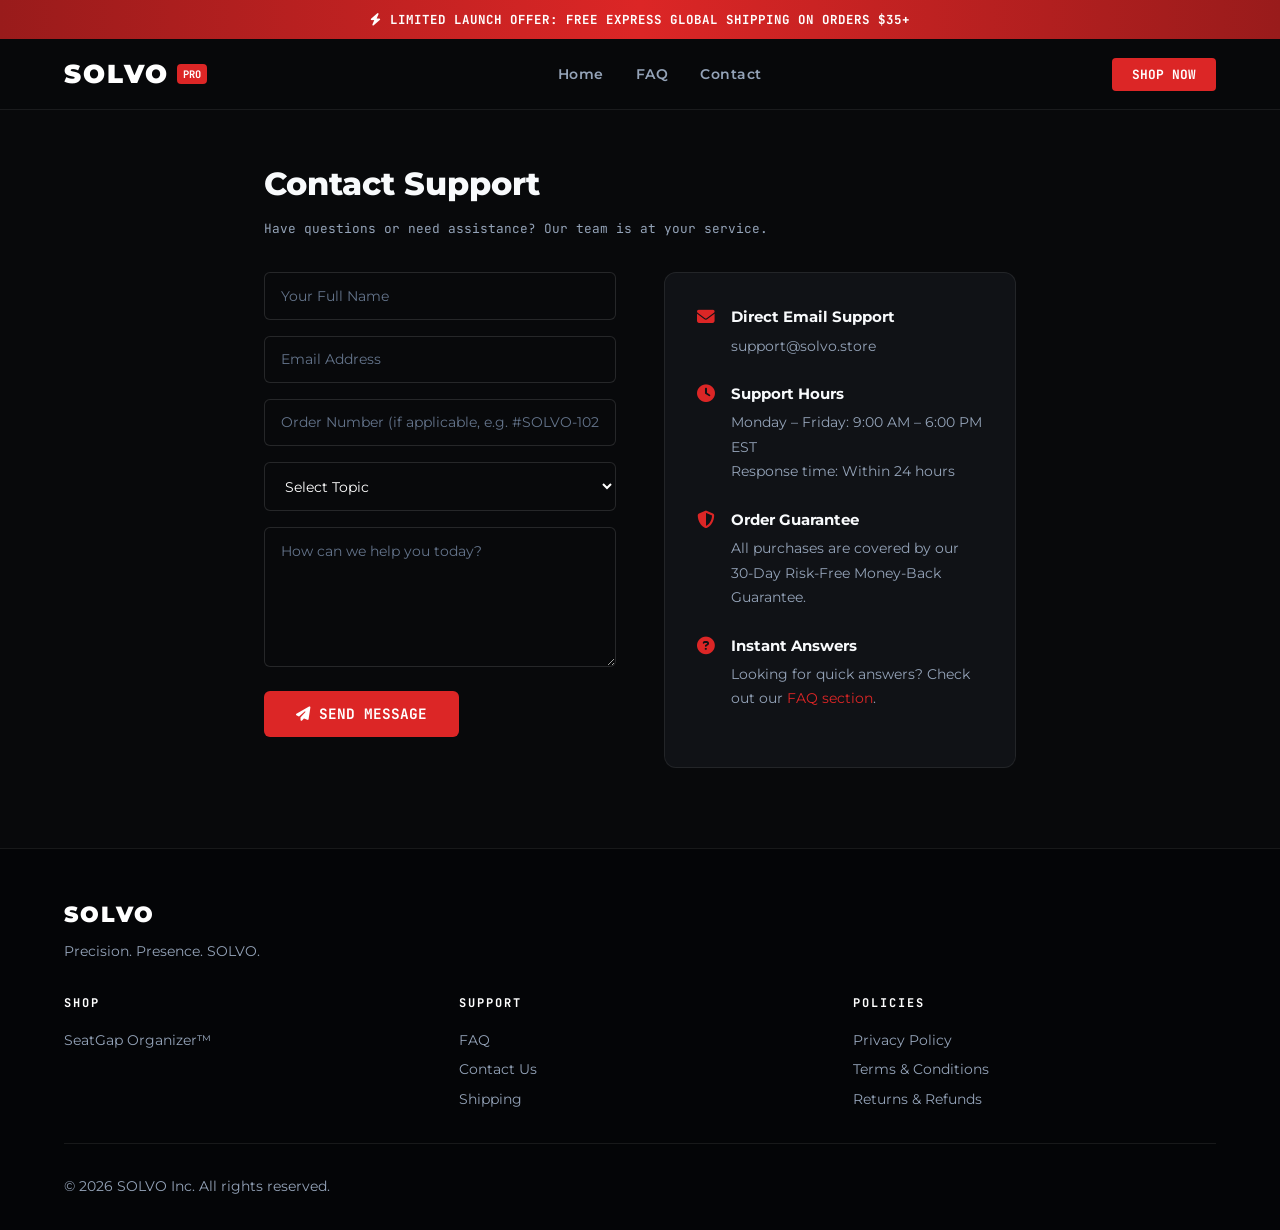
<file: contact.html>
<!DOCTYPE html>
<html lang="en">
<head>
    <meta charset="UTF-8">
    <meta name="viewport" content="width=device-width, initial-scale=1.0">
    <title>Contact Customer Support — SOLVO</title>
    <meta name="description" content="Contact SOLVO customer support. We are here to help with your orders, vehicle fitment, shipping inquiries, and returns.">
    <link rel="icon" type="image/svg+xml" href="assets/img/favicon.svg">
    <link rel="preconnect" href="https://fonts.googleapis.com">
    <link rel="preconnect" href="https://fonts.gstatic.com" crossorigin>
    <link href="https://fonts.googleapis.com/css2?family=JetBrains+Mono:wght@400;600;700&family=Montserrat:wght@400;500;600;700;800;900&display=swap" rel="stylesheet">
    <link rel="stylesheet" href="https://cdnjs.cloudflare.com/ajax/libs/font-awesome/6.5.1/css/all.min.css">
    <link rel="stylesheet" href="assets/css/style.css">
</head>
<body>
    <div class="announcement-bar"><span><i class="fa-solid fa-bolt"></i> LIMITED LAUNCH OFFER: FREE EXPRESS GLOBAL SHIPPING ON ORDERS $35+</span></div>
    <header class="solvo-header">
        <div class="store-container header-inner">
            <a href="index.html" class="brand-logo"><span class="logo-text">SOLVO</span><span class="logo-badge">PRO</span></a>
            <nav class="header-nav"><a href="index.html">Home</a><a href="faq.html">FAQ</a><a href="contact.html">Contact</a></nav>
            <div class="header-actions"><a href="index.html#order-section" class="btn-header-buy">SHOP NOW</a></div>
            <button class="mobile-menu-btn" onclick="toggleMobileMenu()" aria-label="Menu"><i class="fa-solid fa-bars"></i></button>
        </div>
        <div class="mobile-nav" id="mobile-nav"><a href="index.html">Home</a><a href="faq.html">FAQ</a><a href="contact.html">Contact</a><a href="index.html#order-section" class="btn-header-buy">SHOP NOW</a></div>
    </header>

    <main class="page-content">
        <h1>Contact Support</h1>
        <p class="page-updated">Have questions or need assistance? Our team is at your service.</p>

        <div class="contact-grid">
            <div>
                <form class="contact-form" onsubmit="handleContactSubmit(event)">
                    <input type="text" placeholder="Your Full Name" required>
                    <input type="email" placeholder="Email Address" required>
                    <input type="text" placeholder="Order Number (if applicable, e.g. #SOLVO-1024)">
                    <select required>
                        <option value="">Select Topic</option>
                        <option value="order">Order Status & Tracking</option>
                        <option value="fitment">Vehicle Compatibility</option>
                        <option value="return">Returns & Refunds</option>
                        <option value="product">Product Details</option>
                        <option value="other">General Inquiry</option>
                    </select>
                    <textarea placeholder="How can we help you today?" required></textarea>
                    <button type="submit"><i class="fa-solid fa-paper-plane"></i> SEND MESSAGE</button>
                </form>
            </div>

            <div>
                <div class="contact-info-card">
                    <div class="contact-info-item">
                        <i class="fa-solid fa-envelope"></i>
                        <div>
                            <h4>Direct Email Support</h4>
                            <p>support@solvo.store</p>
                        </div>
                    </div>
                    <div class="contact-info-item">
                        <i class="fa-solid fa-clock"></i>
                        <div>
                            <h4>Support Hours</h4>
                            <p>Monday – Friday: 9:00 AM – 6:00 PM EST<br>Response time: Within 24 hours</p>
                        </div>
                    </div>
                    <div class="contact-info-item">
                        <i class="fa-solid fa-shield-halved"></i>
                        <div>
                            <h4>Order Guarantee</h4>
                            <p>All purchases are covered by our 30-Day Risk-Free Money-Back Guarantee.</p>
                        </div>
                    </div>
                    <div class="contact-info-item">
                        <i class="fa-solid fa-circle-question"></i>
                        <div>
                            <h4>Instant Answers</h4>
                            <p>Looking for quick answers? Check out our <a href="faq.html">FAQ section</a>.</p>
                        </div>
                    </div>
                </div>
            </div>
        </div>
    </main>

    <footer class="solvo-footer">
        <div class="store-container footer-inner">
            <div class="footer-brand"><span class="footer-logo">SOLVO</span><p>Precision. Presence. SOLVO.</p></div>
            <div class="footer-columns">
                <div class="footer-col"><h4>SHOP</h4><a href="index.html">SeatGap Organizer™</a></div>
                <div class="footer-col"><h4>SUPPORT</h4><a href="faq.html">FAQ</a><a href="contact.html">Contact Us</a><a href="shipping.html">Shipping</a></div>
                <div class="footer-col"><h4>POLICIES</h4><a href="privacy.html">Privacy Policy</a><a href="terms.html">Terms & Conditions</a><a href="returns.html">Returns & Refunds</a></div>
            </div>
            <div class="footer-bottom"><div class="footer-copy">&copy; 2026 SOLVO Inc. All rights reserved.</div></div>
        </div>
    </footer>
    <script src="assets/js/main.js"></script>
</body>
</html>
</file>
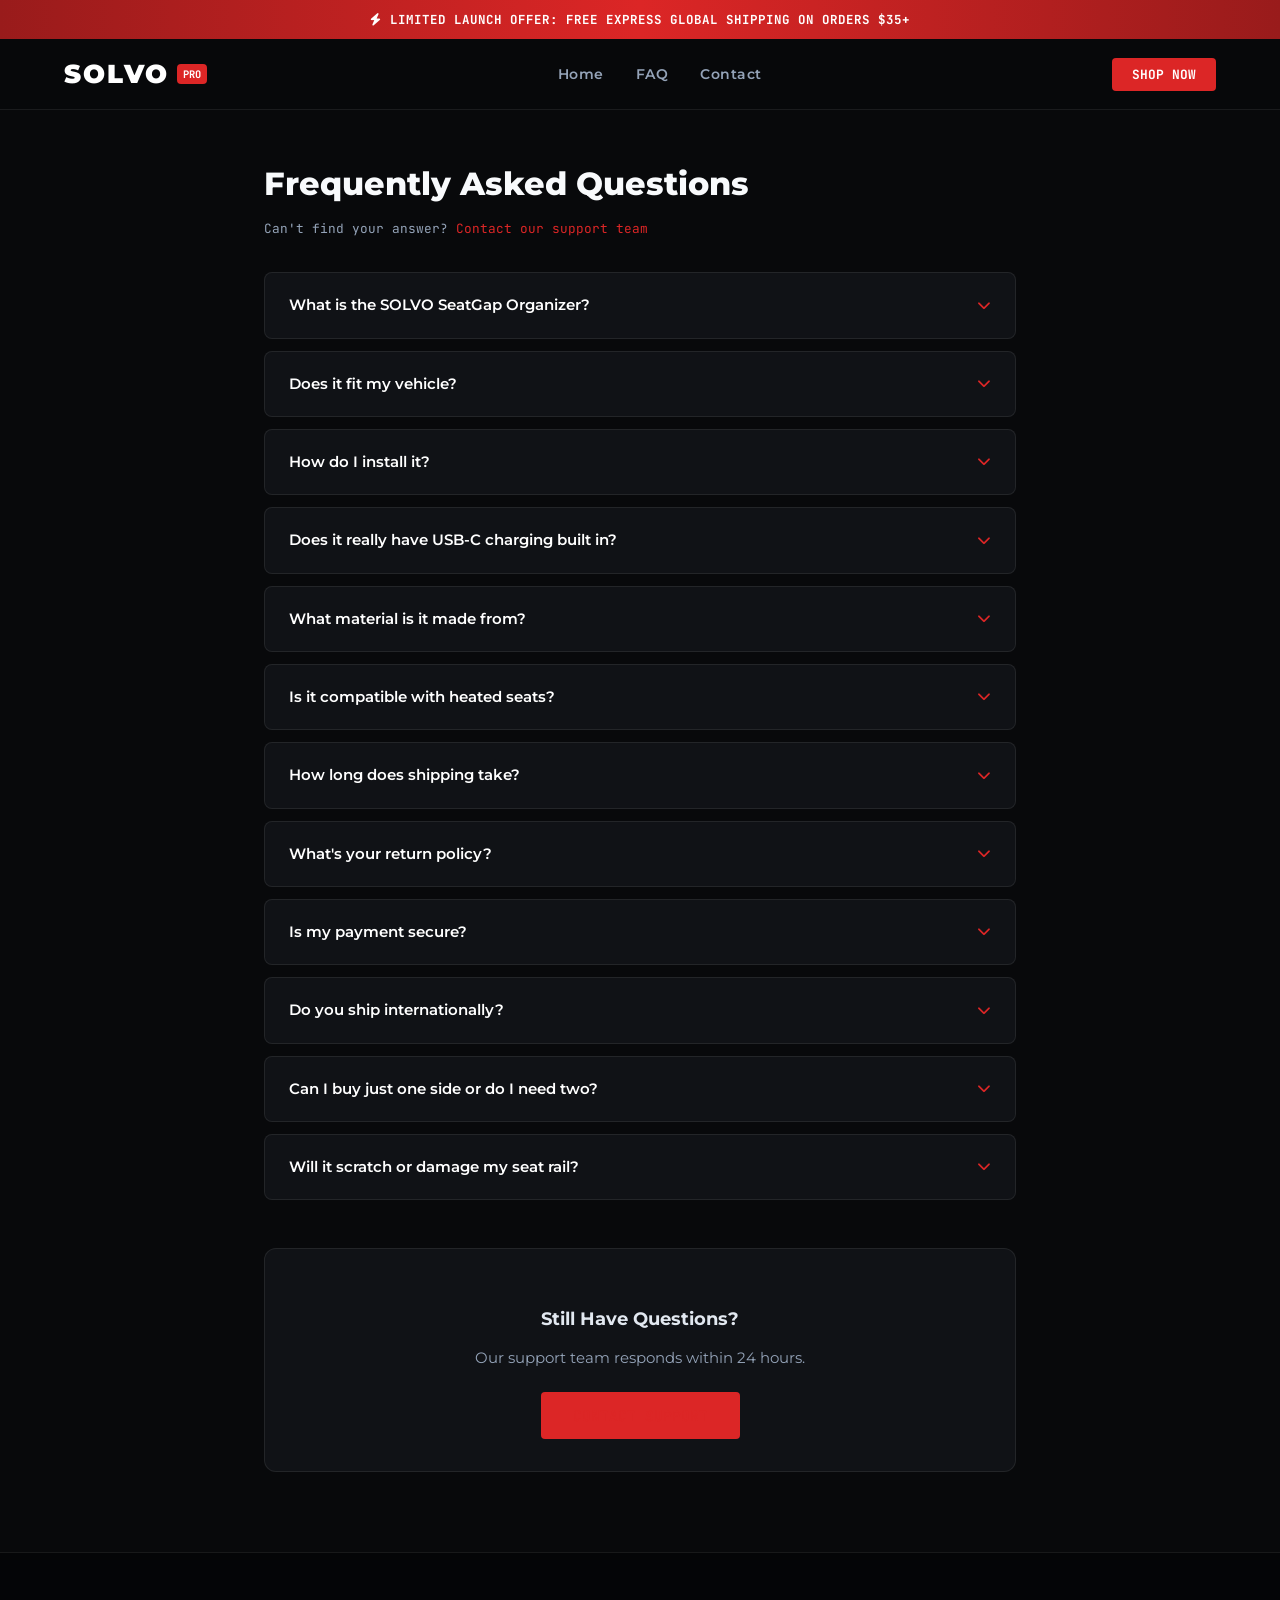
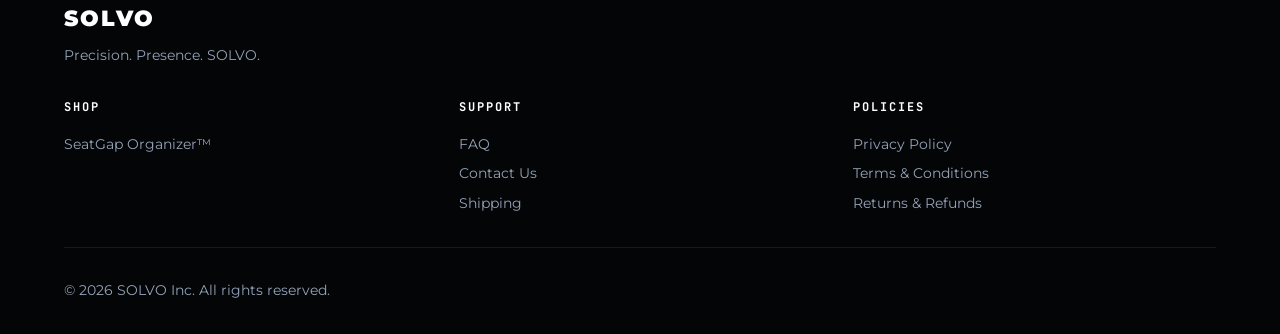
<file: faq.html>
<!DOCTYPE html>
<html lang="en">
<head>
    <meta charset="UTF-8">
    <meta name="viewport" content="width=device-width, initial-scale=1.0">
    <title>Frequently Asked Questions — SOLVO</title>
    <meta name="description" content="SOLVO FAQ. Find answers about the SeatGap Organizer, vehicle compatibility, shipping, returns, and payment security.">
    <link rel="icon" type="image/svg+xml" href="assets/img/favicon.svg">
    <link rel="preconnect" href="https://fonts.googleapis.com">
    <link rel="preconnect" href="https://fonts.gstatic.com" crossorigin>
    <link href="https://fonts.googleapis.com/css2?family=JetBrains+Mono:wght@400;600;700&family=Montserrat:wght@400;500;600;700;800;900&display=swap" rel="stylesheet">
    <link rel="stylesheet" href="https://cdnjs.cloudflare.com/ajax/libs/font-awesome/6.5.1/css/all.min.css">
    <link rel="stylesheet" href="assets/css/style.css">
</head>
<body>
    <div class="announcement-bar"><span><i class="fa-solid fa-bolt"></i> LIMITED LAUNCH OFFER: FREE EXPRESS GLOBAL SHIPPING ON ORDERS $35+</span></div>
    <header class="solvo-header">
        <div class="store-container header-inner">
            <a href="index.html" class="brand-logo"><span class="logo-text">SOLVO</span><span class="logo-badge">PRO</span></a>
            <nav class="header-nav"><a href="index.html">Home</a><a href="faq.html">FAQ</a><a href="contact.html">Contact</a></nav>
            <div class="header-actions"><a href="index.html#order-section" class="btn-header-buy">SHOP NOW</a></div>
            <button class="mobile-menu-btn" onclick="toggleMobileMenu()" aria-label="Menu"><i class="fa-solid fa-bars"></i></button>
        </div>
        <div class="mobile-nav" id="mobile-nav"><a href="index.html">Home</a><a href="faq.html">FAQ</a><a href="contact.html">Contact</a><a href="index.html#order-section" class="btn-header-buy">SHOP NOW</a></div>
    </header>

    <main class="page-content">
        <h1>Frequently Asked Questions</h1>
        <p class="page-updated">Can't find your answer? <a href="contact.html">Contact our support team</a></p>

        <div style="margin-top:2rem;">
            <div class="faq-item">
                <div class="faq-question">What is the SOLVO SeatGap Organizer? <i class="fa-solid fa-chevron-down"></i></div>
                <div class="faq-answer"><p>The SOLVO SeatGap Organizer™ is a premium automotive accessory that fills the gap between your car seat and center console. It prevents phones, keys, coins, and other small items from falling into the hard-to-reach crevice. Our model also features built-in retractable USB-C and Lightning fast-charging cables, so you can charge your devices without messy cords.</p></div>
            </div>

            <div class="faq-item">
                <div class="faq-question">Does it fit my vehicle? <i class="fa-solid fa-chevron-down"></i></div>
                <div class="faq-answer"><p>The SOLVO SeatGap Organizer is designed with a universal adjustable width that fits 99% of vehicles, including sedans, SUVs, trucks, and sports cars. It's compatible with BMW, Mercedes-Benz, Tesla, Toyota, Ford, Honda, Hyundai, Kia, Porsche, Audi, Land Rover, Chevrolet, and 50+ other makes. The high-density memory foam base compresses to fit gaps ranging from 0.6" to 2.4" wide. Use our <a href="index.html">Fitment Checker</a> on the homepage to verify your specific vehicle.</p></div>
            </div>

            <div class="faq-item">
                <div class="faq-question">How do I install it? <i class="fa-solid fa-chevron-down"></i></div>
                <div class="faq-answer"><p>Installation takes about 10 seconds — no tools required. Simply slide the organizer into the gap between your seat and center console. The non-slip memory foam base naturally wedges itself in place and holds firmly. No adhesives, clips, or modifications to your car interior are needed. It can be removed just as easily.</p></div>
            </div>

            <div class="faq-item">
                <div class="faq-question">Does it really have USB-C charging built in? <i class="fa-solid fa-chevron-down"></i></div>
                <div class="faq-answer"><p>Yes! The SOLVO SeatGap Organizer features dual retractable charging cables — one USB-C and one Lightning — built directly into the unit. Simply connect the main power cable to your car's USB port (or cigarette lighter with an adapter), and the retractable cables are ready to charge your phone at fast-charging speeds. The cables retract neatly when not in use, keeping your cabin clutter-free.</p></div>
            </div>

            <div class="faq-item">
                <div class="faq-question">What material is it made from? <i class="fa-solid fa-chevron-down"></i></div>
                <div class="faq-answer"><p>The exterior features a premium aerospace-grade carbon fiber textured finish combined with Nappa leather accents. It's designed to match the look and feel of luxury OEM car interiors (BMW, Mercedes, Tesla, etc.). The material is scratch-resistant, heat-resistant (-22°F to 176°F), and spill-proof — just wipe clean with any interior cleaner.</p></div>
            </div>

            <div class="faq-item">
                <div class="faq-question">Is it compatible with heated seats? <i class="fa-solid fa-chevron-down"></i></div>
                <div class="faq-answer"><p>Yes. The SOLVO SeatGap Organizer is rated for temperatures from -22°F to 176°F (-30°C to 80°C) and is fully compatible with heated seats. The memory foam base and exterior materials will not melt, deform, or emit odors when exposed to seat heating elements.</p></div>
            </div>

            <div class="faq-item">
                <div class="faq-question">How long does shipping take? <i class="fa-solid fa-chevron-down"></i></div>
                <div class="faq-answer"><p>Orders are processed within 1–3 business days. Delivery times depend on your location: US (7–15 business days), Canada/UK (10–20 days), EU (10–25 days), Australia (15–30 days). Orders over $35 (including the 2-Pack bundle) ship free worldwide. You'll receive tracking information via email. See our full <a href="shipping.html">Shipping Policy</a> for details.</p></div>
            </div>

            <div class="faq-item">
                <div class="faq-question">What's your return policy? <i class="fa-solid fa-chevron-down"></i></div>
                <div class="faq-answer"><p>We offer a 30-day money-back guarantee. If you're not 100% satisfied, return the item in unused condition with original packaging for a full refund. Defective or damaged items are replaced free of charge. See our full <a href="returns.html">Returns & Refund Policy</a> for details.</p></div>
            </div>

            <div class="faq-item">
                <div class="faq-question">Is my payment secure? <i class="fa-solid fa-chevron-down"></i></div>
                <div class="faq-answer"><p>Absolutely. All payments are processed through PayPal's secure payment gateway with 256-bit SSL encryption. We accept Visa, Mastercard, American Express, Apple Pay, and PayPal. We never store your credit card numbers or sensitive payment information on our servers. Your financial data goes directly to PayPal and is protected by their industry-leading buyer protection program.</p></div>
            </div>

            <div class="faq-item">
                <div class="faq-question">Do you ship internationally? <i class="fa-solid fa-chevron-down"></i></div>
                <div class="faq-answer"><p>Yes! We ship to over 100 countries worldwide, including the United States, Canada, United Kingdom, European Union, Australia, and more. International orders may be subject to customs duties and import taxes, which are the responsibility of the buyer. See our <a href="shipping.html">Shipping Policy</a> for full details.</p></div>
            </div>

            <div class="faq-item">
                <div class="faq-question">Can I buy just one side or do I need two? <i class="fa-solid fa-chevron-down"></i></div>
                <div class="faq-answer"><p>You can absolutely buy just one! Our single Driver Side Organizer ($24.00) covers the driver's seat gap. However, most customers choose the 2-Pack Complete Cabin Set ($39.00) to cover both the driver and passenger sides for symmetrical protection — plus it qualifies for free shipping and saves you 56% compared to buying two individually.</p></div>
            </div>

            <div class="faq-item">
                <div class="faq-question">Will it scratch or damage my seat rail? <i class="fa-solid fa-chevron-down"></i></div>
                <div class="faq-answer"><p>No. The SOLVO SeatGap Organizer uses a soft, high-density memory foam base that grips without adhesives or hard contact points. It will not scratch, scuff, or mark your seat rail, center console, or upholstery. It can be removed instantly without leaving any residue or damage.</p></div>
            </div>
        </div>

        <div style="text-align:center;margin-top:3rem;padding:2rem;background:var(--c-carbon);border:1px solid var(--c-border);border-radius:12px;">
            <h3>Still Have Questions?</h3>
            <p style="color:var(--c-muted);margin:0.75rem 0 1.25rem;">Our support team responds within 24 hours.</p>
            <a href="contact.html" class="btn-header-buy" style="display:inline-block;padding:0.75rem 2rem;font-size:0.9rem;">CONTACT SUPPORT</a>
        </div>
    </main>

    <footer class="solvo-footer">
        <div class="store-container footer-inner">
            <div class="footer-brand"><span class="footer-logo">SOLVO</span><p>Precision. Presence. SOLVO.</p></div>
            <div class="footer-columns">
                <div class="footer-col"><h4>SHOP</h4><a href="index.html">SeatGap Organizer™</a></div>
                <div class="footer-col"><h4>SUPPORT</h4><a href="faq.html">FAQ</a><a href="contact.html">Contact Us</a><a href="shipping.html">Shipping</a></div>
                <div class="footer-col"><h4>POLICIES</h4><a href="privacy.html">Privacy Policy</a><a href="terms.html">Terms & Conditions</a><a href="returns.html">Returns & Refunds</a></div>
            </div>
            <div class="footer-bottom"><div class="footer-copy">&copy; 2026 SOLVO Inc. All rights reserved.</div></div>
        </div>
    </footer>
    <script src="assets/js/main.js"></script>
</body>
</html>
</file>
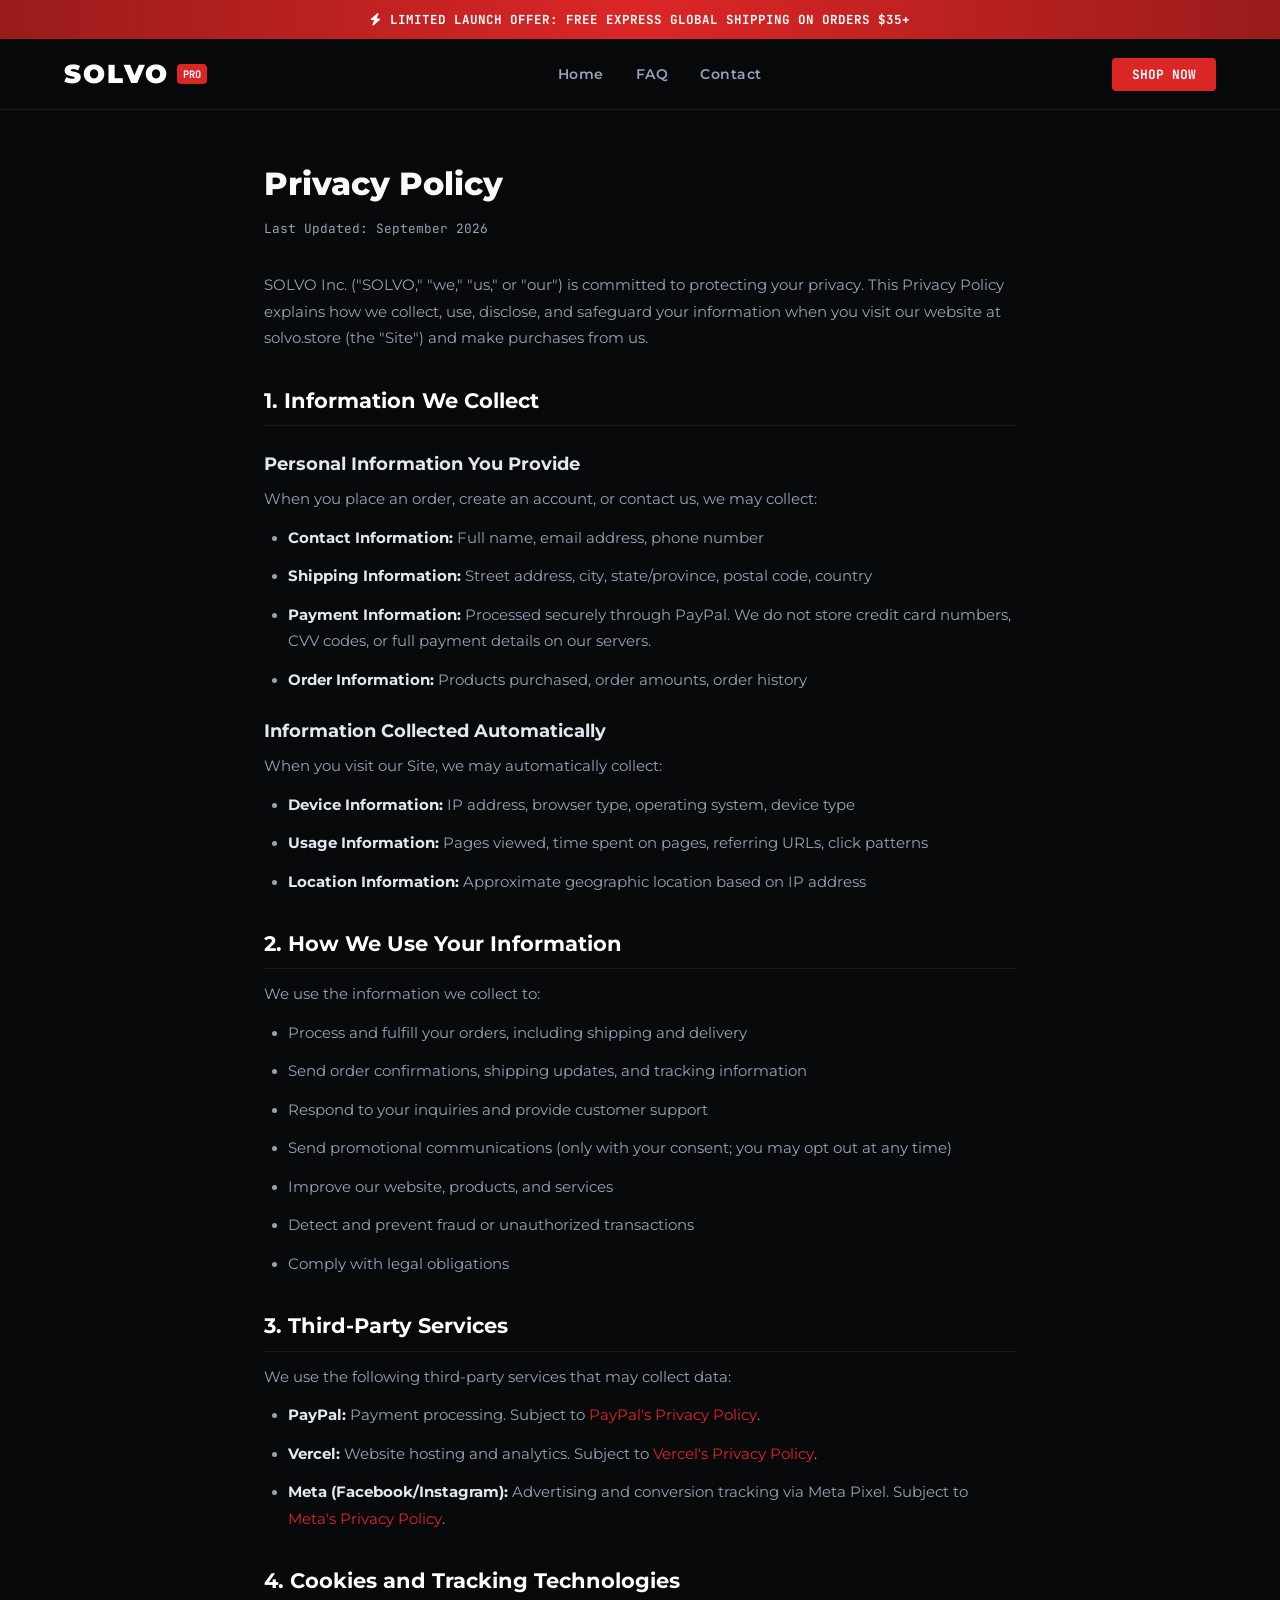
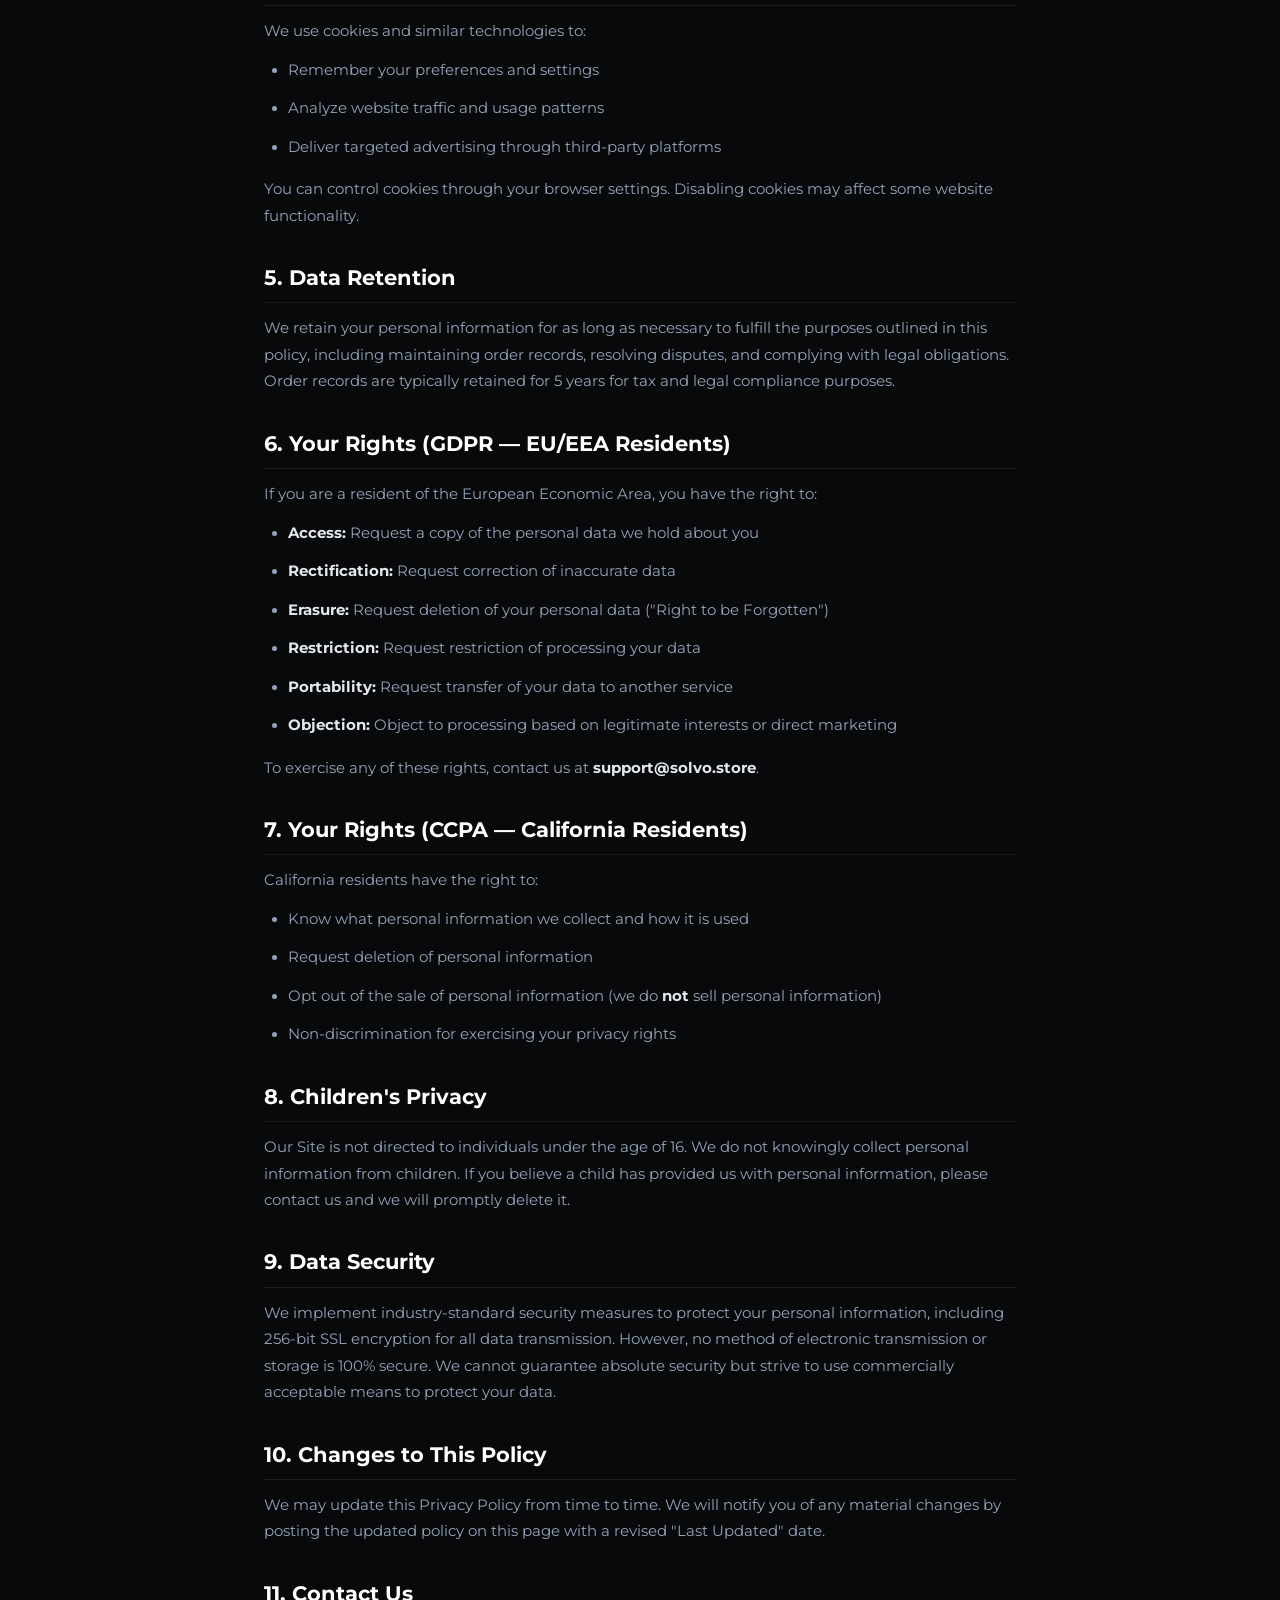
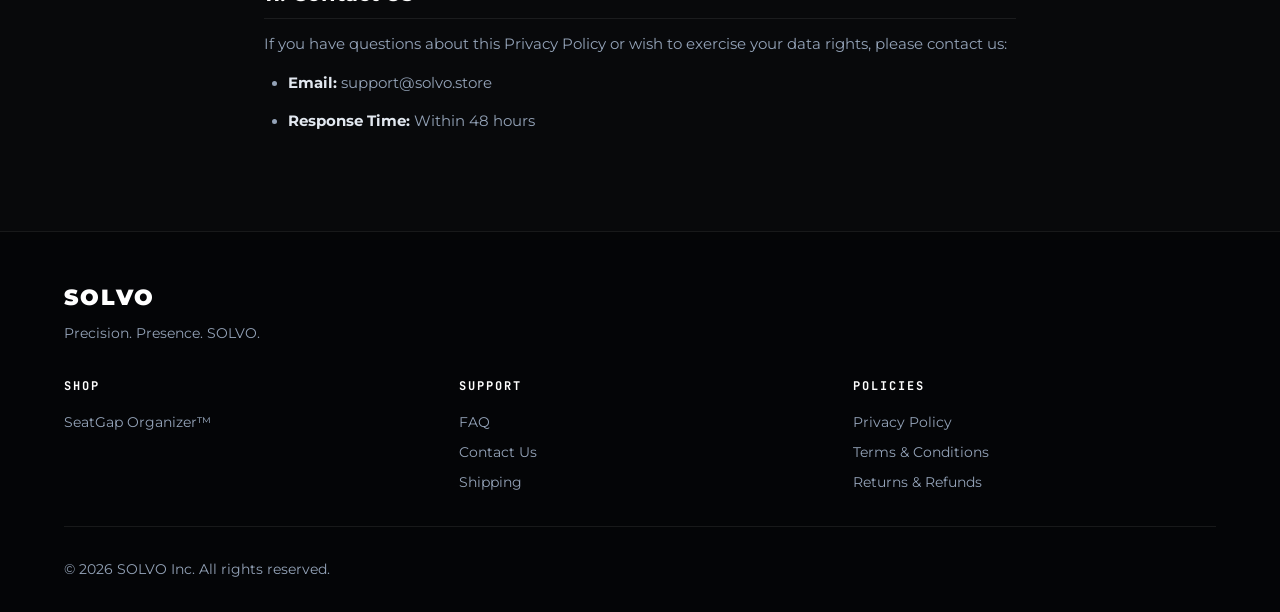
<file: privacy.html>
<!DOCTYPE html>
<html lang="en">
<head>
    <meta charset="UTF-8">
    <meta name="viewport" content="width=device-width, initial-scale=1.0">
    <title>Privacy Policy — SOLVO</title>
    <meta name="description" content="SOLVO Privacy Policy. Learn how we collect, use, and protect your personal information when you shop with us.">
    <link rel="icon" type="image/svg+xml" href="assets/img/favicon.svg">
    <link rel="preconnect" href="https://fonts.googleapis.com">
    <link rel="preconnect" href="https://fonts.gstatic.com" crossorigin>
    <link href="https://fonts.googleapis.com/css2?family=JetBrains+Mono:wght@400;600;700&family=Montserrat:wght@400;500;600;700;800;900&display=swap" rel="stylesheet">
    <link rel="stylesheet" href="https://cdnjs.cloudflare.com/ajax/libs/font-awesome/6.5.1/css/all.min.css">
    <link rel="stylesheet" href="assets/css/style.css">
</head>
<body>
    <div class="announcement-bar">
        <span><i class="fa-solid fa-bolt"></i> LIMITED LAUNCH OFFER: FREE EXPRESS GLOBAL SHIPPING ON ORDERS $35+</span>
    </div>
    <header class="solvo-header">
        <div class="store-container header-inner">
            <a href="index.html" class="brand-logo"><span class="logo-text">SOLVO</span><span class="logo-badge">PRO</span></a>
            <nav class="header-nav"><a href="index.html">Home</a><a href="faq.html">FAQ</a><a href="contact.html">Contact</a></nav>
            <div class="header-actions"><a href="index.html#order-section" class="btn-header-buy">SHOP NOW</a></div>
            <button class="mobile-menu-btn" onclick="toggleMobileMenu()" aria-label="Menu"><i class="fa-solid fa-bars"></i></button>
        </div>
        <div class="mobile-nav" id="mobile-nav"><a href="index.html">Home</a><a href="faq.html">FAQ</a><a href="contact.html">Contact</a><a href="index.html#order-section" class="btn-header-buy">SHOP NOW</a></div>
    </header>

    <main class="page-content">
        <h1>Privacy Policy</h1>
        <p class="page-updated">Last Updated: September 2026</p>

        <p>SOLVO Inc. ("SOLVO," "we," "us," or "our") is committed to protecting your privacy. This Privacy Policy explains how we collect, use, disclose, and safeguard your information when you visit our website at solvo.store (the "Site") and make purchases from us.</p>

        <h2>1. Information We Collect</h2>
        <h3>Personal Information You Provide</h3>
        <p>When you place an order, create an account, or contact us, we may collect:</p>
        <ul>
            <li><strong>Contact Information:</strong> Full name, email address, phone number</li>
            <li><strong>Shipping Information:</strong> Street address, city, state/province, postal code, country</li>
            <li><strong>Payment Information:</strong> Processed securely through PayPal. We do not store credit card numbers, CVV codes, or full payment details on our servers.</li>
            <li><strong>Order Information:</strong> Products purchased, order amounts, order history</li>
        </ul>

        <h3>Information Collected Automatically</h3>
        <p>When you visit our Site, we may automatically collect:</p>
        <ul>
            <li><strong>Device Information:</strong> IP address, browser type, operating system, device type</li>
            <li><strong>Usage Information:</strong> Pages viewed, time spent on pages, referring URLs, click patterns</li>
            <li><strong>Location Information:</strong> Approximate geographic location based on IP address</li>
        </ul>

        <h2>2. How We Use Your Information</h2>
        <p>We use the information we collect to:</p>
        <ul>
            <li>Process and fulfill your orders, including shipping and delivery</li>
            <li>Send order confirmations, shipping updates, and tracking information</li>
            <li>Respond to your inquiries and provide customer support</li>
            <li>Send promotional communications (only with your consent; you may opt out at any time)</li>
            <li>Improve our website, products, and services</li>
            <li>Detect and prevent fraud or unauthorized transactions</li>
            <li>Comply with legal obligations</li>
        </ul>

        <h2>3. Third-Party Services</h2>
        <p>We use the following third-party services that may collect data:</p>
        <ul>
            <li><strong>PayPal:</strong> Payment processing. Subject to <a href="https://www.paypal.com/us/legalhub/privacy-full" target="_blank" rel="noopener">PayPal's Privacy Policy</a>.</li>
            <li><strong>Vercel:</strong> Website hosting and analytics. Subject to <a href="https://vercel.com/legal/privacy-policy" target="_blank" rel="noopener">Vercel's Privacy Policy</a>.</li>
            <li><strong>Meta (Facebook/Instagram):</strong> Advertising and conversion tracking via Meta Pixel. Subject to <a href="https://www.facebook.com/privacy/explanation" target="_blank" rel="noopener">Meta's Privacy Policy</a>.</li>
        </ul>

        <h2>4. Cookies and Tracking Technologies</h2>
        <p>We use cookies and similar technologies to:</p>
        <ul>
            <li>Remember your preferences and settings</li>
            <li>Analyze website traffic and usage patterns</li>
            <li>Deliver targeted advertising through third-party platforms</li>
        </ul>
        <p>You can control cookies through your browser settings. Disabling cookies may affect some website functionality.</p>

        <h2>5. Data Retention</h2>
        <p>We retain your personal information for as long as necessary to fulfill the purposes outlined in this policy, including maintaining order records, resolving disputes, and complying with legal obligations. Order records are typically retained for 5 years for tax and legal compliance purposes.</p>

        <h2>6. Your Rights (GDPR — EU/EEA Residents)</h2>
        <p>If you are a resident of the European Economic Area, you have the right to:</p>
        <ul>
            <li><strong>Access:</strong> Request a copy of the personal data we hold about you</li>
            <li><strong>Rectification:</strong> Request correction of inaccurate data</li>
            <li><strong>Erasure:</strong> Request deletion of your personal data ("Right to be Forgotten")</li>
            <li><strong>Restriction:</strong> Request restriction of processing your data</li>
            <li><strong>Portability:</strong> Request transfer of your data to another service</li>
            <li><strong>Objection:</strong> Object to processing based on legitimate interests or direct marketing</li>
        </ul>
        <p>To exercise any of these rights, contact us at <strong>support@solvo.store</strong>.</p>

        <h2>7. Your Rights (CCPA — California Residents)</h2>
        <p>California residents have the right to:</p>
        <ul>
            <li>Know what personal information we collect and how it is used</li>
            <li>Request deletion of personal information</li>
            <li>Opt out of the sale of personal information (we do <strong>not</strong> sell personal information)</li>
            <li>Non-discrimination for exercising your privacy rights</li>
        </ul>

        <h2>8. Children's Privacy</h2>
        <p>Our Site is not directed to individuals under the age of 16. We do not knowingly collect personal information from children. If you believe a child has provided us with personal information, please contact us and we will promptly delete it.</p>

        <h2>9. Data Security</h2>
        <p>We implement industry-standard security measures to protect your personal information, including 256-bit SSL encryption for all data transmission. However, no method of electronic transmission or storage is 100% secure. We cannot guarantee absolute security but strive to use commercially acceptable means to protect your data.</p>

        <h2>10. Changes to This Policy</h2>
        <p>We may update this Privacy Policy from time to time. We will notify you of any material changes by posting the updated policy on this page with a revised "Last Updated" date.</p>

        <h2>11. Contact Us</h2>
        <p>If you have questions about this Privacy Policy or wish to exercise your data rights, please contact us:</p>
        <ul>
            <li><strong>Email:</strong> support@solvo.store</li>
            <li><strong>Response Time:</strong> Within 48 hours</li>
        </ul>
    </main>

    <footer class="solvo-footer">
        <div class="store-container footer-inner">
            <div class="footer-brand"><span class="footer-logo">SOLVO</span><p>Precision. Presence. SOLVO.</p></div>
            <div class="footer-columns">
                <div class="footer-col"><h4>SHOP</h4><a href="index.html">SeatGap Organizer™</a></div>
                <div class="footer-col"><h4>SUPPORT</h4><a href="faq.html">FAQ</a><a href="contact.html">Contact Us</a><a href="shipping.html">Shipping</a></div>
                <div class="footer-col"><h4>POLICIES</h4><a href="privacy.html">Privacy Policy</a><a href="terms.html">Terms & Conditions</a><a href="returns.html">Returns & Refunds</a></div>
            </div>
            <div class="footer-bottom"><div class="footer-copy">&copy; 2026 SOLVO Inc. All rights reserved.</div></div>
        </div>
    </footer>
    <script src="assets/js/main.js"></script>
</body>
</html>
</file>
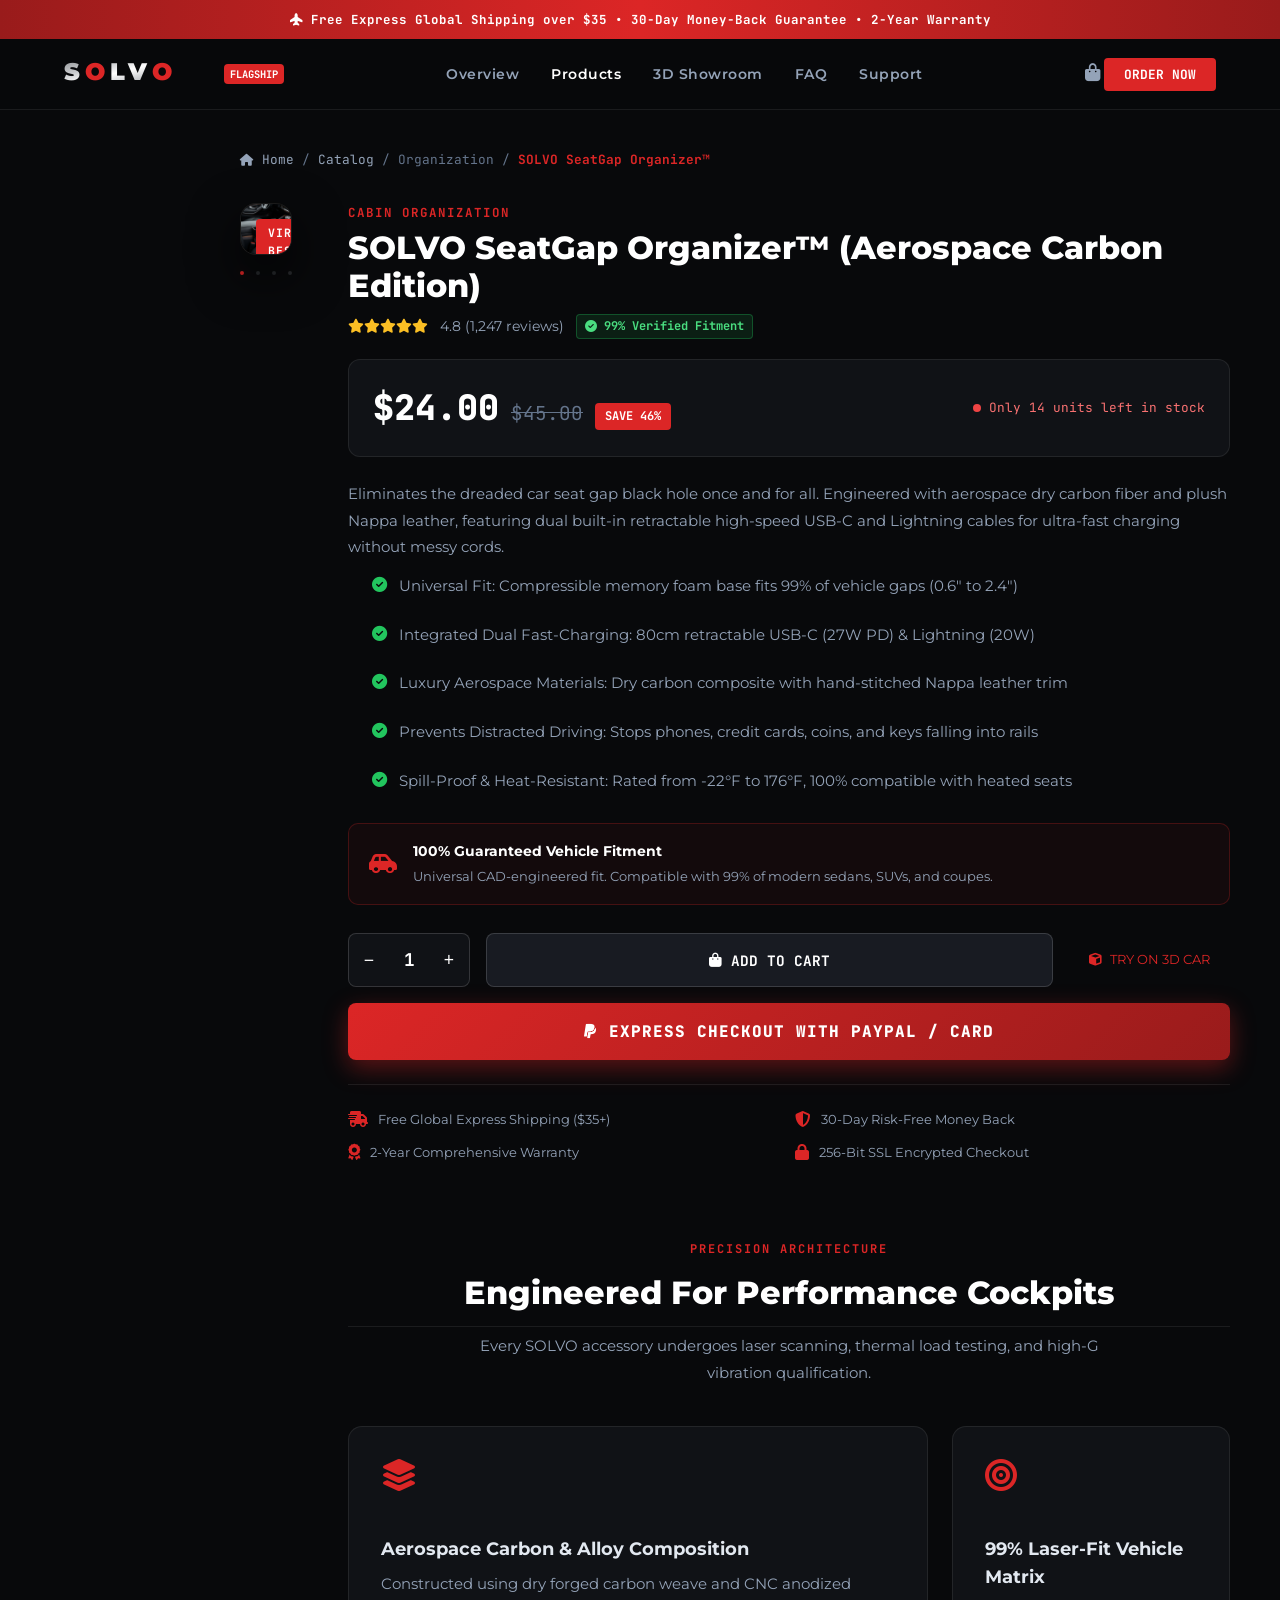
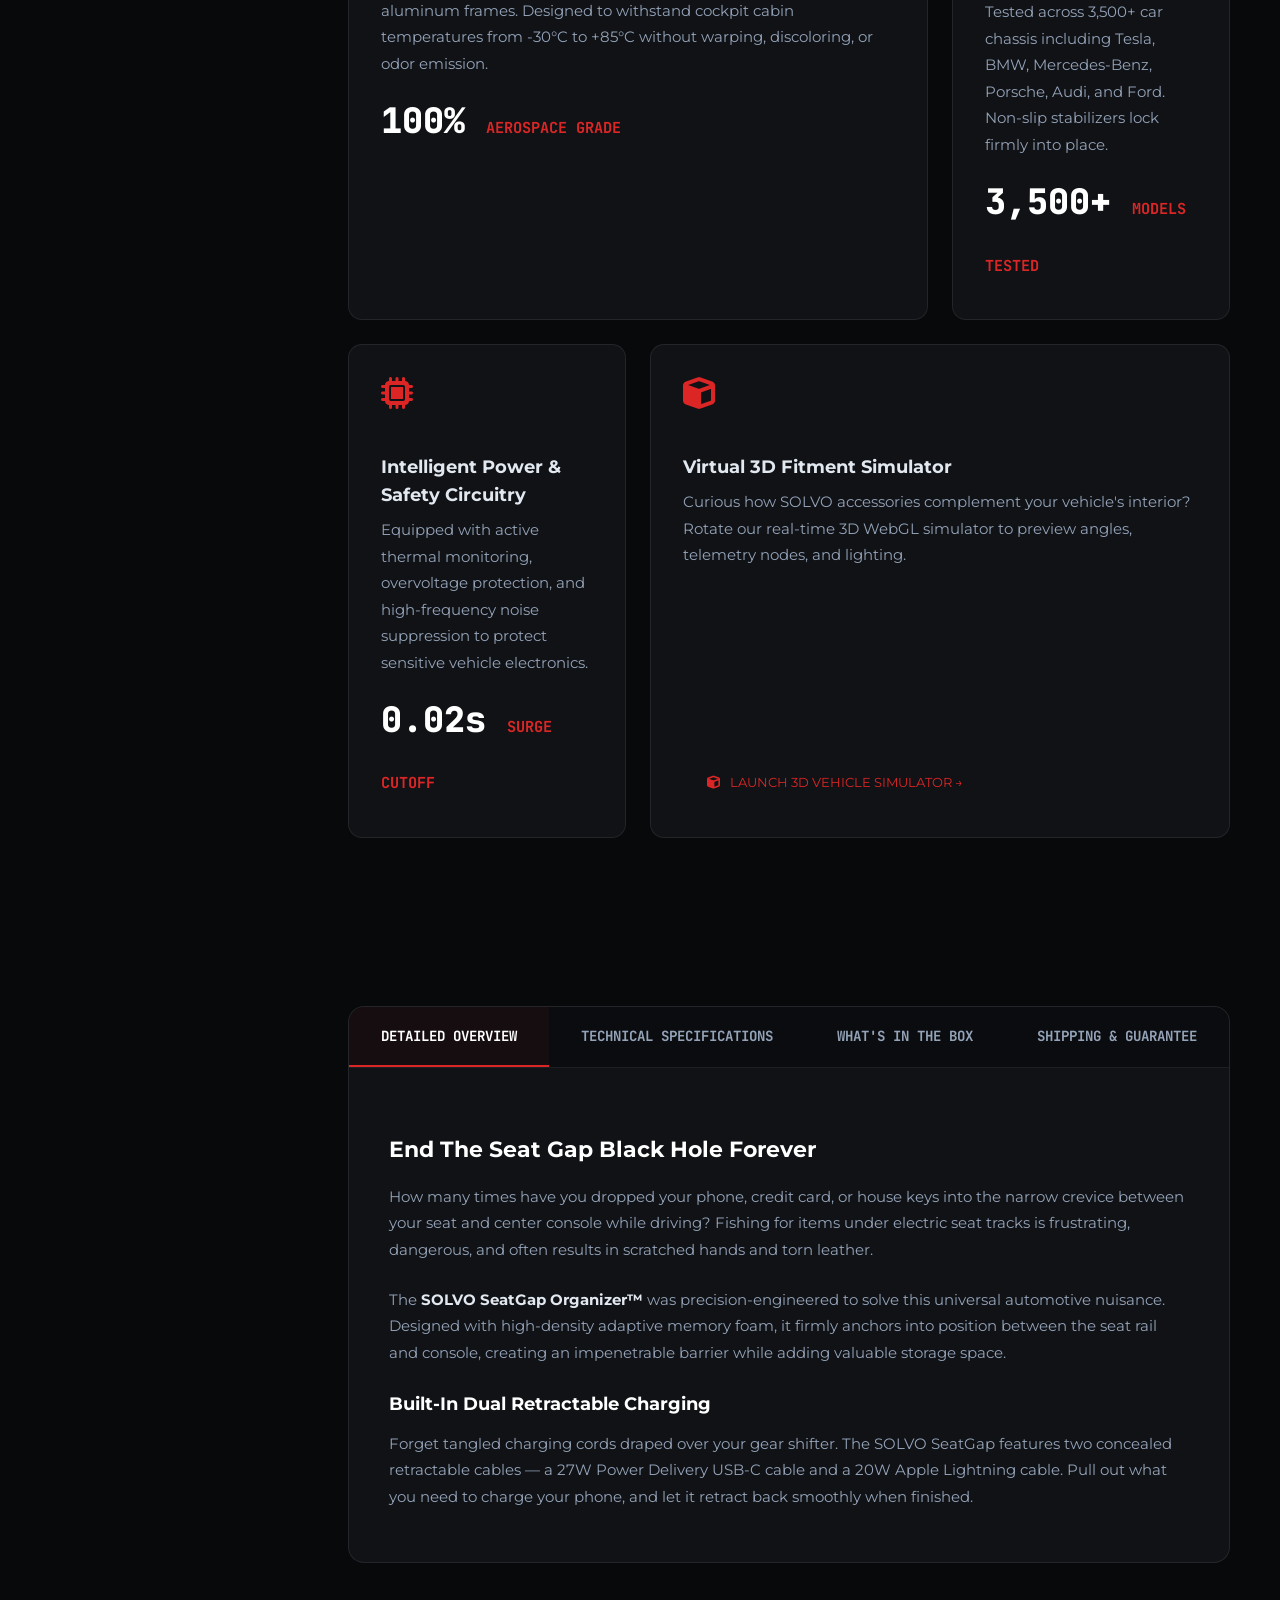
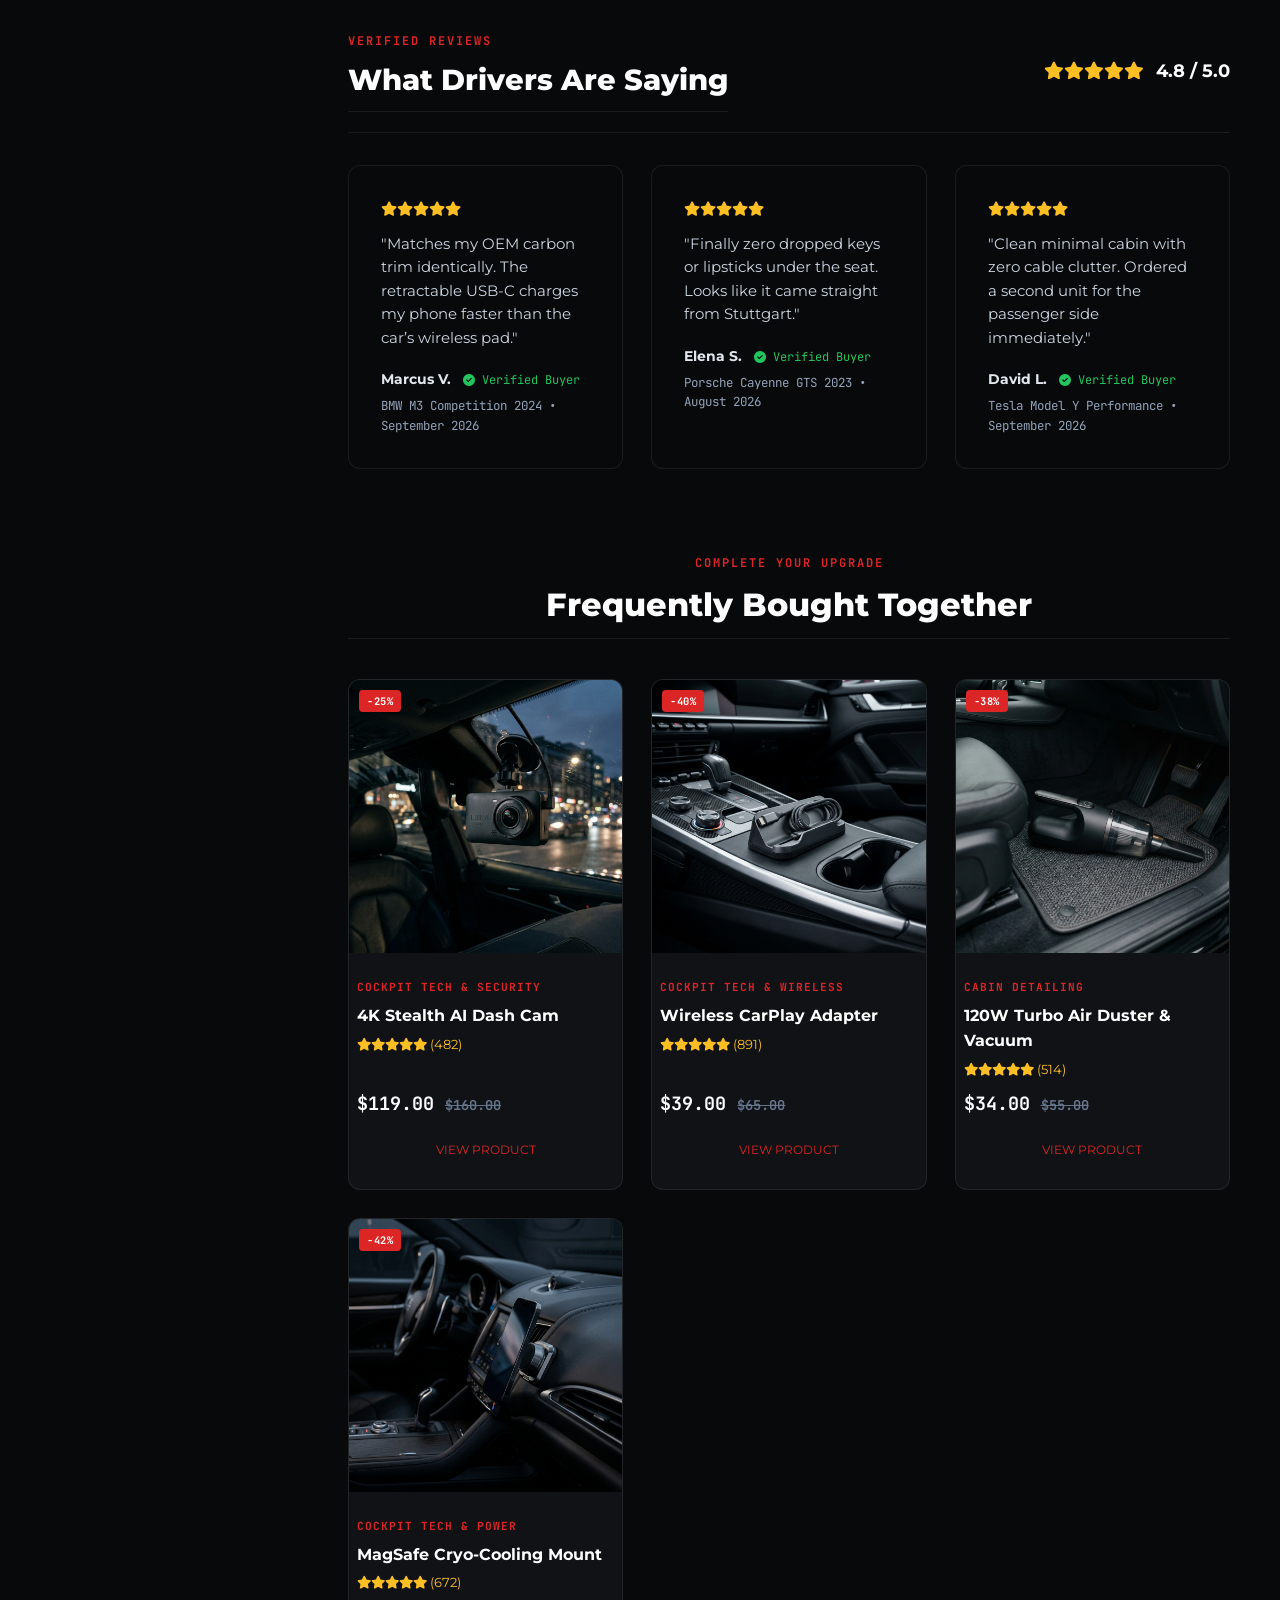
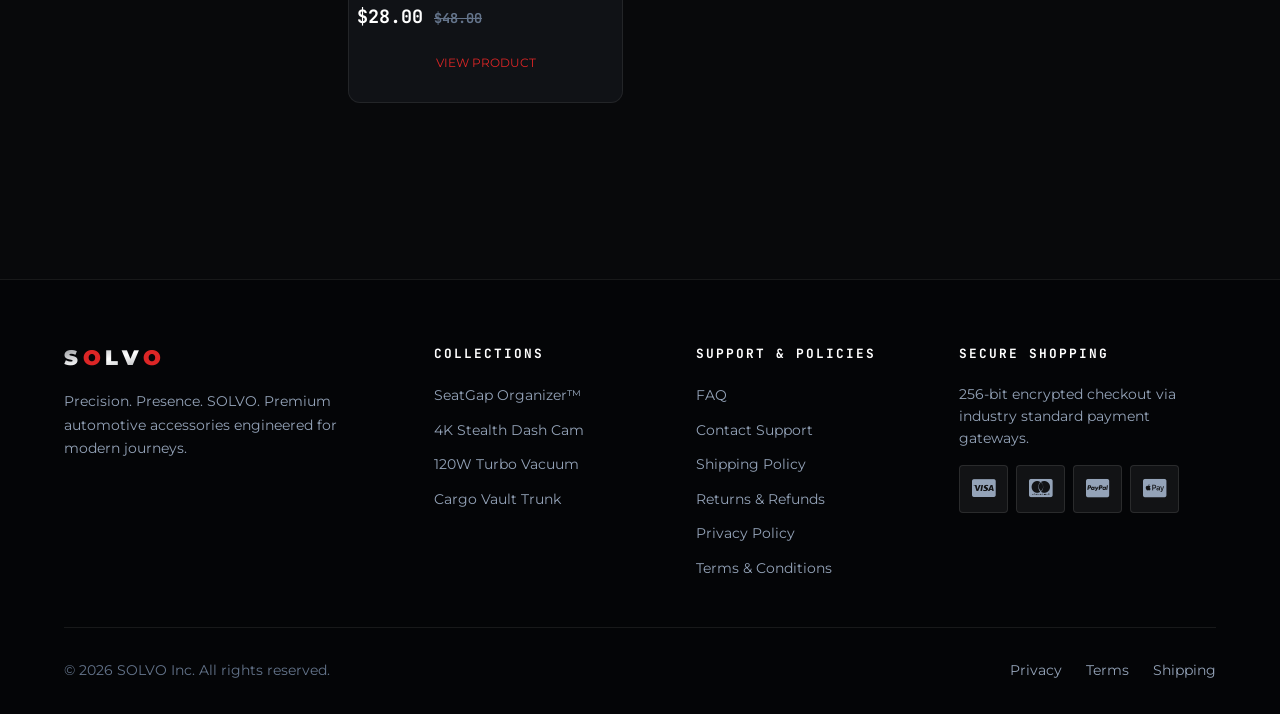
<file: product.html>
<!DOCTYPE html>
<html lang="en">
<head>
    <meta charset="UTF-8">
    <meta name="viewport" content="width=device-width, initial-scale=1.0, maximum-scale=5.0">
    <title id="page-title">SOLVO — Precision Automotive Luxury</title>
    <meta name="description" id="page-desc" content="Discover bespoke automotive accessories engineered for high-performance vehicles.">
    <link rel="canonical" href="https://solvo.store/product.html">
    <link rel="icon" type="image/svg+xml" href="assets/img/favicon.svg">

    <!-- Google Search Console Verification -->
    <meta name="google-site-verification" content="googlec660322f2991dfce">

    <!-- Google tag (gtag.js) - Google Analytics 4 & Conversion Tracking -->
    <script async src="https://www.googletagmanager.com/gtag/js?id=G-WWN1MNE93T"></script>
    <script>
      window.dataLayer = window.dataLayer || [];
      function gtag(){dataLayer.push(arguments);}
      gtag('js', new Date());
      gtag('config', 'G-WWN1MNE93T', { 'send_page_view': true });
    </script>

    <!-- Open Graph -->
    <meta property="og:type" content="product">
    <meta property="og:site_name" content="SOLVO">
    <meta property="og:title" id="og-title" content="SOLVO Precision Engineering">
    <meta property="og:description" id="og-desc" content="Discover advanced solutions designed to elevate your luxury driving experience.">
    <meta property="og:image" id="og-img" content="https://solvo.store/assets/img/seatgap_hero.jpg">

    <!-- Google Fonts -->
    <link rel="preconnect" href="https://fonts.googleapis.com">
    <link rel="preconnect" href="https://fonts.gstatic.com" crossorigin>
    <link href="https://fonts.googleapis.com/css2?family=Montserrat:wght@400;500;600;700;800;900&family=JetBrains+Mono:wght@400;600;700&display=swap" rel="stylesheet">

    <!-- FontAwesome 6 -->
    <link rel="stylesheet" href="https://cdnjs.cloudflare.com/ajax/libs/font-awesome/6.5.1/css/all.min.css">

    <!-- Stylesheets -->
    <link rel="stylesheet" href="assets/css/style.css">
</head>
<body>

    <!-- ═══════════════════════════════════════════════════════════════
         ANNOUNCEMENT BAR
    ════════════════════════════════════════════════════════════════ -->
    <div class="announcement-bar">
        <span><i class="fa-solid fa-plane-up"></i> Free Express Global Shipping over $35 &bull; 30-Day Money-Back Guarantee &bull; 2-Year Warranty</span>
    </div>

    <!-- ═══════════════════════════════════════════════════════════════
         FLAGSHIP HEADER WITH BRUSHED CHROME LOGO
    ════════════════════════════════════════════════════════════════ -->
    <header class="solvo-header">
        <div class="store-container header-inner">
            <a href="index.html" class="brand-logo" aria-label="SOLVO Home">
                <svg viewBox="0 0 180 40" xmlns="http://www.w3.org/2000/svg" style="height:32px;width:auto;">
                    <defs>
                        <linearGradient id="chrome-grad-pdp" x1="0%" y1="0%" x2="100%" y2="100%">
                            <stop offset="0%" stop-color="#8A8D91"/>
                            <stop offset="30%" stop-color="#C7C9CC"/>
                            <stop offset="50%" stop-color="#FFFFFF"/>
                            <stop offset="70%" stop-color="#C7C9CC"/>
                            <stop offset="100%" stop-color="#8A8D91"/>
                        </linearGradient>
                    </defs>
                    <text x="0" y="28" font-family="'Montserrat', sans-serif" font-weight="900" font-size="30" fill="url(#chrome-grad-pdp)" letter-spacing="6">
                        S<tspan fill="#DC2626">O</tspan>LV<tspan fill="#DC2626">O</tspan>
                    </text>
                </svg>
                <span class="logo-badge" style="margin-left:8px;">FLAGSHIP</span>
            </a>
            <nav class="header-nav">
                <a href="index.html">Overview</a>
                <a href="index.html#catalog-grid" style="color:#fff;">Products</a>
                <a href="index.html#solvo-hotspots">3D Showroom</a>
                <a href="faq.html">FAQ</a>
                <a href="contact.html">Support</a>
            </nav>
            <div class="header-actions">
                <button type="button" class="action-icon" title="View Cart" onclick="if(window.solvoCart) solvoCart.open();" style="background:none;border:none;padding:0;color:#94A3B8;cursor:pointer;font-size:1.1rem;position:relative;">
                    <i class="fa-solid fa-bag-shopping"></i>
                    <span class="cart-badge" style="position:absolute;top:-6px;right:-8px;background:#DC2626;color:#fff;font-size:0.6rem;font-weight:800;padding:1px 5px;border-radius:10px;display:none;">0</span>
                </button>
                <a href="#pdp-buy-btn" class="btn-header-buy">ORDER NOW</a>
                <button class="mobile-menu-btn" onclick="toggleMobileMenu()" aria-label="Menu"><i class="fa-solid fa-bars"></i></button>
            </div>
        </div>
        <div class="mobile-nav" id="mobile-nav">
            <a href="index.html">Overview</a>
            <a href="index.html#catalog-grid">Products Catalog</a>
            <a href="index.html#solvo-hotspots">3D Showroom</a>
            <a href="faq.html">FAQ</a>
            <a href="contact.html">Support</a>
            <a href="#pdp-buy-btn" class="btn-header-buy">ORDER NOW</a>
        </div>
    </header>

    <main class="page-content pdp-section store-container">

        <!-- Breadcrumbs -->
        <nav class="pdp-breadcrumbs" aria-label="Breadcrumb">
            <a href="index.html"><i class="fa-solid fa-house" style="font-size:0.75rem;"></i> Home</a>
            <span>/</span>
            <a href="index.html#catalog-grid">Catalog</a>
            <span>/</span>
            <span id="pdp-crumb-cat">Category</span>
            <span>/</span>
            <span class="active" id="pdp-crumb-title">Product Name</span>
        </nav>

        <!-- Main Product Grid: 2 Columns -->
        <div class="pdp-grid">

            <!-- Left: Interactive Gallery -->
            <div class="pdp-gallery">
                <div class="pdp-main-image-wrap">
                    <span class="pdp-gallery-badge" id="pdp-badge-text">BESTSELLER</span>
                    <img id="pdp-main-img" src="assets/img/seatgap_hero.jpg" alt="SOLVO Product">
                </div>
                <div class="pdp-thumbs" id="pdp-thumbs-strip">
                    <!-- Thumbnails generated dynamically by JS -->
                </div>
            </div>

            <!-- Right: Product Information & Purchase -->
            <div class="pdp-info">
                <span class="pdp-series-tag" id="pdp-category-tag">CABIN ORGANIZATION</span>
                <h1 class="pdp-title" id="pdp-product-title">SOLVO SeatGap Organizer™</h1>

                <!-- Rating & Social Proof Strip -->
                <div class="pdp-rating-strip">
                    <div class="pdp-rating-stars">
                        <i class="fa-solid fa-star"></i><i class="fa-solid fa-star"></i><i class="fa-solid fa-star"></i><i class="fa-solid fa-star"></i><i class="fa-solid fa-star"></i>
                    </div>
                    <span class="pdp-rating-count" id="pdp-rating-text">4.8 (1,247 reviews)</span>
                    <span class="pdp-rating-verified"><i class="fa-solid fa-circle-check"></i> 99% Verified Fitment</span>
                </div>

                <!-- Price & Urgency Box -->
                <div class="pdp-price-box">
                    <div class="pdp-price-values">
                        <span class="pdp-price-current" id="pdp-price-current">$24.00</span>
                        <span class="pdp-price-old" id="pdp-price-old">$45.00</span>
                        <span class="pdp-save-pill" id="pdp-save-pill">SAVE 46%</span>
                    </div>
                    <div class="pdp-stock-urgency">
                        <div class="pdp-stock-dot"></div>
                        <span id="pdp-stock-text">Only 14 units left in stock</span>
                    </div>
                </div>

                <!-- Short Problem-Solving Pitch -->
                <p class="pdp-short-desc" id="pdp-short-desc">
                    Ends the seat-gap black hole once and for all. Engineered with aerospace dry carbon fiber and supple Nappa leather trim.
                </p>

                <!-- Key Highlights Checklist -->
                <ul class="pdp-highlights" id="pdp-highlights">
                    <!-- Populated dynamically -->
                </ul>

                <!-- Guaranteed Fitment Widget -->
                <div class="pdp-fitment-widget">
                    <i class="fa-solid fa-car-side pdp-fitment-icon"></i>
                    <div class="pdp-fitment-text">
                        <strong>100% Guaranteed Vehicle Fitment</strong>
                        <span>Universal CAD-engineered fit. Compatible with 99% of modern sedans, SUVs, and coupes.</span>
                    </div>
                </div>

                <!-- Quantity & Actions -->
                <div class="pdp-actions-row">
                    <div class="pdp-qty-wrap">
                        <button class="pdp-qty-btn" onclick="adjustQty(-1)" aria-label="Decrease">&minus;</button>
                        <span class="pdp-qty-val" id="pdp-qty-val">1</span>
                        <button class="pdp-qty-btn" onclick="adjustQty(1)" aria-label="Increase">&plus;</button>
                    </div>
                    <button class="pdp-btn-add" onclick="handleAddToCart()">
                        <i class="fa-solid fa-bag-shopping"></i> ADD TO CART
                    </button>
                    <a href="index.html#solvo-hotspots" class="solvo-btn-metallic" style="padding:0.85rem 1.25rem;font-size:0.8rem;text-decoration:none;display:inline-flex;align-items:center;gap:0.5rem;border-radius:6px;" title="Test on 3D Car Model">
                        <i class="fa-solid fa-cube" style="color:#DC2626;"></i> TRY ON 3D CAR
                    </a>
                </div>

                <!-- Primary Express Checkout Button -->
                <button class="pdp-btn-buy-now" id="pdp-buy-btn" onclick="handlePdpOrder()">
                    <i class="fa-brands fa-paypal"></i> EXPRESS CHECKOUT WITH PAYPAL / CARD
                </button>

                <!-- Trust Strip -->
                <div class="pdp-trust-grid">
                    <div class="pdp-trust-item">
                        <i class="fa-solid fa-truck-fast"></i>
                        <span>Free Global Express Shipping ($35+)</span>
                    </div>
                    <div class="pdp-trust-item">
                        <i class="fa-solid fa-shield-halved"></i>
                        <span>30-Day Risk-Free Money Back</span>
                    </div>
                    <div class="pdp-trust-item">
                        <i class="fa-solid fa-award"></i>
                        <span>2-Year Comprehensive Warranty</span>
                    </div>
                    <div class="pdp-trust-item">
                        <i class="fa-solid fa-lock"></i>
                        <span>256-Bit SSL Encrypted Checkout</span>
                    </div>
                </div>

        <!-- ═══════════════════════════════════════════════════════════════
             SUPERDESIGN BENTO GRID: AUTOMOTIVE ENGINEERING ARCHITECTURE
        ════════════════════════════════════════════════════════════════ -->
        <section class="solvo-bento-section" style="margin: 4.5rem 0 3rem;">
            <div style="text-align:center;margin-bottom:2.5rem;">
                <span style="color:#DC2626;font-family:'JetBrains Mono',monospace;font-size:0.75rem;letter-spacing:2px;font-weight:700;text-transform:uppercase;">PRECISION ARCHITECTURE</span>
                <h2 style="font-size:2rem;font-weight:800;color:#fff;margin:0.4rem 0;">Engineered For Performance Cockpits</h2>
                <p style="color:#94A3B8;max-width:620px;margin:0 auto;font-size:0.92rem;">Every SOLVO accessory undergoes laser scanning, thermal load testing, and high-G vibration qualification.</p>
            </div>

            <div class="solvo-bento-grid">
                <!-- Bento Card 1: Wide -->
                <div class="solvo-bento-card solvo-bento-card--wide">
                    <i class="fa-solid fa-layer-group solvo-bento-icon"></i>
                    <h3 class="solvo-bento-title">Aerospace Carbon & Alloy Composition</h3>
                    <p class="solvo-bento-desc">Constructed using dry forged carbon weave and CNC anodized aluminum frames. Designed to withstand cockpit cabin temperatures from -30°C to +85°C without warping, discoloring, or odor emission.</p>
                    <span class="solvo-bento-stat">100% <span>AEROSPACE GRADE</span></span>
                </div>

                <!-- Bento Card 2 -->
                <div class="solvo-bento-card">
                    <i class="fa-solid fa-bullseye solvo-bento-icon"></i>
                    <h3 class="solvo-bento-title">99% Laser-Fit Vehicle Matrix</h3>
                    <p class="solvo-bento-desc">Tested across 3,500+ car chassis including Tesla, BMW, Mercedes-Benz, Porsche, Audi, and Ford. Non-slip stabilizers lock firmly into place.</p>
                    <span class="solvo-bento-stat">3,500+ <span>MODELS TESTED</span></span>
                </div>

                <!-- Bento Card 3 -->
                <div class="solvo-bento-card">
                    <i class="fa-solid fa-microchip solvo-bento-icon"></i>
                    <h3 class="solvo-bento-title">Intelligent Power & Safety Circuitry</h3>
                    <p class="solvo-bento-desc">Equipped with active thermal monitoring, overvoltage protection, and high-frequency noise suppression to protect sensitive vehicle electronics.</p>
                    <span class="solvo-bento-stat">0.02s <span>SURGE CUTOFF</span></span>
                </div>

                <!-- Bento Card 4: Wide -->
                <div class="solvo-bento-card solvo-bento-card--wide" style="display:flex;flex-direction:column;justify-content:space-between;">
                    <div>
                        <i class="fa-solid fa-cube solvo-bento-icon"></i>
                        <h3 class="solvo-bento-title">Virtual 3D Fitment Simulator</h3>
                        <p class="solvo-bento-desc">Curious how SOLVO accessories complement your vehicle's interior? Rotate our real-time 3D WebGL simulator to preview angles, telemetry nodes, and lighting.</p>
                    </div>
                    <div style="margin-top:1.5rem;">
                        <a href="index.html#solvo-hotspots" class="solvo-btn-metallic" style="padding:0.75rem 1.5rem;font-size:0.82rem;text-decoration:none;display:inline-flex;align-items:center;gap:0.6rem;border-radius:6px;">
                            <i class="fa-solid fa-cube" style="color:#DC2626;"></i> LAUNCH 3D VEHICLE SIMULATOR &rarr;
                        </a>
                    </div>
                </div>
            </div>
        </section>

        <!-- Full-Width In-Depth Information Tabs -->
        <div class="pdp-tabs-container">
            <div class="pdp-tabs-header">
                <button class="pdp-tab-trigger active" onclick="switchTab('overview', this)">DETAILED OVERVIEW</button>
                <button class="pdp-tab-trigger" onclick="switchTab('specs', this)">TECHNICAL SPECIFICATIONS</button>
                <button class="pdp-tab-trigger" onclick="switchTab('box', this)">WHAT'S IN THE BOX</button>
                <button class="pdp-tab-trigger" onclick="switchTab('shipping', this)">SHIPPING & GUARANTEE</button>
            </div>

            <!-- Tab 1: Overview -->
            <div class="pdp-tab-pane active" id="tab-overview">
                <div id="pdp-overview-content"></div>
            </div>

            <!-- Tab 2: Specs -->
            <div class="pdp-tab-pane" id="tab-specs">
                <table class="pdp-table">
                    <tbody id="pdp-specs-tbody"></tbody>
                </table>
            </div>

            <!-- Tab 3: What's In The Box -->
            <div class="pdp-tab-pane" id="tab-box">
                <div class="pdp-box-grid" id="pdp-box-grid"></div>
            </div>

            <!-- Tab 4: Shipping & Guarantee -->
            <div class="pdp-tab-pane" id="tab-shipping">
                <h3 style="color:#fff;font-size:1.3rem;margin-bottom:1rem;">Worldwide Express Shipping & 30-Day Coverage</h3>
                <p style="color:#94A3B8;line-height:1.8;margin-bottom:1.5rem;">All SOLVO orders are dispatched within 24–48 hours from our international logistics hubs. Each shipment includes door-to-door online tracking and insured delivery.</p>
                <div style="display:grid;grid-template-columns:repeat(auto-fit, minmax(200px, 1fr));gap:1rem;margin-bottom:2rem;">
                    <div style="background:rgba(255,255,255,0.03);border:1px solid rgba(255,255,255,0.08);padding:1rem;border-radius:8px;">
                        <strong style="color:#fff;display:block;margin-bottom:0.35rem;">United States</strong>
                        <span style="color:#94A3B8;font-size:0.88rem;">7–15 Business Days (USPS / DHL Express)</span>
                    </div>
                    <div style="background:rgba(255,255,255,0.03);border:1px solid rgba(255,255,255,0.08);padding:1rem;border-radius:8px;">
                        <strong style="color:#fff;display:block;margin-bottom:0.35rem;">Canada & UK</strong>
                        <span style="color:#94A3B8;font-size:0.88rem;">10–20 Business Days (Royal Mail / Canada Post)</span>
                    </div>
                    <div style="background:rgba(255,255,255,0.03);border:1px solid rgba(255,255,255,0.08);padding:1rem;border-radius:8px;">
                        <strong style="color:#fff;display:block;margin-bottom:0.35rem;">European Union</strong>
                        <span style="color:#94A3B8;font-size:0.88rem;">10–25 Business Days (Priority Tracked)</span>
                    </div>
                </div>
                <h4 style="color:#fff;font-size:1.1rem;margin-bottom:0.5rem;">30-Day Zero-Risk Return Guarantee</h4>
                <p style="color:#94A3B8;line-height:1.8;">If you are not 100% satisfied with the craftsmanship or fitment in your vehicle, contact our 24/7 concierge team at <strong>support@solvo.store</strong> within 30 days for a full, prompt refund.</p>
            </div>
        </div>

        <!-- Verified Customer Reviews Section -->
        <section class="pdp-reviews-section">
            <div style="display:flex;align-items:center;justify-content:space-between;flex-wrap:wrap;gap:1rem;border-bottom:1px solid rgba(255,255,255,0.08);padding-bottom:1rem;">
                <div>
                    <span style="color:#DC2626;font-family:var(--f-mono);font-size:0.75rem;letter-spacing:2px;font-weight:700;">VERIFIED REVIEWS</span>
                    <h2 style="font-size:1.8rem;color:#fff;font-weight:800;margin:0.25rem 0;">What Drivers Are Saying</h2>
                </div>
                <div style="display:flex;align-items:center;gap:0.75rem;">
                    <div style="color:#FBBF24;font-size:1.1rem;"><i class="fa-solid fa-star"></i><i class="fa-solid fa-star"></i><i class="fa-solid fa-star"></i><i class="fa-solid fa-star"></i><i class="fa-solid fa-star"></i></div>
                    <strong style="color:#fff;font-size:1.1rem;">4.8 / 5.0</strong>
                </div>
            </div>

            <div class="pdp-reviews-grid" id="pdp-reviews-grid">
                <!-- Injected dynamically -->
            </div>
        </section>

        <!-- Related Products Recommendations -->
        <section style="margin-top:5rem;">
            <div style="text-align:center;margin-bottom:2.5rem;">
                <span style="color:#DC2626;font-family:var(--f-mono);font-size:0.75rem;letter-spacing:2px;font-weight:700;">COMPLETE YOUR UPGRADE</span>
                <h2 style="font-size:2rem;color:#fff;font-weight:800;margin:0.25rem 0;">Frequently Bought Together</h2>
            </div>
            <div style="display:grid;grid-template-columns:repeat(auto-fill, minmax(260px, 1fr));gap:1.75rem;" id="pdp-related-grid">
                <!-- Injected dynamically -->
            </div>
        </section>

    </main>

    <!-- ═══════════════════════════════════════════════════════════════
         FLAGSHIP FOOTER WITH CHROME LOGO
    ════════════════════════════════════════════════════════════════ -->
    <footer class="store-footer" role="contentinfo" style="background:#040507;border-top:1px solid rgba(255,255,255,0.08);padding:4rem 0 2rem;margin-top:6rem;">
        <div class="store-container">
            <div class="footer-grid" style="display:grid;grid-template-columns:1.5fr 1fr 1fr 1.2fr;gap:3rem;margin-bottom:3rem;">
                <div class="footer-brand">
                    <a href="index.html" class="brand-logo" aria-label="SOLVO Home">
                        <svg viewBox="0 0 180 40" xmlns="http://www.w3.org/2000/svg" style="height:30px;width:auto;">
                            <defs>
                                <linearGradient id="chrome-footer-pdp" x1="0%" y1="0%" x2="100%" y2="100%">
                                    <stop offset="0%" stop-color="#8A8D91"/>
                                    <stop offset="50%" stop-color="#FFFFFF"/>
                                    <stop offset="100%" stop-color="#8A8D91"/>
                                </linearGradient>
                            </defs>
                            <text x="0" y="28" font-family="'Montserrat', sans-serif" font-weight="900" font-size="28" fill="url(#chrome-footer-pdp)" letter-spacing="6">
                                S<tspan fill="#DC2626">O</tspan>LV<tspan fill="#DC2626">O</tspan>
                            </text>
                        </svg>
                    </a>
                    <p style="color:#94A3B8;font-size:0.875rem;line-height:1.7;margin-top:1rem;">Precision. Presence. SOLVO. Premium automotive accessories engineered for modern journeys.</p>
                </div>

                <div>
                    <h4 class="footer-title" style="color:#fff;font-family:'JetBrains Mono',monospace;font-size:0.8rem;letter-spacing:2px;margin-bottom:1.25rem;">COLLECTIONS</h4>
                    <ul class="footer-links" style="list-style:none;padding:0;display:flex;flex-direction:column;gap:0.75rem;font-size:0.88rem;">
                        <li><a href="product.html?id=seatgap" style="color:#94A3B8;text-decoration:none;">SeatGap Organizer™</a></li>
                        <li><a href="product.html?id=dashcam" style="color:#94A3B8;text-decoration:none;">4K Stealth Dash Cam</a></li>
                        <li><a href="product.html?id=vacuum" style="color:#94A3B8;text-decoration:none;">120W Turbo Vacuum</a></li>
                        <li><a href="product.html?id=trunk-vault" style="color:#94A3B8;text-decoration:none;">Cargo Vault Trunk</a></li>
                    </ul>
                </div>

                <div>
                    <h4 class="footer-title" style="color:#fff;font-family:'JetBrains Mono',monospace;font-size:0.8rem;letter-spacing:2px;margin-bottom:1.25rem;">SUPPORT & POLICIES</h4>
                    <ul class="footer-links" style="list-style:none;padding:0;display:flex;flex-direction:column;gap:0.75rem;font-size:0.88rem;">
                        <li><a href="faq.html" style="color:#94A3B8;text-decoration:none;">FAQ</a></li>
                        <li><a href="contact.html" style="color:#94A3B8;text-decoration:none;">Contact Support</a></li>
                        <li><a href="shipping.html" style="color:#94A3B8;text-decoration:none;">Shipping Policy</a></li>
                        <li><a href="returns.html" style="color:#94A3B8;text-decoration:none;">Returns & Refunds</a></li>
                        <li><a href="privacy.html" style="color:#94A3B8;text-decoration:none;">Privacy Policy</a></li>
                        <li><a href="terms.html" style="color:#94A3B8;text-decoration:none;">Terms & Conditions</a></li>
                    </ul>
                </div>

                <div>
                    <h4 class="footer-title" style="color:#fff;font-family:'JetBrains Mono',monospace;font-size:0.8rem;letter-spacing:2px;margin-bottom:1.25rem;">SECURE SHOPPING</h4>
                    <p style="color:#94A3B8;font-size:0.85rem;margin-bottom:1rem;line-height:1.6;">256-bit encrypted checkout via industry standard payment gateways.</p>
                    <div style="display:flex;gap:0.5rem;flex-wrap:wrap;font-size:1.3rem;color:#94A3B8;">
                        <span style="background:rgba(255,255,255,0.06);padding:6px 12px;border-radius:4px;border:1px solid rgba(255,255,255,0.1);"><i class="fa-brands fa-cc-visa"></i></span>
                        <span style="background:rgba(255,255,255,0.06);padding:6px 12px;border-radius:4px;border:1px solid rgba(255,255,255,0.1);"><i class="fa-brands fa-cc-mastercard"></i></span>
                        <span style="background:rgba(255,255,255,0.06);padding:6px 12px;border-radius:4px;border:1px solid rgba(255,255,255,0.1);"><i class="fa-brands fa-cc-paypal"></i></span>
                        <span style="background:rgba(255,255,255,0.06);padding:6px 12px;border-radius:4px;border:1px solid rgba(255,255,255,0.1);"><i class="fa-brands fa-cc-apple-pay"></i></span>
                    </div>
                </div>
            </div>

            <div class="footer-bottom" style="display:flex;justify-content:space-between;align-items:center;padding-top:2rem;border-top:1px solid rgba(255,255,255,0.08);color:#64748B;font-size:0.85rem;flex-wrap:wrap;gap:1rem;">
                <span>&copy; 2026 SOLVO Inc. All rights reserved.</span>
                <span style="display:flex;gap:1.5rem;">
                    <a href="privacy.html" style="color:#94A3B8;text-decoration:none;">Privacy</a>
                    <a href="terms.html" style="color:#94A3B8;text-decoration:none;">Terms</a>
                    <a href="shipping.html" style="color:#94A3B8;text-decoration:none;">Shipping</a>
                </span>
            </div>
        </div>
    </footer>

    <!-- Scripts -->
    <script src="assets/js/product-data.js"></script>
    <script src="assets/js/solvo-cart.js"></script>
    <script src="assets/js/main.js"></script>
    <script>
        let currentProduct = null;
        let selectedQty = 1;

        function initPDP() {
            const urlParams = new URLSearchParams(window.location.search);
            const prodId = urlParams.get('id') || 'seatgap';
            currentProduct = solvoProductsMaster[prodId] || solvoProductsMaster['seatgap'];

            // Google Analytics 4 Ecommerce View Item Event
            if (typeof gtag === 'function' && currentProduct) {
                gtag('event', 'view_item', {
                    currency: 'USD',
                    value: currentProduct.price,
                    items: [{
                        item_id: currentProduct.id,
                        item_name: currentProduct.name,
                        item_category: currentProduct.category,
                        price: currentProduct.price
                    }]
                });
            }

            // Title & Meta
            document.title = currentProduct.name + ' — SOLVO';
            document.getElementById('pdp-crumb-cat').textContent = currentProduct.breadcrumbCat;
            document.getElementById('pdp-crumb-title').textContent = currentProduct.shortName;

            // Gallery
            const mainImg = document.getElementById('pdp-main-img');
            mainImg.src = currentProduct.images[0];
            mainImg.alt = currentProduct.name;
            document.getElementById('pdp-badge-text').textContent = currentProduct.badgeText;

            const thumbsContainer = document.getElementById('pdp-thumbs-strip');
            thumbsContainer.innerHTML = '';
            currentProduct.images.forEach((imgSrc, idx) => {
                const thumbBtn = document.createElement('button');
                thumbBtn.className = 'pdp-thumb' + (idx === 0 ? ' active' : '');
                thumbBtn.innerHTML = `<img src="${imgSrc}" alt="${currentProduct.name} thumbnail ${idx + 1}">`;
                thumbBtn.onclick = () => {
                    document.querySelectorAll('.pdp-thumb').forEach(t => t.classList.remove('active'));
                    thumbBtn.classList.add('active');
                    mainImg.src = imgSrc;
                };
                thumbsContainer.appendChild(thumbBtn);
            });

            // Product Information
            document.getElementById('pdp-category-tag').textContent = currentProduct.category;
            document.getElementById('pdp-product-title').textContent = currentProduct.name;
            document.getElementById('pdp-rating-text').textContent = `${currentProduct.rating} (${currentProduct.reviewsCount.toLocaleString()} reviews)`;
            document.getElementById('pdp-price-current').textContent = '$' + currentProduct.price.toFixed(2);
            document.getElementById('pdp-price-old').textContent = '$' + currentProduct.oldPrice.toFixed(2);
            document.getElementById('pdp-save-pill').textContent = 'SAVE ' + currentProduct.savePercent;
            document.getElementById('pdp-stock-text').textContent = `Only ${currentProduct.stockLeft} units left in stock`;
            document.getElementById('pdp-short-desc').textContent = currentProduct.shortDesc;

            // Highlights
            const hlUl = document.getElementById('pdp-highlights');
            hlUl.innerHTML = '';
            currentProduct.highlights.forEach(hl => {
                const li = document.createElement('li');
                li.innerHTML = `<i class="fa-solid fa-circle-check"></i> <span>${hl}</span>`;
                hlUl.appendChild(li);
            });

            // Tab 1: Overview
            document.getElementById('pdp-overview-content').innerHTML = currentProduct.overviewHTML;

            // Tab 2: Specs Table
            const specsTbody = document.getElementById('pdp-specs-tbody');
            specsTbody.innerHTML = '';
            currentProduct.specs.forEach(s => {
                const tr = document.createElement('tr');
                tr.innerHTML = `<td>${s.key}</td><td>${s.val}</td>`;
                specsTbody.appendChild(tr);
            });

            // Tab 3: Box Items
            const boxGrid = document.getElementById('pdp-box-grid');
            boxGrid.innerHTML = '';
            currentProduct.inTheBox.forEach(item => {
                const boxDiv = document.createElement('div');
                boxDiv.className = 'pdp-box-item';
                boxDiv.innerHTML = `<i class="fa-solid fa-box"></i><span>${item}</span>`;
                boxGrid.appendChild(boxDiv);
            });

            // Reviews Grid
            const revGrid = document.getElementById('pdp-reviews-grid');
            revGrid.innerHTML = '';
            currentProduct.reviews.forEach(r => {
                const card = document.createElement('div');
                card.className = 'review-card';
                card.innerHTML = `
                    <div class="review-stars"><i class="fa-solid fa-star"></i><i class="fa-solid fa-star"></i><i class="fa-solid fa-star"></i><i class="fa-solid fa-star"></i><i class="fa-solid fa-star"></i></div>
                    <p style="color:#CBD5E1;font-size:0.92rem;line-height:1.6;margin:0.75rem 0;">"${r.comment}"</p>
                    <div class="review-author" style="margin-top:1rem;">
                        <strong>${r.author}</strong> <span class="review-badge"><i class="fa-solid fa-circle-check"></i> Verified Buyer</span>
                        <div class="review-vehicle">${r.vehicle} &bull; ${r.date}</div>
                    </div>
                `;
                revGrid.appendChild(card);
            });

            // Related Products
            const relGrid = document.getElementById('pdp-related-grid');
            relGrid.innerHTML = '';
            const allKeys = Object.keys(solvoProductsMaster).filter(k => k !== prodId);
            const relatedKeys = allKeys.slice(0, 4);
            relatedKeys.forEach(k => {
                const rp = solvoProductsMaster[k];
                const card = document.createElement('div');
                card.className = 'product-card';
                card.onclick = () => { window.location.href = `product.html?id=${rp.id}`; };
                card.innerHTML = `
                    <div class="product-card__media">
                        <img src="${rp.images[0]}" alt="${rp.name}">
                        <div class="product-card__badges">
                            <span class="badge badge--sale">-${rp.savePercent}</span>
                        </div>
                    </div>
                    <div style="padding:1.25rem 0.5rem;display:flex;flex-direction:column;flex:1;justify-content:space-between;">
                        <div>
                            <span style="font-family:'JetBrains Mono',monospace;font-size:0.7rem;color:#DC2626;font-weight:700;letter-spacing:1px;text-transform:uppercase;">${rp.category}</span>
                            <h4 style="font-size:1rem;margin:0.25rem 0 0.4rem;color:#fff;">${rp.shortName}</h4>
                            <div style="color:#FBBF24;font-size:0.8rem;margin-bottom:0.5rem;"><i class="fa-solid fa-star"></i><i class="fa-solid fa-star"></i><i class="fa-solid fa-star"></i><i class="fa-solid fa-star"></i><i class="fa-solid fa-star"></i> (${rp.reviewsCount})</div>
                        </div>
                        <div>
                            <div style="font-family:'JetBrains Mono',monospace;font-weight:700;font-size:1.15rem;color:#fff;">$${rp.price.toFixed(2)} <del style="color:#64748B;font-size:0.85rem;">$${rp.oldPrice.toFixed(2)}</del></div>
                            <a href="product.html?id=${rp.id}" class="solvo-btn-metallic" style="display:block;text-align:center;margin-top:0.75rem;padding:0.6rem;font-size:0.75rem;text-decoration:none;">VIEW PRODUCT</a>
                        </div>
                    </div>
                `;
                relGrid.appendChild(card);
            });
        }

        function adjustQty(delta) {
            selectedQty = Math.max(1, Math.min(10, selectedQty + delta));
            document.getElementById('pdp-qty-val').textContent = selectedQty;
        }

        function switchTab(tabId, btn) {
            document.querySelectorAll('.pdp-tab-trigger').forEach(t => t.classList.remove('active'));
            document.querySelectorAll('.pdp-tab-pane').forEach(p => p.classList.remove('active'));
            btn.classList.add('active');
            const pane = document.getElementById('tab-' + tabId);
            if (pane) pane.classList.add('active');
        }

        function handleAddToCart() {
            if (!currentProduct) return;
            if (window.solvoCart) {
                window.solvoCart.addItem(currentProduct.id, selectedQty);
            }
        }

        function handlePdpOrder() {
            if (!currentProduct) return;
            if (window.solvoCart) {
                window.solvoCart.addItem(currentProduct.id, selectedQty);
                window.solvoCart.checkout();
            }
        }

        document.addEventListener('DOMContentLoaded', initPDP);
    </script>
</body>
</html>
</file>
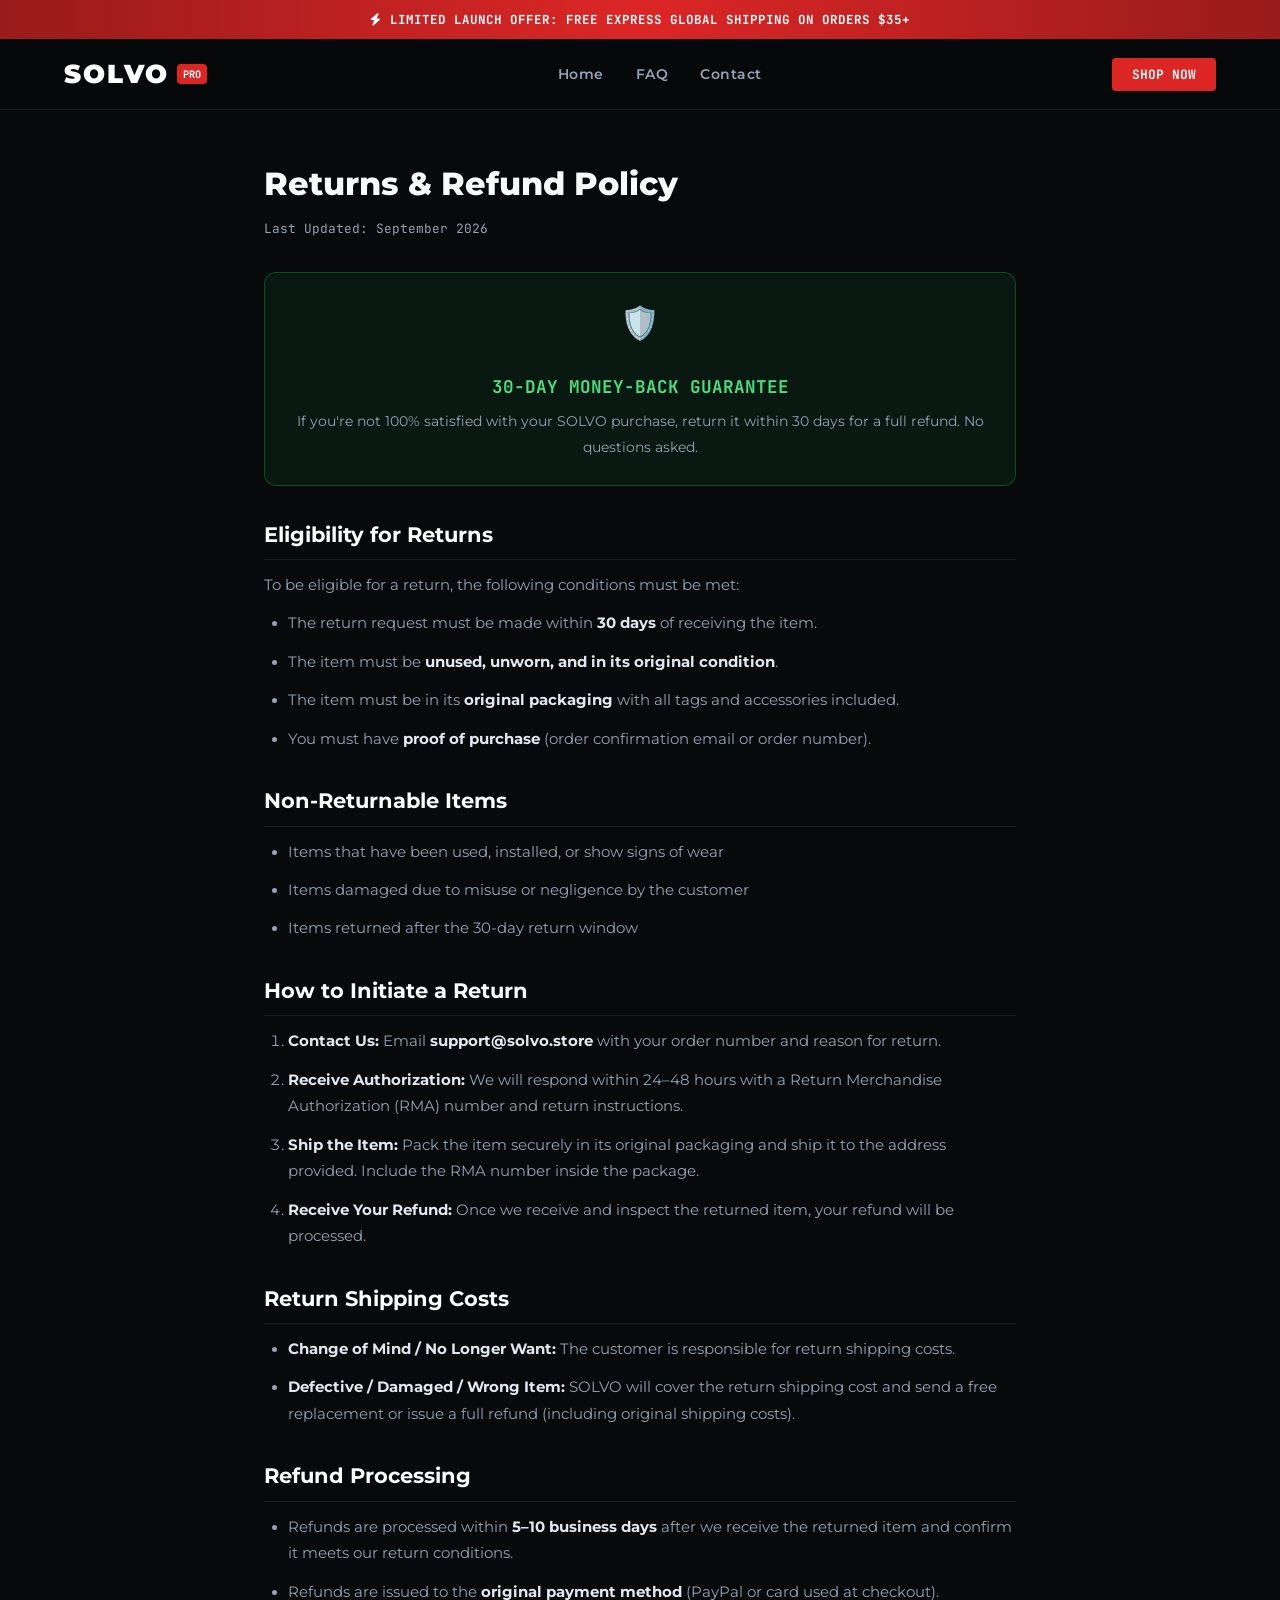
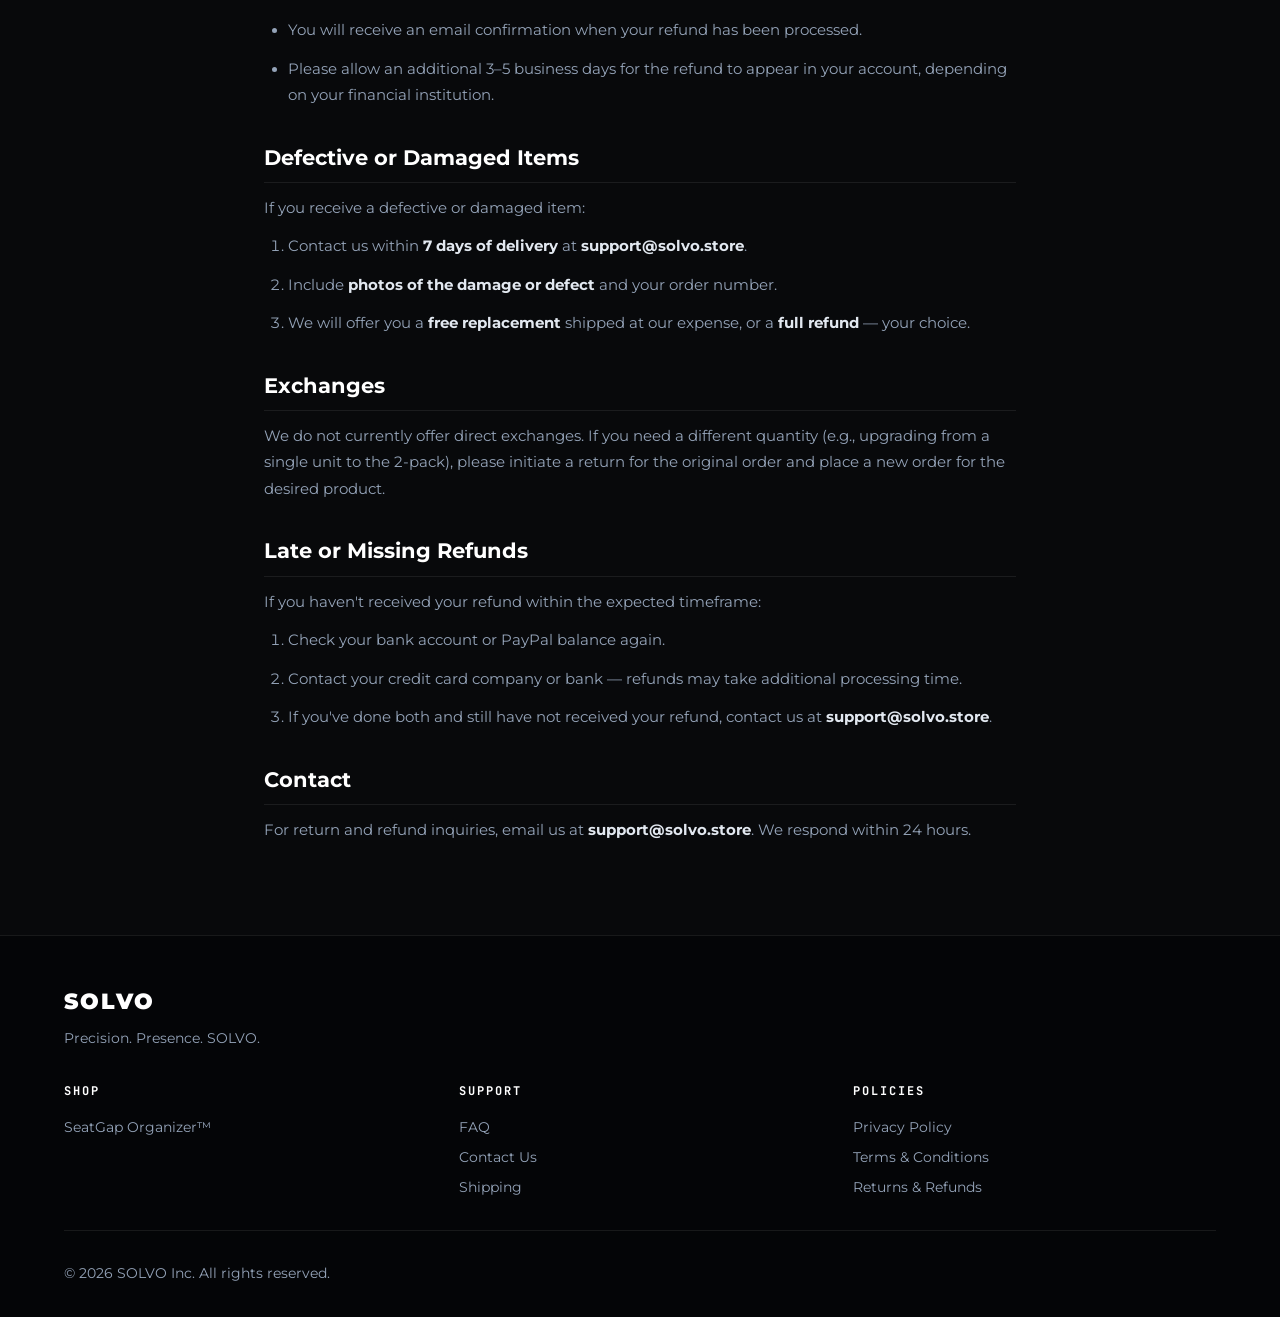
<file: returns.html>
<!DOCTYPE html>
<html lang="en">
<head>
    <meta charset="UTF-8">
    <meta name="viewport" content="width=device-width, initial-scale=1.0">
    <title>Returns & Refund Policy — SOLVO</title>
    <meta name="description" content="SOLVO 30-Day Money-Back Guarantee. Learn about our hassle-free return and refund process.">
    <link rel="icon" type="image/svg+xml" href="assets/img/favicon.svg">
    <link rel="preconnect" href="https://fonts.googleapis.com">
    <link rel="preconnect" href="https://fonts.gstatic.com" crossorigin>
    <link href="https://fonts.googleapis.com/css2?family=JetBrains+Mono:wght@400;600;700&family=Montserrat:wght@400;500;600;700;800;900&display=swap" rel="stylesheet">
    <link rel="stylesheet" href="https://cdnjs.cloudflare.com/ajax/libs/font-awesome/6.5.1/css/all.min.css">
    <link rel="stylesheet" href="assets/css/style.css">
</head>
<body>
    <div class="announcement-bar"><span><i class="fa-solid fa-bolt"></i> LIMITED LAUNCH OFFER: FREE EXPRESS GLOBAL SHIPPING ON ORDERS $35+</span></div>
    <header class="solvo-header">
        <div class="store-container header-inner">
            <a href="index.html" class="brand-logo"><span class="logo-text">SOLVO</span><span class="logo-badge">PRO</span></a>
            <nav class="header-nav"><a href="index.html">Home</a><a href="faq.html">FAQ</a><a href="contact.html">Contact</a></nav>
            <div class="header-actions"><a href="index.html#order-section" class="btn-header-buy">SHOP NOW</a></div>
            <button class="mobile-menu-btn" onclick="toggleMobileMenu()" aria-label="Menu"><i class="fa-solid fa-bars"></i></button>
        </div>
        <div class="mobile-nav" id="mobile-nav"><a href="index.html">Home</a><a href="faq.html">FAQ</a><a href="contact.html">Contact</a><a href="index.html#order-section" class="btn-header-buy">SHOP NOW</a></div>
    </header>

    <main class="page-content">
        <h1>Returns & Refund Policy</h1>
        <p class="page-updated">Last Updated: September 2026</p>

        <div style="background:rgba(34,197,94,0.08);border:1px solid rgba(34,197,94,0.3);border-radius:12px;padding:1.5rem;margin-bottom:2rem;text-align:center;">
            <div style="font-size:2rem;margin-bottom:0.5rem;">🛡️</div>
            <h3 style="color:#4ADE80;margin-bottom:0.5rem;font-family:var(--f-mono);">30-DAY MONEY-BACK GUARANTEE</h3>
            <p style="color:var(--c-muted);font-size:0.9rem;margin:0;">If you're not 100% satisfied with your SOLVO purchase, return it within 30 days for a full refund. No questions asked.</p>
        </div>

        <h2>Eligibility for Returns</h2>
        <p>To be eligible for a return, the following conditions must be met:</p>
        <ul>
            <li>The return request must be made within <strong>30 days</strong> of receiving the item.</li>
            <li>The item must be <strong>unused, unworn, and in its original condition</strong>.</li>
            <li>The item must be in its <strong>original packaging</strong> with all tags and accessories included.</li>
            <li>You must have <strong>proof of purchase</strong> (order confirmation email or order number).</li>
        </ul>

        <h2>Non-Returnable Items</h2>
        <ul>
            <li>Items that have been used, installed, or show signs of wear</li>
            <li>Items damaged due to misuse or negligence by the customer</li>
            <li>Items returned after the 30-day return window</li>
        </ul>

        <h2>How to Initiate a Return</h2>
        <ol>
            <li><strong>Contact Us:</strong> Email <strong>support@solvo.store</strong> with your order number and reason for return.</li>
            <li><strong>Receive Authorization:</strong> We will respond within 24–48 hours with a Return Merchandise Authorization (RMA) number and return instructions.</li>
            <li><strong>Ship the Item:</strong> Pack the item securely in its original packaging and ship it to the address provided. Include the RMA number inside the package.</li>
            <li><strong>Receive Your Refund:</strong> Once we receive and inspect the returned item, your refund will be processed.</li>
        </ol>

        <h2>Return Shipping Costs</h2>
        <ul>
            <li><strong>Change of Mind / No Longer Want:</strong> The customer is responsible for return shipping costs.</li>
            <li><strong>Defective / Damaged / Wrong Item:</strong> SOLVO will cover the return shipping cost and send a free replacement or issue a full refund (including original shipping costs).</li>
        </ul>

        <h2>Refund Processing</h2>
        <ul>
            <li>Refunds are processed within <strong>5–10 business days</strong> after we receive the returned item and confirm it meets our return conditions.</li>
            <li>Refunds are issued to the <strong>original payment method</strong> (PayPal or card used at checkout).</li>
            <li>You will receive an email confirmation when your refund has been processed.</li>
            <li>Please allow an additional 3–5 business days for the refund to appear in your account, depending on your financial institution.</li>
        </ul>

        <h2>Defective or Damaged Items</h2>
        <p>If you receive a defective or damaged item:</p>
        <ol>
            <li>Contact us within <strong>7 days of delivery</strong> at <strong>support@solvo.store</strong>.</li>
            <li>Include <strong>photos of the damage or defect</strong> and your order number.</li>
            <li>We will offer you a <strong>free replacement</strong> shipped at our expense, or a <strong>full refund</strong> — your choice.</li>
        </ol>

        <h2>Exchanges</h2>
        <p>We do not currently offer direct exchanges. If you need a different quantity (e.g., upgrading from a single unit to the 2-pack), please initiate a return for the original order and place a new order for the desired product.</p>

        <h2>Late or Missing Refunds</h2>
        <p>If you haven't received your refund within the expected timeframe:</p>
        <ol>
            <li>Check your bank account or PayPal balance again.</li>
            <li>Contact your credit card company or bank — refunds may take additional processing time.</li>
            <li>If you've done both and still have not received your refund, contact us at <strong>support@solvo.store</strong>.</li>
        </ol>

        <h2>Contact</h2>
        <p>For return and refund inquiries, email us at <strong>support@solvo.store</strong>. We respond within 24 hours.</p>
    </main>

    <footer class="solvo-footer">
        <div class="store-container footer-inner">
            <div class="footer-brand"><span class="footer-logo">SOLVO</span><p>Precision. Presence. SOLVO.</p></div>
            <div class="footer-columns">
                <div class="footer-col"><h4>SHOP</h4><a href="index.html">SeatGap Organizer™</a></div>
                <div class="footer-col"><h4>SUPPORT</h4><a href="faq.html">FAQ</a><a href="contact.html">Contact Us</a><a href="shipping.html">Shipping</a></div>
                <div class="footer-col"><h4>POLICIES</h4><a href="privacy.html">Privacy Policy</a><a href="terms.html">Terms & Conditions</a><a href="returns.html">Returns & Refunds</a></div>
            </div>
            <div class="footer-bottom"><div class="footer-copy">&copy; 2026 SOLVO Inc. All rights reserved.</div></div>
        </div>
    </footer>
    <script src="assets/js/main.js"></script>
</body>
</html>
</file>
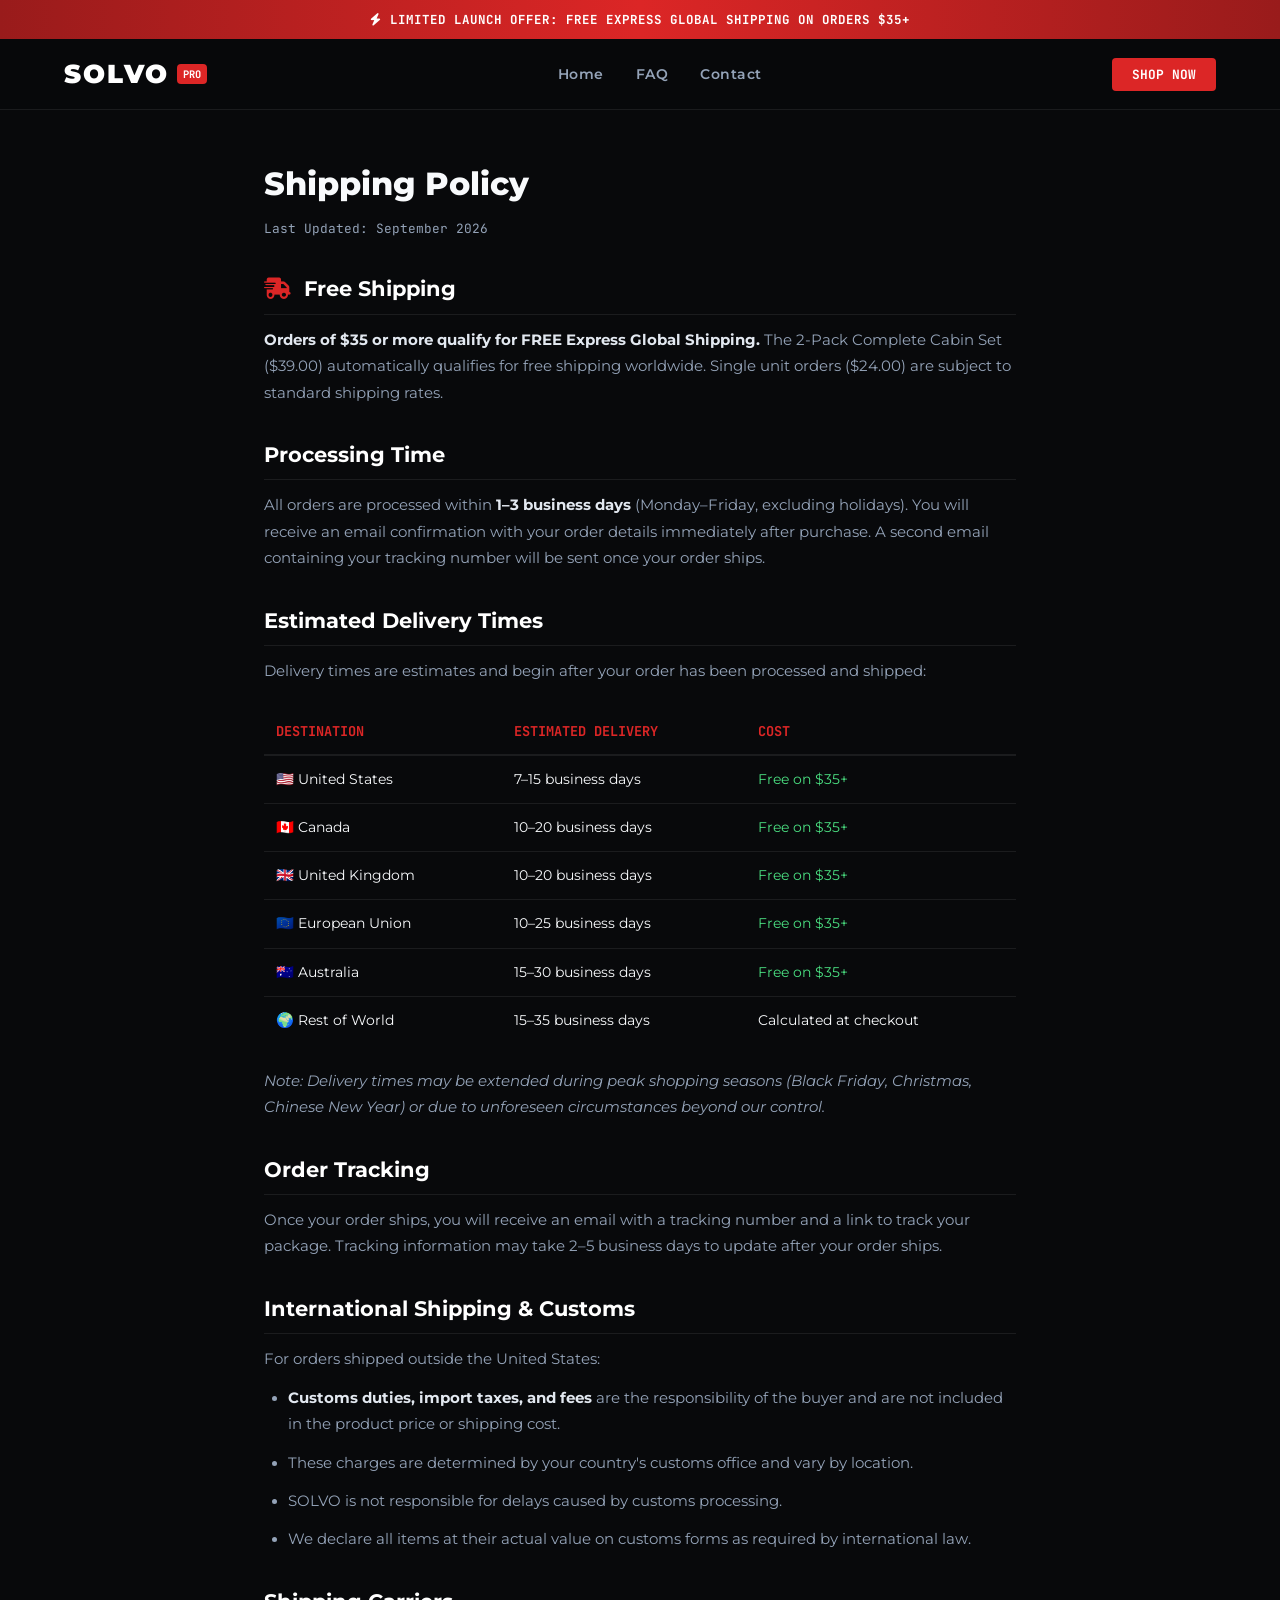
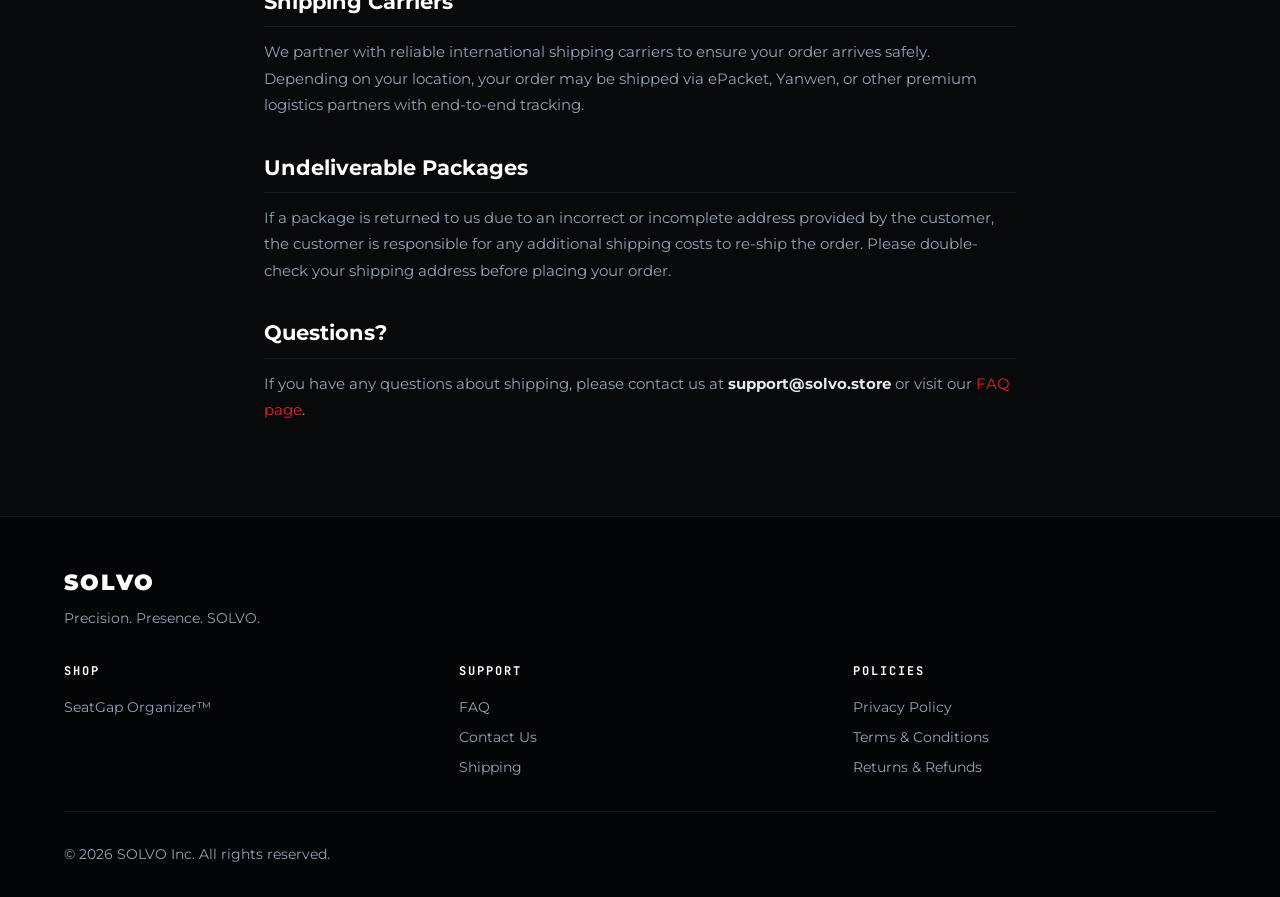
<file: shipping.html>
<!DOCTYPE html>
<html lang="en">
<head>
    <meta charset="UTF-8">
    <meta name="viewport" content="width=device-width, initial-scale=1.0">
    <title>Shipping Policy — SOLVO</title>
    <meta name="description" content="SOLVO Shipping Policy. Free shipping on 2-pack orders. Delivery estimates for US, Canada, UK, EU, and Australia.">
    <link rel="icon" type="image/svg+xml" href="assets/img/favicon.svg">
    <link rel="preconnect" href="https://fonts.googleapis.com">
    <link rel="preconnect" href="https://fonts.gstatic.com" crossorigin>
    <link href="https://fonts.googleapis.com/css2?family=JetBrains+Mono:wght@400;600;700&family=Montserrat:wght@400;500;600;700;800;900&display=swap" rel="stylesheet">
    <link rel="stylesheet" href="https://cdnjs.cloudflare.com/ajax/libs/font-awesome/6.5.1/css/all.min.css">
    <link rel="stylesheet" href="assets/css/style.css">
</head>
<body>
    <div class="announcement-bar"><span><i class="fa-solid fa-bolt"></i> LIMITED LAUNCH OFFER: FREE EXPRESS GLOBAL SHIPPING ON ORDERS $35+</span></div>
    <header class="solvo-header">
        <div class="store-container header-inner">
            <a href="index.html" class="brand-logo"><span class="logo-text">SOLVO</span><span class="logo-badge">PRO</span></a>
            <nav class="header-nav"><a href="index.html">Home</a><a href="faq.html">FAQ</a><a href="contact.html">Contact</a></nav>
            <div class="header-actions"><a href="index.html#order-section" class="btn-header-buy">SHOP NOW</a></div>
            <button class="mobile-menu-btn" onclick="toggleMobileMenu()" aria-label="Menu"><i class="fa-solid fa-bars"></i></button>
        </div>
        <div class="mobile-nav" id="mobile-nav"><a href="index.html">Home</a><a href="faq.html">FAQ</a><a href="contact.html">Contact</a><a href="index.html#order-section" class="btn-header-buy">SHOP NOW</a></div>
    </header>

    <main class="page-content">
        <h1>Shipping Policy</h1>
        <p class="page-updated">Last Updated: September 2026</p>

        <h2><i class="fa-solid fa-truck-fast" style="color:var(--c-crimson);margin-right:8px;"></i> Free Shipping</h2>
        <p><strong>Orders of $35 or more qualify for FREE Express Global Shipping.</strong> The 2-Pack Complete Cabin Set ($39.00) automatically qualifies for free shipping worldwide. Single unit orders ($24.00) are subject to standard shipping rates.</p>

        <h2>Processing Time</h2>
        <p>All orders are processed within <strong>1–3 business days</strong> (Monday–Friday, excluding holidays). You will receive an email confirmation with your order details immediately after purchase. A second email containing your tracking number will be sent once your order ships.</p>

        <h2>Estimated Delivery Times</h2>
        <p>Delivery times are estimates and begin after your order has been processed and shipped:</p>

        <table style="width:100%;border-collapse:collapse;margin:1.5rem 0;">
            <thead>
                <tr style="border-bottom:2px solid var(--c-border);">
                    <th style="text-align:left;padding:0.75rem;font-family:var(--f-mono);font-size:0.85rem;color:var(--c-crimson);">DESTINATION</th>
                    <th style="text-align:left;padding:0.75rem;font-family:var(--f-mono);font-size:0.85rem;color:var(--c-crimson);">ESTIMATED DELIVERY</th>
                    <th style="text-align:left;padding:0.75rem;font-family:var(--f-mono);font-size:0.85rem;color:var(--c-crimson);">COST</th>
                </tr>
            </thead>
            <tbody style="font-size:0.9rem;">
                <tr style="border-bottom:1px solid var(--c-border);"><td style="padding:0.75rem;">🇺🇸 United States</td><td style="padding:0.75rem;">7–15 business days</td><td style="padding:0.75rem;color:#4ADE80;">Free on $35+</td></tr>
                <tr style="border-bottom:1px solid var(--c-border);"><td style="padding:0.75rem;">🇨🇦 Canada</td><td style="padding:0.75rem;">10–20 business days</td><td style="padding:0.75rem;color:#4ADE80;">Free on $35+</td></tr>
                <tr style="border-bottom:1px solid var(--c-border);"><td style="padding:0.75rem;">🇬🇧 United Kingdom</td><td style="padding:0.75rem;">10–20 business days</td><td style="padding:0.75rem;color:#4ADE80;">Free on $35+</td></tr>
                <tr style="border-bottom:1px solid var(--c-border);"><td style="padding:0.75rem;">🇪🇺 European Union</td><td style="padding:0.75rem;">10–25 business days</td><td style="padding:0.75rem;color:#4ADE80;">Free on $35+</td></tr>
                <tr style="border-bottom:1px solid var(--c-border);"><td style="padding:0.75rem;">🇦🇺 Australia</td><td style="padding:0.75rem;">15–30 business days</td><td style="padding:0.75rem;color:#4ADE80;">Free on $35+</td></tr>
                <tr><td style="padding:0.75rem;">🌍 Rest of World</td><td style="padding:0.75rem;">15–35 business days</td><td style="padding:0.75rem;">Calculated at checkout</td></tr>
            </tbody>
        </table>

        <p><em>Note: Delivery times may be extended during peak shopping seasons (Black Friday, Christmas, Chinese New Year) or due to unforeseen circumstances beyond our control.</em></p>

        <h2>Order Tracking</h2>
        <p>Once your order ships, you will receive an email with a tracking number and a link to track your package. Tracking information may take 2–5 business days to update after your order ships.</p>

        <h2>International Shipping & Customs</h2>
        <p>For orders shipped outside the United States:</p>
        <ul>
            <li><strong>Customs duties, import taxes, and fees</strong> are the responsibility of the buyer and are not included in the product price or shipping cost.</li>
            <li>These charges are determined by your country's customs office and vary by location.</li>
            <li>SOLVO is not responsible for delays caused by customs processing.</li>
            <li>We declare all items at their actual value on customs forms as required by international law.</li>
        </ul>

        <h2>Shipping Carriers</h2>
        <p>We partner with reliable international shipping carriers to ensure your order arrives safely. Depending on your location, your order may be shipped via ePacket, Yanwen, or other premium logistics partners with end-to-end tracking.</p>

        <h2>Undeliverable Packages</h2>
        <p>If a package is returned to us due to an incorrect or incomplete address provided by the customer, the customer is responsible for any additional shipping costs to re-ship the order. Please double-check your shipping address before placing your order.</p>

        <h2>Questions?</h2>
        <p>If you have any questions about shipping, please contact us at <strong>support@solvo.store</strong> or visit our <a href="faq.html">FAQ page</a>.</p>
    </main>

    <footer class="solvo-footer">
        <div class="store-container footer-inner">
            <div class="footer-brand"><span class="footer-logo">SOLVO</span><p>Precision. Presence. SOLVO.</p></div>
            <div class="footer-columns">
                <div class="footer-col"><h4>SHOP</h4><a href="index.html">SeatGap Organizer™</a></div>
                <div class="footer-col"><h4>SUPPORT</h4><a href="faq.html">FAQ</a><a href="contact.html">Contact Us</a><a href="shipping.html">Shipping</a></div>
                <div class="footer-col"><h4>POLICIES</h4><a href="privacy.html">Privacy Policy</a><a href="terms.html">Terms & Conditions</a><a href="returns.html">Returns & Refunds</a></div>
            </div>
            <div class="footer-bottom"><div class="footer-copy">&copy; 2026 SOLVO Inc. All rights reserved.</div></div>
        </div>
    </footer>
    <script src="assets/js/main.js"></script>
</body>
</html>
</file>
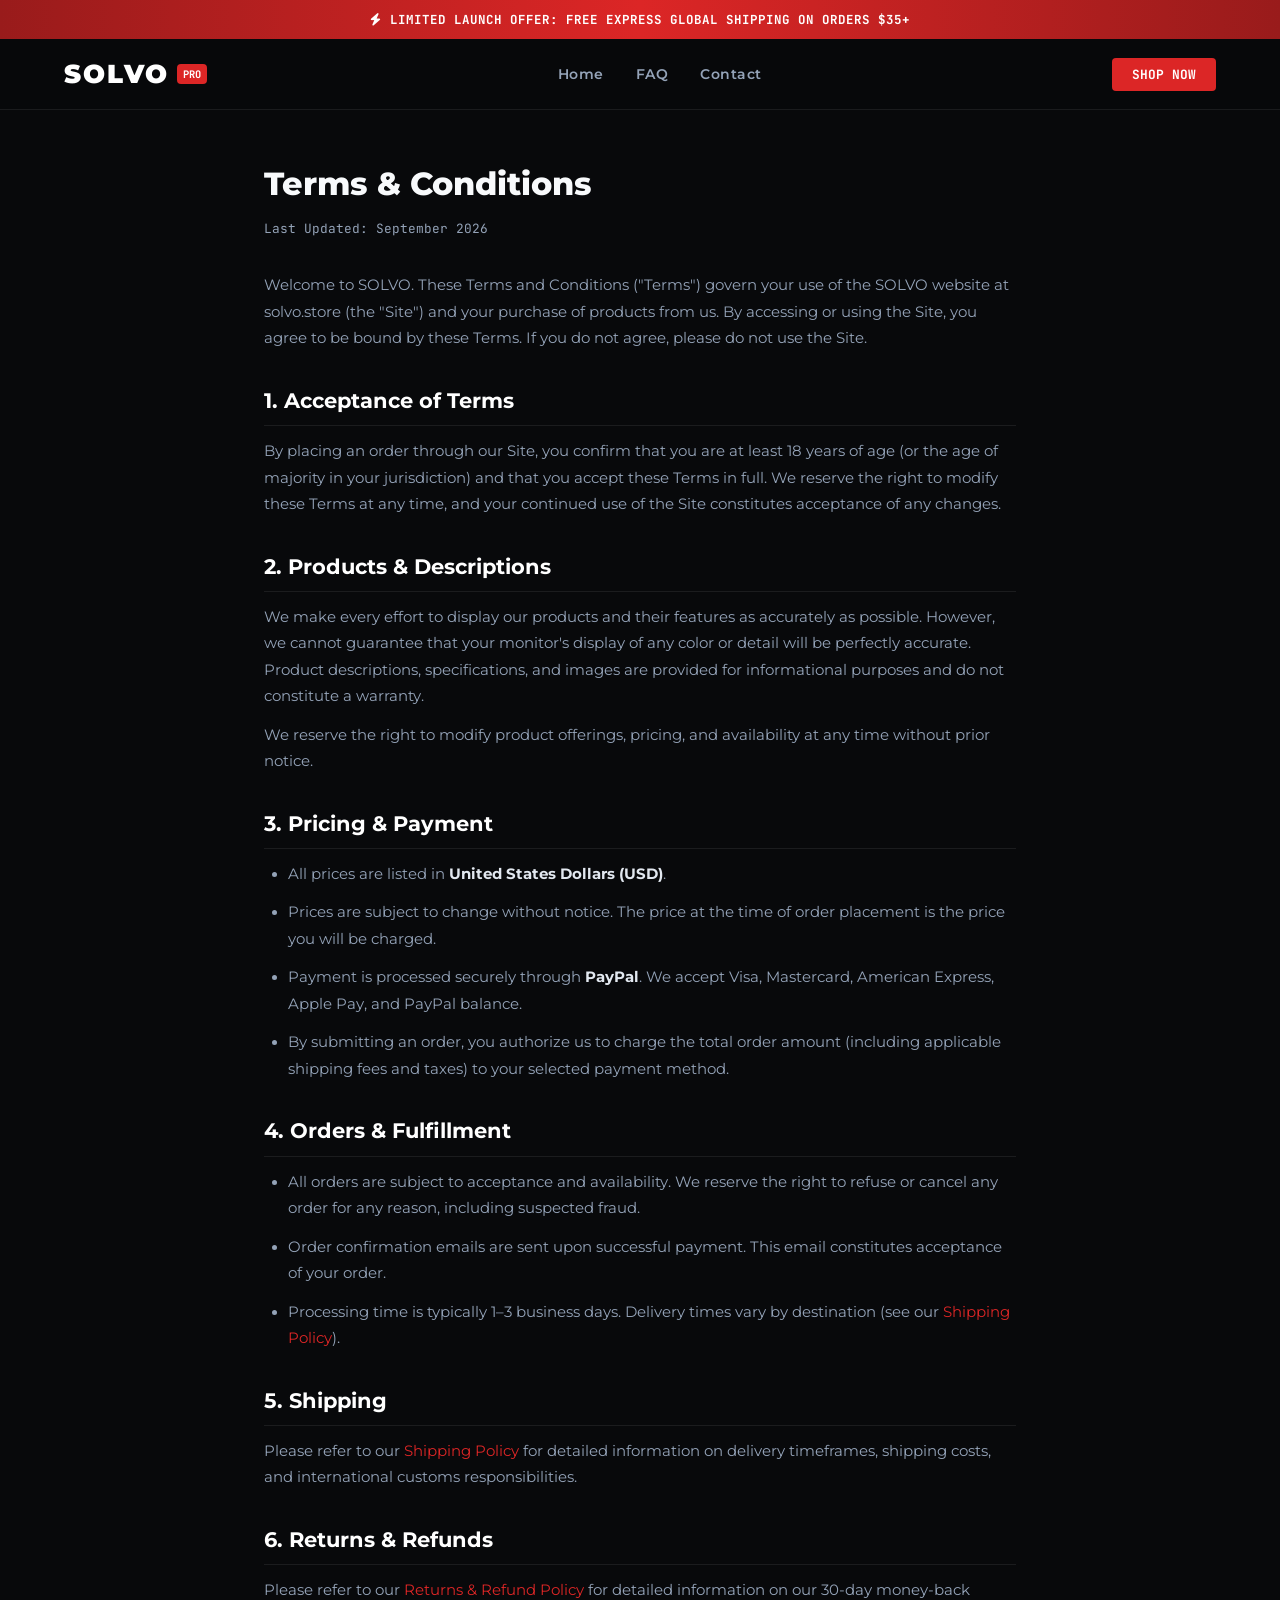
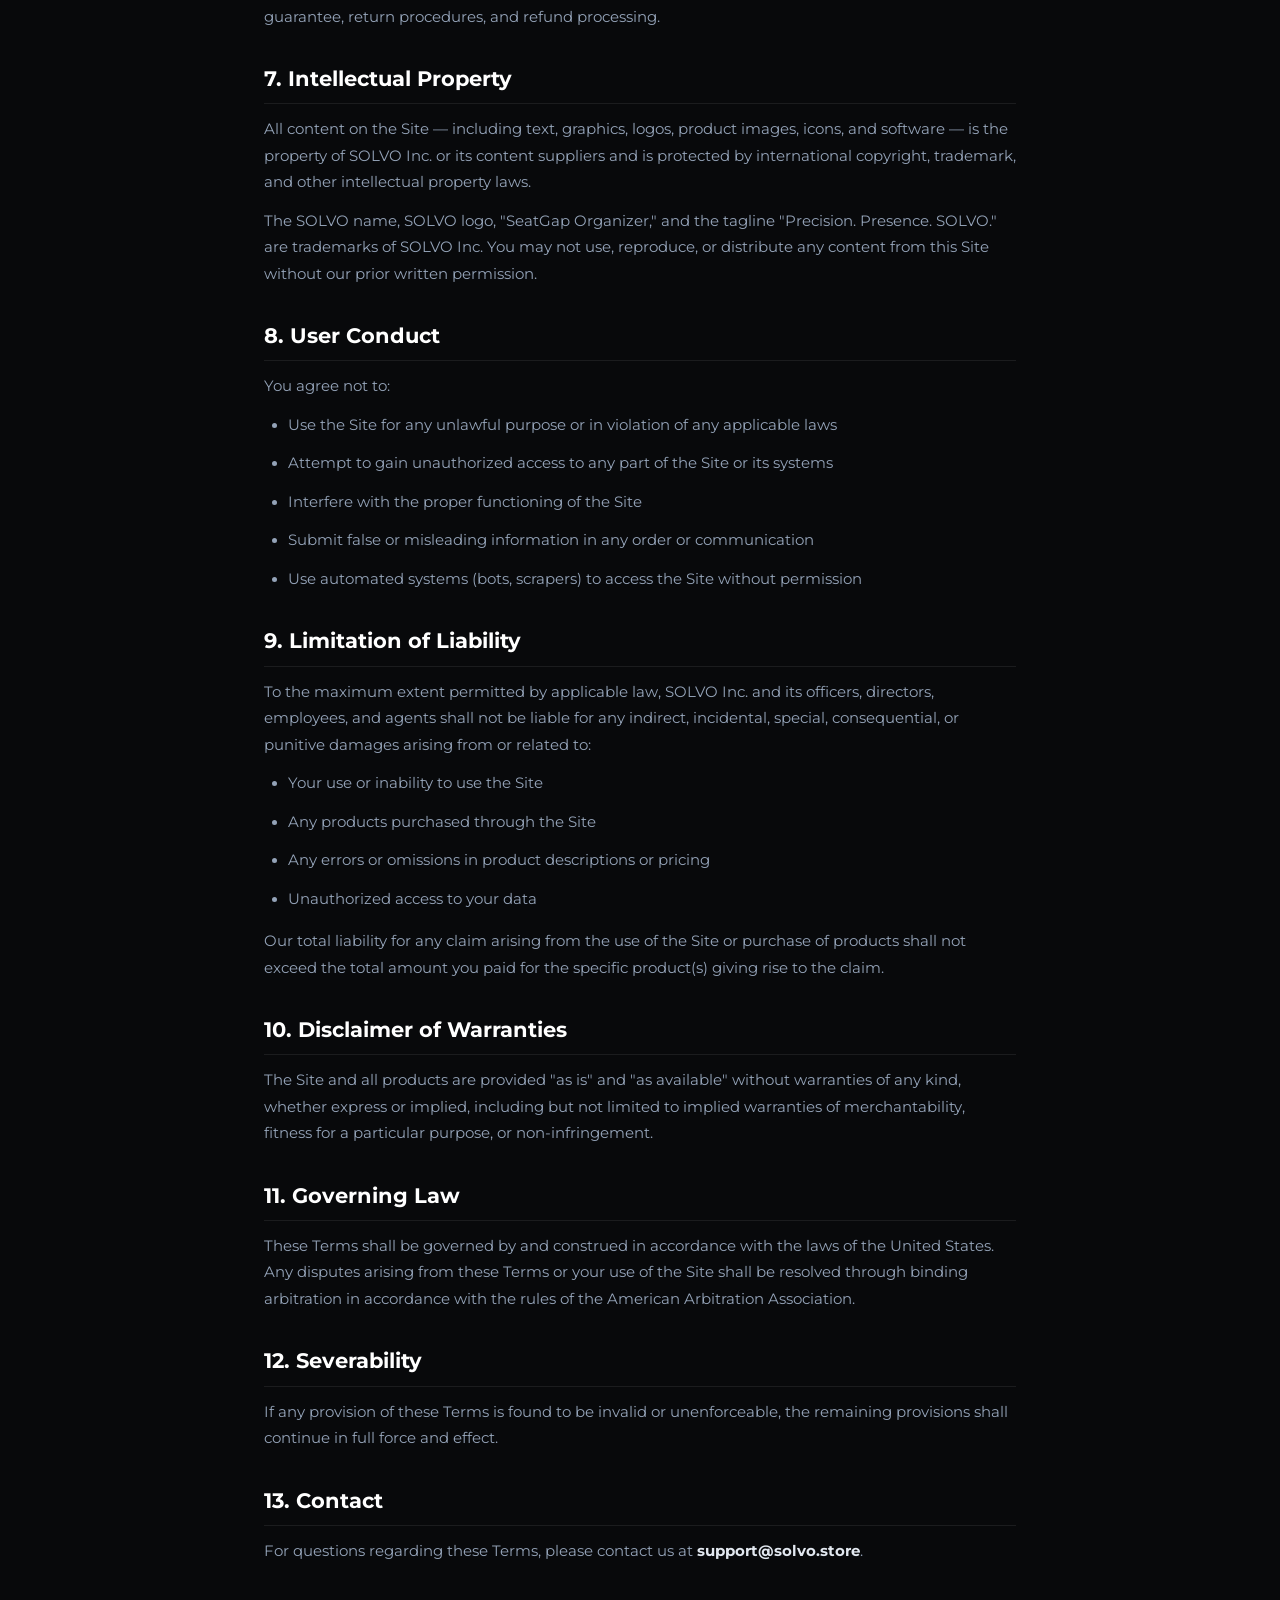
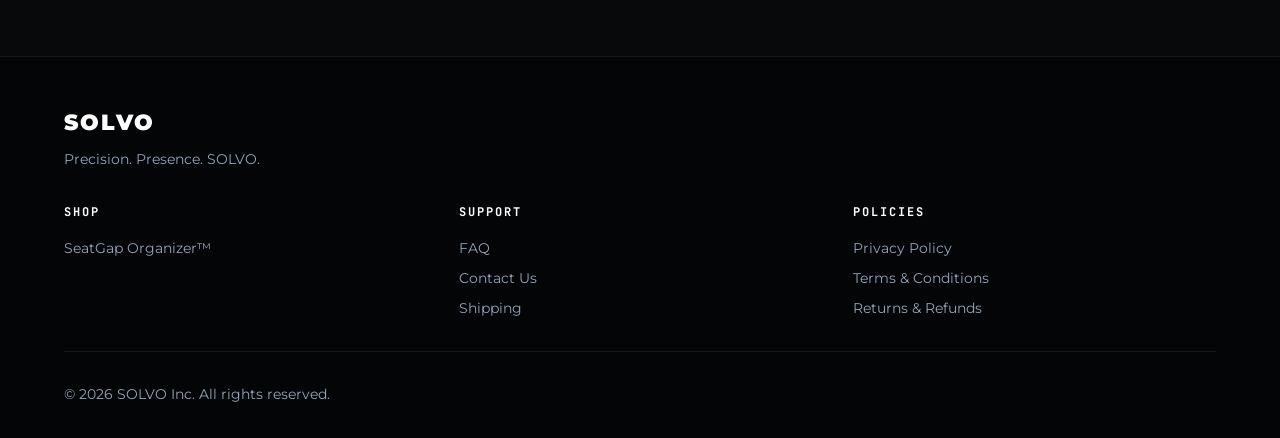
<file: terms.html>
<!DOCTYPE html>
<html lang="en">
<head>
    <meta charset="UTF-8">
    <meta name="viewport" content="width=device-width, initial-scale=1.0">
    <title>Terms & Conditions — SOLVO</title>
    <meta name="description" content="SOLVO Terms and Conditions. Review our terms of service, product warranties, and purchase agreements.">
    <link rel="icon" type="image/svg+xml" href="assets/img/favicon.svg">
    <link rel="preconnect" href="https://fonts.googleapis.com">
    <link rel="preconnect" href="https://fonts.gstatic.com" crossorigin>
    <link href="https://fonts.googleapis.com/css2?family=JetBrains+Mono:wght@400;600;700&family=Montserrat:wght@400;500;600;700;800;900&display=swap" rel="stylesheet">
    <link rel="stylesheet" href="https://cdnjs.cloudflare.com/ajax/libs/font-awesome/6.5.1/css/all.min.css">
    <link rel="stylesheet" href="assets/css/style.css">
</head>
<body>
    <div class="announcement-bar"><span><i class="fa-solid fa-bolt"></i> LIMITED LAUNCH OFFER: FREE EXPRESS GLOBAL SHIPPING ON ORDERS $35+</span></div>
    <header class="solvo-header">
        <div class="store-container header-inner">
            <a href="index.html" class="brand-logo"><span class="logo-text">SOLVO</span><span class="logo-badge">PRO</span></a>
            <nav class="header-nav"><a href="index.html">Home</a><a href="faq.html">FAQ</a><a href="contact.html">Contact</a></nav>
            <div class="header-actions"><a href="index.html#order-section" class="btn-header-buy">SHOP NOW</a></div>
            <button class="mobile-menu-btn" onclick="toggleMobileMenu()" aria-label="Menu"><i class="fa-solid fa-bars"></i></button>
        </div>
        <div class="mobile-nav" id="mobile-nav"><a href="index.html">Home</a><a href="faq.html">FAQ</a><a href="contact.html">Contact</a><a href="index.html#order-section" class="btn-header-buy">SHOP NOW</a></div>
    </header>

    <main class="page-content">
        <h1>Terms & Conditions</h1>
        <p class="page-updated">Last Updated: September 2026</p>

        <p>Welcome to SOLVO. These Terms and Conditions ("Terms") govern your use of the SOLVO website at solvo.store (the "Site") and your purchase of products from us. By accessing or using the Site, you agree to be bound by these Terms. If you do not agree, please do not use the Site.</p>

        <h2>1. Acceptance of Terms</h2>
        <p>By placing an order through our Site, you confirm that you are at least 18 years of age (or the age of majority in your jurisdiction) and that you accept these Terms in full. We reserve the right to modify these Terms at any time, and your continued use of the Site constitutes acceptance of any changes.</p>

        <h2>2. Products & Descriptions</h2>
        <p>We make every effort to display our products and their features as accurately as possible. However, we cannot guarantee that your monitor's display of any color or detail will be perfectly accurate. Product descriptions, specifications, and images are provided for informational purposes and do not constitute a warranty.</p>
        <p>We reserve the right to modify product offerings, pricing, and availability at any time without prior notice.</p>

        <h2>3. Pricing & Payment</h2>
        <ul>
            <li>All prices are listed in <strong>United States Dollars (USD)</strong>.</li>
            <li>Prices are subject to change without notice. The price at the time of order placement is the price you will be charged.</li>
            <li>Payment is processed securely through <strong>PayPal</strong>. We accept Visa, Mastercard, American Express, Apple Pay, and PayPal balance.</li>
            <li>By submitting an order, you authorize us to charge the total order amount (including applicable shipping fees and taxes) to your selected payment method.</li>
        </ul>

        <h2>4. Orders & Fulfillment</h2>
        <ul>
            <li>All orders are subject to acceptance and availability. We reserve the right to refuse or cancel any order for any reason, including suspected fraud.</li>
            <li>Order confirmation emails are sent upon successful payment. This email constitutes acceptance of your order.</li>
            <li>Processing time is typically 1–3 business days. Delivery times vary by destination (see our <a href="shipping.html">Shipping Policy</a>).</li>
        </ul>

        <h2>5. Shipping</h2>
        <p>Please refer to our <a href="shipping.html">Shipping Policy</a> for detailed information on delivery timeframes, shipping costs, and international customs responsibilities.</p>

        <h2>6. Returns & Refunds</h2>
        <p>Please refer to our <a href="returns.html">Returns & Refund Policy</a> for detailed information on our 30-day money-back guarantee, return procedures, and refund processing.</p>

        <h2>7. Intellectual Property</h2>
        <p>All content on the Site — including text, graphics, logos, product images, icons, and software — is the property of SOLVO Inc. or its content suppliers and is protected by international copyright, trademark, and other intellectual property laws.</p>
        <p>The SOLVO name, SOLVO logo, "SeatGap Organizer," and the tagline "Precision. Presence. SOLVO." are trademarks of SOLVO Inc. You may not use, reproduce, or distribute any content from this Site without our prior written permission.</p>

        <h2>8. User Conduct</h2>
        <p>You agree not to:</p>
        <ul>
            <li>Use the Site for any unlawful purpose or in violation of any applicable laws</li>
            <li>Attempt to gain unauthorized access to any part of the Site or its systems</li>
            <li>Interfere with the proper functioning of the Site</li>
            <li>Submit false or misleading information in any order or communication</li>
            <li>Use automated systems (bots, scrapers) to access the Site without permission</li>
        </ul>

        <h2>9. Limitation of Liability</h2>
        <p>To the maximum extent permitted by applicable law, SOLVO Inc. and its officers, directors, employees, and agents shall not be liable for any indirect, incidental, special, consequential, or punitive damages arising from or related to:</p>
        <ul>
            <li>Your use or inability to use the Site</li>
            <li>Any products purchased through the Site</li>
            <li>Any errors or omissions in product descriptions or pricing</li>
            <li>Unauthorized access to your data</li>
        </ul>
        <p>Our total liability for any claim arising from the use of the Site or purchase of products shall not exceed the total amount you paid for the specific product(s) giving rise to the claim.</p>

        <h2>10. Disclaimer of Warranties</h2>
        <p>The Site and all products are provided "as is" and "as available" without warranties of any kind, whether express or implied, including but not limited to implied warranties of merchantability, fitness for a particular purpose, or non-infringement.</p>

        <h2>11. Governing Law</h2>
        <p>These Terms shall be governed by and construed in accordance with the laws of the United States. Any disputes arising from these Terms or your use of the Site shall be resolved through binding arbitration in accordance with the rules of the American Arbitration Association.</p>

        <h2>12. Severability</h2>
        <p>If any provision of these Terms is found to be invalid or unenforceable, the remaining provisions shall continue in full force and effect.</p>

        <h2>13. Contact</h2>
        <p>For questions regarding these Terms, please contact us at <strong>support@solvo.store</strong>.</p>
    </main>

    <footer class="solvo-footer">
        <div class="store-container footer-inner">
            <div class="footer-brand"><span class="footer-logo">SOLVO</span><p>Precision. Presence. SOLVO.</p></div>
            <div class="footer-columns">
                <div class="footer-col"><h4>SHOP</h4><a href="index.html">SeatGap Organizer™</a></div>
                <div class="footer-col"><h4>SUPPORT</h4><a href="faq.html">FAQ</a><a href="contact.html">Contact Us</a><a href="shipping.html">Shipping</a></div>
                <div class="footer-col"><h4>POLICIES</h4><a href="privacy.html">Privacy Policy</a><a href="terms.html">Terms & Conditions</a><a href="returns.html">Returns & Refunds</a></div>
            </div>
            <div class="footer-bottom"><div class="footer-copy">&copy; 2026 SOLVO Inc. All rights reserved.</div></div>
        </div>
    </footer>
    <script src="assets/js/main.js"></script>
</body>
</html>
</file>
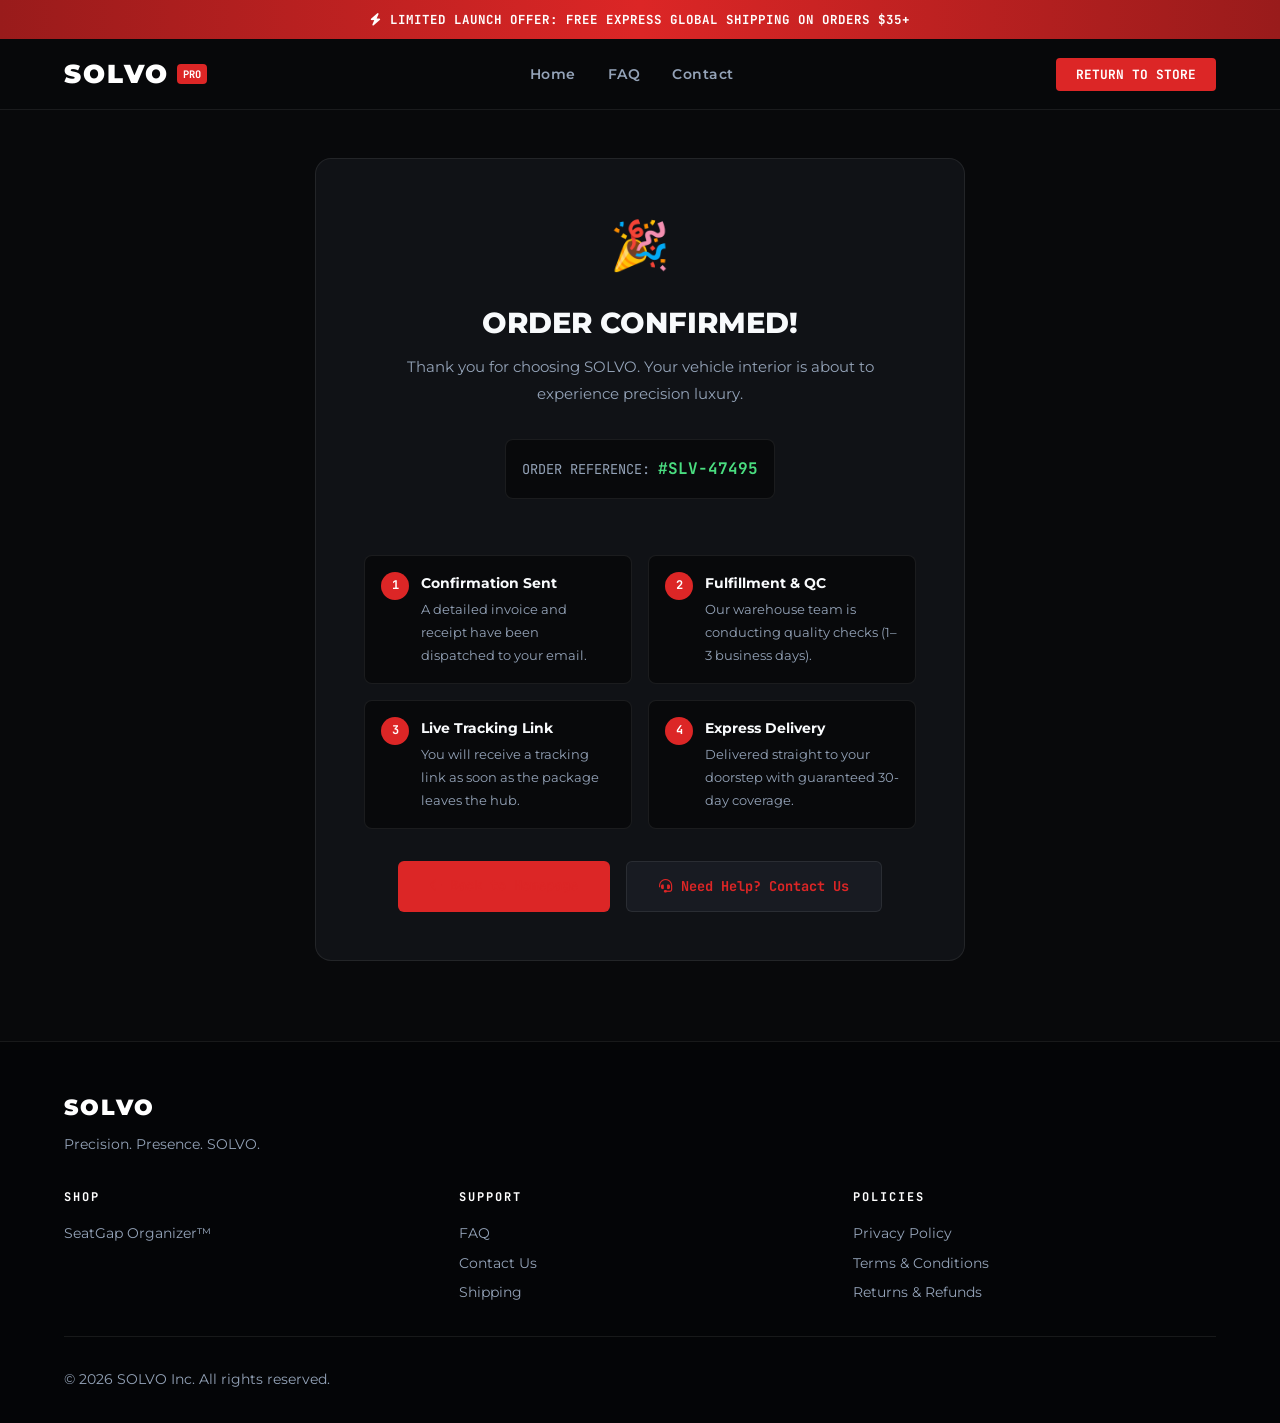
<file: thank-you.html>
<!DOCTYPE html>
<html lang="en">
<head>
    <meta charset="UTF-8">
    <meta name="viewport" content="width=device-width, initial-scale=1.0">
    <title>Thank You for Your Order — SOLVO</title>
    <meta name="description" content="Thank you for your SOLVO purchase. Your order has been received and is being prepared for express delivery.">
    <link rel="icon" type="image/svg+xml" href="assets/img/favicon.svg">
    <link rel="preconnect" href="https://fonts.googleapis.com">
    <link rel="preconnect" href="https://fonts.gstatic.com" crossorigin>
    <link href="https://fonts.googleapis.com/css2?family=JetBrains+Mono:wght@400;600;700&family=Montserrat:wght@400;500;600;700;800;900&display=swap" rel="stylesheet">
    <link rel="stylesheet" href="https://cdnjs.cloudflare.com/ajax/libs/font-awesome/6.5.1/css/all.min.css">
    <link rel="stylesheet" href="assets/css/style.css">

    <!-- Google tag (gtag.js) - Google Analytics 4 & Conversion Tracking -->
    <script async src="https://www.googletagmanager.com/gtag/js?id=G-WWN1MNE93T"></script>
    <script>
      window.dataLayer = window.dataLayer || [];
      function gtag(){dataLayer.push(arguments);}
      gtag('js', new Date());
      gtag('config', 'G-WWN1MNE93T', { 'send_page_view': true });
    </script>

    <!-- Meta / TikTok Purchase Pixel Event Placeholder -->
    <!--
    <script>
      // fbq('track', 'Purchase', {value: 39.00, currency: 'USD'});
      // ttq.track('CompletePayment', {content_name: 'SOLVO SeatGap Organizer', value: 39.00, currency: 'USD'});
    </script>
    -->
</head>
<body>
    <div class="announcement-bar"><span><i class="fa-solid fa-bolt"></i> LIMITED LAUNCH OFFER: FREE EXPRESS GLOBAL SHIPPING ON ORDERS $35+</span></div>
    <header class="solvo-header">
        <div class="store-container header-inner">
            <a href="index.html" class="brand-logo"><span class="logo-text">SOLVO</span><span class="logo-badge">PRO</span></a>
            <nav class="header-nav"><a href="index.html">Home</a><a href="faq.html">FAQ</a><a href="contact.html">Contact</a></nav>
            <div class="header-actions"><a href="index.html" class="btn-header-buy">RETURN TO STORE</a></div>
            <button class="mobile-menu-btn" onclick="toggleMobileMenu()" aria-label="Menu"><i class="fa-solid fa-bars"></i></button>
        </div>
        <div class="mobile-nav" id="mobile-nav"><a href="index.html">Home</a><a href="faq.html">FAQ</a><a href="contact.html">Contact</a><a href="index.html" class="btn-header-buy">RETURN TO STORE</a></div>
    </header>

    <main class="page-content">
        <div class="thank-you-box">
            <div class="ty-icon">🎉</div>
            <h1>ORDER CONFIRMED!</h1>
            <p class="ty-subtitle">Thank you for choosing SOLVO. Your vehicle interior is about to experience precision luxury.</p>

            <div style="background:var(--c-obsidian);border:1px solid var(--c-border);border-radius:8px;padding:1rem;margin-bottom:1.5rem;display:inline-block;">
                <span style="font-family:var(--f-mono);font-size:0.85rem;color:var(--c-muted);">ORDER REFERENCE: </span>
                <strong style="font-family:var(--f-mono);color:#4ADE80;" id="order-ref">#SLV-94821</strong>
            </div>

            <div class="ty-steps">
                <div class="ty-step">
                    <div class="ty-step-num">1</div>
                    <div>
                        <h4>Confirmation Sent</h4>
                        <p>A detailed invoice and receipt have been dispatched to your email.</p>
                    </div>
                </div>
                <div class="ty-step">
                    <div class="ty-step-num">2</div>
                    <div>
                        <h4>Fulfillment & QC</h4>
                        <p>Our warehouse team is conducting quality checks (1–3 business days).</p>
                    </div>
                </div>
                <div class="ty-step">
                    <div class="ty-step-num">3</div>
                    <div>
                        <h4>Live Tracking Link</h4>
                        <p>You will receive a tracking link as soon as the package leaves the hub.</p>
                    </div>
                </div>
                <div class="ty-step">
                    <div class="ty-step-num">4</div>
                    <div>
                        <h4>Express Delivery</h4>
                        <p>Delivered straight to your doorstep with guaranteed 30-day coverage.</p>
                    </div>
                </div>
            </div>

            <div class="ty-actions">
                <a href="index.html" class="ty-btn ty-btn-primary"><i class="fa-solid fa-arrow-left"></i> Back to Homepage</a>
                <a href="contact.html" class="ty-btn ty-btn-secondary"><i class="fa-solid fa-headset"></i> Need Help? Contact Us</a>
            </div>
        </div>
    </main>

    <footer class="solvo-footer">
        <div class="store-container footer-inner">
            <div class="footer-brand"><span class="footer-logo">SOLVO</span><p>Precision. Presence. SOLVO.</p></div>
            <div class="footer-columns">
                <div class="footer-col"><h4>SHOP</h4><a href="index.html">SeatGap Organizer™</a></div>
                <div class="footer-col"><h4>SUPPORT</h4><a href="faq.html">FAQ</a><a href="contact.html">Contact Us</a><a href="shipping.html">Shipping</a></div>
                <div class="footer-col"><h4>POLICIES</h4><a href="privacy.html">Privacy Policy</a><a href="terms.html">Terms & Conditions</a><a href="returns.html">Returns & Refunds</a></div>
            </div>
            <div class="footer-bottom"><div class="footer-copy">&copy; 2026 SOLVO Inc. All rights reserved.</div></div>
        </div>
    </footer>
    <script src="assets/js/main.js"></script>
    <script>
        const urlParams = new URLSearchParams(window.location.search);
        const orderParam = urlParams.get('order') || ('SLV-' + Math.floor(10000 + Math.random() * 90000));
        const totalParam = parseFloat(urlParams.get('total')) || 24.00;
        const refElem = document.getElementById('order-ref');
        if (refElem) refElem.textContent = '#' + orderParam;

        // Fire Google Analytics 4 Purchase Conversion Event
        if (typeof gtag === 'function') {
            gtag('event', 'purchase', {
                transaction_id: orderParam,
                value: totalParam,
                currency: 'USD',
                shipping: totalParam >= 35 ? 0 : 4.95
            });
        }
    </script>
</body>
</html>
</file>
<file: assets/css/style.css>
:root {
    --c-obsidian: #08090B;
    --c-carbon: #101216;
    --c-titanium: #181B22;
    --c-crimson: #DC2626;
    --c-crimson-hover: #EF4444;
    --c-white: #F8FAFC;
    --c-muted: #94A3B8;
    --c-border: rgba(255, 255, 255, 0.08);
    --f-sans: 'Montserrat', -apple-system, sans-serif;
    --f-mono: 'JetBrains Mono', monospace;
}

* {
    margin: 0;
    padding: 0;
    box-sizing: border-box;
}

body {
    background-color: var(--c-obsidian);
    color: var(--c-white);
    font-family: var(--f-sans);
    line-height: 1.6;
    overflow-x: hidden;
}

.store-container {
    max-width: 1200px;
    margin: 0 auto;
    padding: 0 1.5rem;
}

/* Announcement Bar */
.announcement-bar {
    background: linear-gradient(90deg, #991B1B, #DC2626, #991B1B);
    color: #fff;
    font-family: var(--f-mono);
    font-size: 0.78rem;
    font-weight: 700;
    letter-spacing: 1px;
    text-align: center;
    padding: 0.6rem 1rem;
    animation: pulse-bg 3s ease-in-out infinite;
}
@keyframes pulse-bg {
    0%, 100% { opacity: 1; }
    50% { opacity: 0.85; }
}

/* Header */
.solvo-header {
    background: rgba(8, 9, 11, 0.95);
    backdrop-filter: blur(15px);
    border-bottom: 1px solid var(--c-border);
    position: sticky;
    top: 0;
    z-index: 100;
}
.header-inner {
    display: flex;
    align-items: center;
    justify-content: space-between;
    height: 70px;
}
.brand-logo {
    display: flex;
    align-items: center;
    gap: 0.5rem;
    text-decoration: none;
    color: #fff;
}
.logo-text {
    font-size: 1.6rem;
    font-weight: 900;
    letter-spacing: 2px;
}
.logo-badge {
    background: var(--c-crimson);
    font-size: 0.65rem;
    font-family: var(--f-mono);
    padding: 2px 6px;
    border-radius: 4px;
    font-weight: 700;
}
.header-nav {
    display: flex;
    gap: 2rem;
}
.header-nav a {
    color: var(--c-muted);
    text-decoration: none;
    font-size: 0.9rem;
    font-weight: 600;
    transition: color 0.3s;
    letter-spacing: 0.5px;
}
.header-nav a:hover { color: #fff; }
.btn-header-buy {
    background: var(--c-crimson);
    color: #fff;
    text-decoration: none;
    font-family: var(--f-mono);
    font-size: 0.8rem;
    font-weight: 700;
    padding: 0.5rem 1.25rem;
    border-radius: 4px;
    transition: background 0.3s;
}
.btn-header-buy:hover { background: var(--c-crimson-hover); }

/* Mobile Menu */
.mobile-menu-btn {
    display: none;
    background: none;
    border: none;
    color: #fff;
    font-size: 1.4rem;
    cursor: pointer;
}
.mobile-nav {
    display: none;
    flex-direction: column;
    gap: 0;
    background: var(--c-carbon);
    border-bottom: 1px solid var(--c-border);
}
.mobile-nav a {
    color: var(--c-muted);
    text-decoration: none;
    padding: 1rem 1.5rem;
    font-size: 0.95rem;
    font-weight: 600;
    border-bottom: 1px solid var(--c-border);
    transition: color 0.3s, background 0.3s;
}
.mobile-nav a:hover { color: #fff; background: var(--c-titanium); }
.mobile-nav .btn-header-buy {
    margin: 1rem 1.5rem;
    text-align: center;
    border-radius: 6px;
    border-bottom: none;
}
.mobile-nav.active { display: flex; }
@media (max-width: 768px) {
    .header-nav { display: none; }
    .header-actions { display: none; }
    .mobile-menu-btn { display: block; }
}

/* Hero Section */
.solvo-hero {
    padding: 4rem 0 3rem;
}
.hero-grid {
    display: grid;
    grid-template-columns: 1.1fr 0.9fr;
    gap: 3.5rem;
    align-items: center;
}
@media (max-width: 900px) {
    .hero-grid { grid-template-columns: 1fr; gap: 2rem; }
}
.hero-eyebrow {
    font-family: var(--f-mono);
    font-size: 0.8rem;
    color: var(--c-crimson);
    font-weight: 700;
    letter-spacing: 2px;
    margin-bottom: 0.75rem;
}
.hero-title {
    font-size: clamp(2.2rem, 4.5vw, 3.5rem);
    font-weight: 900;
    line-height: 1.1;
    letter-spacing: -0.02em;
    margin-bottom: 1.25rem;
}
.hero-subtitle {
    font-size: 1.1rem;
    color: var(--c-muted);
    margin-bottom: 1.5rem;
}
.hero-highlights {
    display: flex;
    flex-direction: column;
    gap: 0.6rem;
    margin-bottom: 2rem;
}
.highlight-item {
    display: flex;
    align-items: center;
    gap: 0.75rem;
    font-size: 0.95rem;
    color: #CBD5E1;
}
.highlight-item i { color: #22C55E; }

.hero-cta-box {
    background: var(--c-carbon);
    border: 1px solid var(--c-border);
    border-radius: 12px;
    padding: 1.5rem;
}
.hero-pricing {
    display: flex;
    align-items: baseline;
    gap: 1rem;
    margin-bottom: 1rem;
}
.price-current {
    font-size: 2.2rem;
    font-weight: 800;
    color: #fff;
    font-family: var(--f-mono);
}
.price-old {
    font-size: 1.2rem;
    color: #64748B;
    text-decoration: line-through;
    font-family: var(--f-mono);
}
.badge-save {
    background: rgba(34, 197, 94, 0.15);
    color: #4ADE80;
    border: 1px solid rgba(34, 197, 94, 0.3);
    font-family: var(--f-mono);
    font-size: 0.75rem;
    font-weight: 700;
    padding: 3px 8px;
    border-radius: 4px;
}
.btn-hero-order {
    display: block;
    text-align: center;
    background: linear-gradient(135deg, #DC2626 0%, #991B1B 100%);
    color: #fff;
    text-decoration: none;
    font-family: var(--f-mono);
    font-size: 1rem;
    font-weight: 700;
    padding: 1.1rem 2rem;
    border-radius: 6px;
    letter-spacing: 1px;
    box-shadow: 0 8px 25px rgba(220, 38, 38, 0.5);
    transition: transform 0.2s, box-shadow 0.2s;
}
.btn-hero-order:hover {
    transform: translateY(-2px);
    box-shadow: 0 12px 30px rgba(220, 38, 38, 0.7);
}
.hero-guarantee {
    text-align: center;
    font-size: 0.8rem;
    color: var(--c-muted);
    margin-top: 0.75rem;
}

.hero-media {
    position: relative;
    border-radius: 16px;
    overflow: hidden;
    border: 1px solid var(--c-border);
    box-shadow: 0 25px 60px rgba(0, 0, 0, 0.8);
}
.hero-img-main {
    width: 100%;
    height: 100%;
    object-fit: cover;
    display: block;
}
.product-badge-overlay {
    position: absolute;
    top: 20px;
    left: 20px;
    background: var(--c-crimson);
    color: #fff;
    font-family: var(--f-mono);
    font-size: 0.75rem;
    font-weight: 700;
    padding: 4px 10px;
    border-radius: 4px;
    letter-spacing: 1px;
}

/* Social Proof Bar */
.social-proof-bar {
    padding: 1.5rem 0;
    border-top: 1px solid var(--c-border);
    border-bottom: 1px solid var(--c-border);
    background: var(--c-carbon);
}
.proof-items {
    display: flex;
    justify-content: center;
    gap: 3rem;
    flex-wrap: wrap;
}
.proof-item {
    display: flex;
    align-items: center;
    gap: 0.6rem;
    font-size: 0.85rem;
    color: var(--c-muted);
    font-family: var(--f-mono);
}
.proof-item i { color: var(--c-crimson); font-size: 1rem; }
.proof-item strong { color: #fff; }

/* Fitment Bar */
.fitment-bar-section {
    margin: 3rem 0;
}
.fitment-card {
    background: var(--c-titanium);
    border: 1px solid var(--c-border);
    border-radius: 12px;
    padding: 1.5rem 2rem;
    box-shadow: 0 15px 35px rgba(0, 0, 0, 0.6);
}
.fitment-header {
    display: flex;
    align-items: center;
    gap: 0.75rem;
    font-family: var(--f-mono);
    font-size: 0.85rem;
    font-weight: 700;
    color: #fff;
    margin-bottom: 1rem;
}
.fitment-header i { color: var(--c-crimson); }
.fitment-controls {
    display: flex;
    gap: 1rem;
    flex-wrap: wrap;
}
.fitment-controls select {
    flex: 1;
    min-width: 150px;
    background: var(--c-obsidian);
    color: #fff;
    border: 1px solid rgba(255, 255, 255, 0.15);
    border-radius: 6px;
    padding: 0.75rem 1rem;
    font-family: var(--f-sans);
    font-size: 0.9rem;
    outline: none;
    cursor: pointer;
}
.btn-fitment {
    background: #fff;
    color: #000;
    border: none;
    font-family: var(--f-mono);
    font-size: 0.85rem;
    font-weight: 700;
    padding: 0.75rem 1.5rem;
    border-radius: 6px;
    cursor: pointer;
    transition: background 0.3s;
}
.btn-fitment:hover { background: #E2E8F0; }
.fitment-alert {
    margin-top: 1rem;
    padding: 0.75rem 1rem;
    background: rgba(34, 197, 94, 0.1);
    border: 1px solid rgba(34, 197, 94, 0.3);
    border-radius: 6px;
    color: #4ADE80;
    font-family: var(--f-mono);
    font-size: 0.85rem;
    display: none;
}

/* Section Headings (shared) */
.section-heading {
    text-align: center;
    margin-bottom: 3rem;
}
.sub-title {
    color: var(--c-crimson);
    font-family: var(--f-mono);
    font-size: 0.85rem;
    font-weight: 700;
    letter-spacing: 2px;
}
.main-title {
    font-size: 2.2rem;
    font-weight: 800;
    margin: 0.5rem 0;
}
.desc { color: var(--c-muted); }

/* Before & After */
.section-before-after {
    padding: 5rem 0;
}
.ba-container {
    max-width: 900px;
    margin: 0 auto;
}
.ba-stage {
    position: relative;
    width: 100%;
    height: 480px;
    border-radius: 16px;
    overflow: hidden;
    border: 1px solid var(--c-border);
    box-shadow: 0 20px 50px rgba(0, 0, 0, 0.8);
    user-select: none;
}
.ba-img {
    position: absolute;
    top: 0; left: 0;
    width: 100%; height: 100%;
    object-fit: cover;
    pointer-events: none;
}
.ba-after-wrap {
    position: absolute;
    top: 0; left: 0;
    width: 50%; height: 100%;
    overflow: hidden;
    border-right: 2px solid var(--c-crimson);
}
.ba-after-wrap .ba-img {
    width: 900px;
    max-width: none;
}
.ba-handle {
    position: absolute;
    top: 50%; left: 50%;
    transform: translate(-50%, -50%);
    width: 44px; height: 44px;
    background: var(--c-crimson);
    border: 3px solid #fff;
    border-radius: 50%;
    color: #fff;
    display: flex;
    align-items: center;
    justify-content: center;
    cursor: ew-resize;
    z-index: 10;
    box-shadow: 0 0 20px rgba(220, 38, 38, 0.8);
}
.ba-badge {
    position: absolute;
    top: 20px;
    padding: 0.4rem 0.8rem;
    font-family: var(--f-mono);
    font-size: 0.75rem;
    font-weight: 700;
    border-radius: 4px;
    z-index: 5;
}
.ba-badge--before { left: 20px; background: rgba(0,0,0,0.8); color: #94A3B8; }
.ba-badge--after { right: 20px; background: var(--c-crimson); color: #fff; }
@media (max-width: 600px) {
    .ba-stage { height: 280px; }
}

/* How It Works */
.section-how-it-works {
    padding: 5rem 0;
    background: var(--c-carbon);
    border-top: 1px solid var(--c-border);
    border-bottom: 1px solid var(--c-border);
}
.steps-grid {
    display: grid;
    grid-template-columns: repeat(3, 1fr);
    gap: 2rem;
}
@media (max-width: 800px) {
    .steps-grid { grid-template-columns: 1fr; }
}
.step-card {
    text-align: center;
    padding: 2rem 1.5rem;
    position: relative;
}
.step-number {
    font-family: var(--f-mono);
    font-size: 3rem;
    font-weight: 900;
    color: rgba(220, 38, 38, 0.15);
    position: absolute;
    top: 0;
    right: 1.5rem;
}
.step-icon {
    width: 60px; height: 60px;
    background: rgba(220, 38, 38, 0.12);
    color: var(--c-crimson);
    border-radius: 12px;
    display: flex;
    align-items: center;
    justify-content: center;
    margin: 0 auto 1.5rem;
    font-size: 1.5rem;
}
.step-card h3 {
    font-size: 1.15rem;
    margin-bottom: 0.75rem;
}
.step-card p {
    font-size: 0.9rem;
    color: var(--c-muted);
    line-height: 1.7;
}

/* Features */
.section-features { padding: 5rem 0; }
.features-grid {
    display: grid;
    grid-template-columns: repeat(3, 1fr);
    gap: 2rem;
}
@media (max-width: 800px) {
    .features-grid { grid-template-columns: 1fr; }
}
.feature-card {
    background: var(--c-carbon);
    border: 1px solid var(--c-border);
    border-radius: 12px;
    padding: 2rem;
    text-align: center;
    transition: border-color 0.3s, transform 0.3s;
}
.feature-card:hover {
    border-color: rgba(220, 38, 38, 0.3);
    transform: translateY(-4px);
}
.feature-icon {
    width: 50px; height: 50px;
    background: rgba(220, 38, 38, 0.15);
    color: var(--c-crimson);
    border-radius: 50%;
    display: flex;
    align-items: center;
    justify-content: center;
    margin: 0 auto 1.25rem;
    font-size: 1.3rem;
}
.feature-card h3 { font-size: 1.15rem; margin-bottom: 0.75rem; }
.feature-card p { font-size: 0.9rem; color: var(--c-muted); }

/* Customer Reviews */
.section-reviews {
    padding: 5rem 0;
    background: var(--c-carbon);
    border-top: 1px solid var(--c-border);
    border-bottom: 1px solid var(--c-border);
}
.review-summary {
    display: flex;
    align-items: center;
    justify-content: center;
    gap: 1rem;
    margin-top: 0.5rem;
    color: var(--c-muted);
    font-size: 0.9rem;
}
.review-summary .stars { color: #FBBF24; font-size: 1rem; }
.reviews-grid {
    display: grid;
    grid-template-columns: repeat(3, 1fr);
    gap: 2rem;
}
@media (max-width: 800px) {
    .reviews-grid { grid-template-columns: 1fr; }
}
.review-card {
    background: var(--c-obsidian);
    border: 1px solid var(--c-border);
    border-radius: 12px;
    padding: 2rem;
    transition: border-color 0.3s;
}
.review-card:hover { border-color: rgba(220, 38, 38, 0.3); }
.review-stars { color: #FBBF24; margin-bottom: 0.75rem; font-size: 0.9rem; }
.review-card h4 { font-size: 1.05rem; margin-bottom: 0.75rem; color: #fff; }
.review-card p { font-size: 0.88rem; color: var(--c-muted); line-height: 1.7; margin-bottom: 1.25rem; }
.review-author strong { color: #fff; font-size: 0.9rem; }
.review-badge {
    font-size: 0.75rem;
    color: #22C55E;
    font-family: var(--f-mono);
    margin-left: 0.5rem;
}
.review-vehicle {
    font-size: 0.78rem;
    color: var(--c-muted);
    font-family: var(--f-mono);
    margin-top: 0.25rem;
}

/* Order Section */
.section-order {
    padding: 5rem 0 4rem;
}
.order-box {
    max-width: 800px;
    margin: 0 auto;
    background: var(--c-carbon);
    border: 1px solid var(--c-border);
    border-radius: 16px;
    padding: 2.5rem;
    box-shadow: 0 25px 60px rgba(0, 0, 0, 0.9);
}
.order-header { text-align: center; margin-bottom: 2rem; }
.badge-step {
    font-family: var(--f-mono);
    font-size: 0.8rem;
    color: var(--c-crimson);
    font-weight: 700;
    letter-spacing: 1.5px;
}
.order-header h2 { font-size: 1.8rem; margin-top: 0.4rem; }

.bundle-options {
    display: flex;
    flex-direction: column;
    gap: 1.25rem;
    margin-bottom: 2.5rem;
}
.bundle-card {
    background: var(--c-obsidian);
    border: 2px solid var(--c-border);
    border-radius: 10px;
    padding: 1.25rem 1.5rem;
    display: flex;
    align-items: center;
    gap: 1.25rem;
    cursor: pointer;
    transition: all 0.2s;
    position: relative;
}
.bundle-card.selected {
    border-color: var(--c-crimson);
    background: rgba(220, 38, 38, 0.05);
}
.bundle-card.popular {
    border-color: #DC2626;
}
.popular-ribbon {
    position: absolute;
    top: -12px;
    right: 20px;
    background: var(--c-crimson);
    color: #fff;
    font-family: var(--f-mono);
    font-size: 0.7rem;
    font-weight: 700;
    padding: 2px 8px;
    border-radius: 4px;
}
.bundle-radio { font-size: 1.2rem; color: var(--c-crimson); }
.bundle-info { flex: 1; }
.bundle-info h3 { font-size: 1.05rem; }
.bundle-info p { font-size: 0.8rem; color: var(--c-muted); }
.bundle-price { text-align: right; }
.price-val { font-size: 1.3rem; font-weight: 800; font-family: var(--f-mono); display: block; }
.price-reg { font-size: 0.85rem; color: var(--c-muted); font-family: var(--f-mono); }

/* Form */
.checkout-wrapper {
    border-top: 1px solid var(--c-border);
    padding-top: 2rem;
}
.form-row {
    display: flex;
    gap: 1rem;
    margin-bottom: 1rem;
}
@media (max-width: 600px) {
    .form-row { flex-direction: column; }
}
.form-row input, .form-row select {
    flex: 1;
    background: var(--c-obsidian);
    border: 1px solid rgba(255, 255, 255, 0.12);
    border-radius: 6px;
    padding: 0.85rem 1rem;
    color: #fff;
    font-family: var(--f-sans);
    font-size: 0.9rem;
    outline: none;
    transition: border-color 0.3s;
}
.form-row input:focus, .form-row select:focus {
    border-color: var(--c-crimson);
}
.form-row input::placeholder { color: #64748B; }
.order-summary-line {
    display: flex;
    justify-content: space-between;
    font-family: var(--f-mono);
    font-size: 0.9rem;
    padding: 1rem;
    background: rgba(0, 0, 0, 0.5);
    border-radius: 6px;
    margin: 1.5rem 0 1rem;
}
@media (max-width: 600px) {
    .order-summary-line { flex-direction: column; gap: 0.5rem; text-align: center; }
}
.summary-highlight { color: #4ADE80; font-size: 1.1rem; }

.btn-complete-order {
    width: 100%;
    background: linear-gradient(135deg, #0070BA 0%, #003087 100%);
    color: #fff;
    border: none;
    font-family: var(--f-mono);
    font-size: 1rem;
    font-weight: 700;
    padding: 1.25rem;
    border-radius: 6px;
    cursor: pointer;
    letter-spacing: 1px;
    box-shadow: 0 4px 20px rgba(0, 112, 186, 0.4);
    transition: transform 0.2s;
}
.btn-complete-order:hover {
    transform: translateY(-2px);
    box-shadow: 0 6px 25px rgba(0, 112, 186, 0.6);
}
.payment-trust-strip {
    display: flex;
    align-items: center;
    justify-content: center;
    gap: 1rem;
    margin-top: 1rem;
    font-size: 1.2rem;
    color: var(--c-muted);
}
.payment-trust-strip span {
    font-size: 0.75rem;
    font-family: var(--f-mono);
}

/* Email Capture */
.section-email-capture {
    padding: 4rem 0;
}
.email-capture-box {
    max-width: 600px;
    margin: 0 auto;
    text-align: center;
    background: var(--c-titanium);
    border: 1px solid var(--c-border);
    border-radius: 16px;
    padding: 3rem 2rem;
}
.email-capture-box > i {
    font-size: 2rem;
    color: var(--c-crimson);
    margin-bottom: 1rem;
}
.email-capture-box h3 {
    font-family: var(--f-mono);
    font-size: 1.1rem;
    font-weight: 700;
    letter-spacing: 1px;
    margin-bottom: 0.5rem;
}
.email-capture-box p {
    color: var(--c-muted);
    font-size: 0.9rem;
    margin-bottom: 1.5rem;
}
.email-form {
    display: flex;
    gap: 0;
    max-width: 450px;
    margin: 0 auto;
}
.email-form input {
    flex: 1;
    background: var(--c-obsidian);
    border: 1px solid rgba(255, 255, 255, 0.12);
    border-radius: 6px 0 0 6px;
    padding: 0.85rem 1rem;
    color: #fff;
    font-family: var(--f-sans);
    font-size: 0.9rem;
    outline: none;
}
.email-form input:focus { border-color: var(--c-crimson); }
.email-form input::placeholder { color: #64748B; }
.email-form button {
    background: var(--c-crimson);
    color: #fff;
    border: none;
    padding: 0 1.25rem;
    border-radius: 0 6px 6px 0;
    cursor: pointer;
    font-size: 1rem;
    transition: background 0.3s;
}
.email-form button:hover { background: var(--c-crimson-hover); }
.email-note {
    display: block;
    margin-top: 0.75rem;
    font-size: 0.75rem;
    color: #64748B;
}

/* Footer */
.solvo-footer {
    background: #040507;
    border-top: 1px solid var(--c-border);
    padding: 3rem 0 2rem;
    font-size: 0.85rem;
    color: var(--c-muted);
}
.footer-inner {
    display: flex;
    flex-direction: column;
    gap: 2rem;
}
.footer-logo { font-size: 1.4rem; font-weight: 900; color: #fff; letter-spacing: 2px; }
.footer-brand p { color: var(--c-muted); margin-top: 0.5rem; font-size: 0.85rem; max-width: 300px; }
.footer-columns {
    display: grid;
    grid-template-columns: repeat(3, 1fr);
    gap: 2rem;
}
@media (max-width: 600px) {
    .footer-columns { grid-template-columns: 1fr; }
}
.footer-col { display: flex; flex-direction: column; gap: 0.5rem; }
.footer-col h4 {
    font-family: var(--f-mono);
    font-size: 0.75rem;
    font-weight: 700;
    letter-spacing: 2px;
    color: #fff;
    margin-bottom: 0.5rem;
}
.footer-col a {
    color: var(--c-muted);
    text-decoration: none;
    font-size: 0.85rem;
    transition: color 0.3s;
}
.footer-col a:hover { color: #fff; }
.footer-bottom {
    display: flex;
    justify-content: space-between;
    align-items: center;
    padding-top: 2rem;
    border-top: 1px solid var(--c-border);
}
.footer-social {
    display: flex;
    gap: 1.25rem;
}
.footer-social a {
    color: var(--c-muted);
    font-size: 1.1rem;
    text-decoration: none;
    transition: color 0.3s;
}
.footer-social a:hover { color: #fff; }

/* Sticky Mobile CTA */
.sticky-mobile-cta {
    display: none;
    position: fixed;
    bottom: 0;
    left: 0;
    right: 0;
    background: var(--c-carbon);
    border-top: 1px solid var(--c-border);
    padding: 0.75rem 1rem;
    z-index: 99;
    box-shadow: 0 -5px 25px rgba(0, 0, 0, 0.8);
}
.sticky-cta-inner {
    display: flex;
    align-items: center;
    justify-content: space-between;
    max-width: 500px;
    margin: 0 auto;
}
.sticky-cta-info {
    display: flex;
    align-items: baseline;
    gap: 0.5rem;
}
.sticky-price {
    font-family: var(--f-mono);
    font-size: 1.2rem;
    font-weight: 800;
    color: #fff;
}
.sticky-save {
    font-family: var(--f-mono);
    font-size: 0.7rem;
    font-weight: 700;
    color: #4ADE80;
    background: rgba(34, 197, 94, 0.15);
    padding: 2px 6px;
    border-radius: 3px;
}
.sticky-cta-btn {
    background: var(--c-crimson);
    color: #fff;
    text-decoration: none;
    font-family: var(--f-mono);
    font-size: 0.85rem;
    font-weight: 700;
    padding: 0.7rem 1.5rem;
    border-radius: 6px;
    letter-spacing: 0.5px;
}
@media (max-width: 768px) {
    .sticky-mobile-cta { display: block; }
    main { padding-bottom: 70px; }
}

/* ========== Policy / Inner Pages Shared Styles ========== */
.page-content {
    max-width: 800px;
    margin: 0 auto;
    padding: 3rem 1.5rem 5rem;
}
.page-content h1 {
    font-size: 2rem;
    font-weight: 800;
    margin-bottom: 0.5rem;
}
.page-content .page-updated {
    font-family: var(--f-mono);
    font-size: 0.8rem;
    color: var(--c-muted);
    margin-bottom: 2rem;
}
.page-content h2 {
    font-size: 1.3rem;
    font-weight: 700;
    margin: 2rem 0 0.75rem;
    color: #fff;
    padding-bottom: 0.5rem;
    border-bottom: 1px solid var(--c-border);
}
.page-content h3 {
    font-size: 1.1rem;
    font-weight: 700;
    margin: 1.5rem 0 0.5rem;
    color: #E2E8F0;
}
.page-content p, .page-content li {
    font-size: 0.92rem;
    color: var(--c-muted);
    line-height: 1.8;
    margin-bottom: 0.75rem;
}
.page-content ul, .page-content ol {
    padding-left: 1.5rem;
    margin-bottom: 1rem;
}
.page-content a {
    color: var(--c-crimson);
    text-decoration: none;
}
.page-content a:hover { text-decoration: underline; }
.page-content strong { color: #E2E8F0; }

/* FAQ Accordion */
.faq-item {
    background: var(--c-carbon);
    border: 1px solid var(--c-border);
    border-radius: 8px;
    margin-bottom: 0.75rem;
    overflow: hidden;
}
.faq-question {
    display: flex;
    justify-content: space-between;
    align-items: center;
    padding: 1.25rem 1.5rem;
    cursor: pointer;
    font-weight: 600;
    font-size: 0.95rem;
    color: #fff;
    transition: background 0.3s;
}
.faq-question:hover { background: var(--c-titanium); }
.faq-question i { color: var(--c-crimson); transition: transform 0.3s; font-size: 0.85rem; }
.faq-item.active .faq-question i { transform: rotate(180deg); }
.faq-answer {
    max-height: 0;
    overflow: hidden;
    transition: max-height 0.4s ease, padding 0.3s ease;
}
.faq-item.active .faq-answer {
    max-height: 500px;
    padding: 0 1.5rem 1.25rem;
}
.faq-answer p {
    font-size: 0.9rem;
    color: var(--c-muted);
    line-height: 1.7;
}

/* Contact Form */
.contact-grid {
    display: grid;
    grid-template-columns: 1fr 1fr;
    gap: 3rem;
    margin-top: 2rem;
}
@media (max-width: 768px) {
    .contact-grid { grid-template-columns: 1fr; }
}
.contact-form input,
.contact-form select,
.contact-form textarea {
    width: 100%;
    background: var(--c-obsidian);
    border: 1px solid rgba(255, 255, 255, 0.12);
    border-radius: 6px;
    padding: 0.85rem 1rem;
    color: #fff;
    font-family: var(--f-sans);
    font-size: 0.9rem;
    outline: none;
    margin-bottom: 1rem;
    transition: border-color 0.3s;
}
.contact-form input:focus,
.contact-form select:focus,
.contact-form textarea:focus { border-color: var(--c-crimson); }
.contact-form input::placeholder,
.contact-form textarea::placeholder { color: #64748B; }
.contact-form textarea { min-height: 140px; resize: vertical; }
.contact-form button {
    background: var(--c-crimson);
    color: #fff;
    border: none;
    font-family: var(--f-mono);
    font-size: 0.9rem;
    font-weight: 700;
    padding: 0.85rem 2rem;
    border-radius: 6px;
    cursor: pointer;
    transition: background 0.3s;
}
.contact-form button:hover { background: var(--c-crimson-hover); }
.contact-info-card {
    background: var(--c-carbon);
    border: 1px solid var(--c-border);
    border-radius: 12px;
    padding: 2rem;
}
.contact-info-item {
    display: flex;
    align-items: flex-start;
    gap: 1rem;
    margin-bottom: 1.5rem;
}
.contact-info-item i { color: var(--c-crimson); font-size: 1.1rem; margin-top: 3px; }
.contact-info-item h4 { font-size: 0.95rem; margin-bottom: 0.25rem; }
.contact-info-item p { font-size: 0.85rem; color: var(--c-muted); margin: 0; }

/* Thank You Page */
.thank-you-box {
    text-align: center;
    background: var(--c-carbon);
    border: 1px solid var(--c-border);
    border-radius: 16px;
    padding: 3rem;
    max-width: 650px;
    margin: 0 auto;
}
.thank-you-box .ty-icon { font-size: 3rem; margin-bottom: 1rem; }
.thank-you-box h1 { font-size: 1.8rem; margin-bottom: 0.5rem; }
.thank-you-box .ty-subtitle { color: var(--c-muted); margin-bottom: 2rem; }
.ty-steps {
    display: grid;
    grid-template-columns: repeat(2, 1fr);
    gap: 1rem;
    text-align: left;
    margin: 2rem 0;
}
@media (max-width: 500px) {
    .ty-steps { grid-template-columns: 1fr; }
}
.ty-step {
    display: flex;
    align-items: flex-start;
    gap: 0.75rem;
    background: var(--c-obsidian);
    border: 1px solid var(--c-border);
    border-radius: 8px;
    padding: 1rem;
}
.ty-step-num {
    background: var(--c-crimson);
    color: #fff;
    width: 28px; height: 28px;
    border-radius: 50%;
    display: flex;
    align-items: center;
    justify-content: center;
    font-family: var(--f-mono);
    font-size: 0.75rem;
    font-weight: 700;
    flex-shrink: 0;
}
.ty-step h4 { font-size: 0.9rem; margin-bottom: 0.2rem; }
.ty-step p { font-size: 0.8rem; color: var(--c-muted); margin: 0; }
.ty-actions {
    display: flex;
    gap: 1rem;
    justify-content: center;
    margin-top: 2rem;
    flex-wrap: wrap;
}
.ty-btn {
    font-family: var(--f-mono);
    font-size: 0.85rem;
    font-weight: 700;
    padding: 0.85rem 2rem;
    border-radius: 6px;
    text-decoration: none;
    transition: transform 0.2s;
}
.ty-btn:hover { transform: translateY(-2px); }
.ty-btn-primary { background: var(--c-crimson); color: #fff; }
.ty-btn-secondary { background: var(--c-titanium); color: #fff; border: 1px solid var(--c-border); }

/* ========== PRODUCT QUICK-VIEW MODAL ========== */
.product-modal-backdrop {
    display: none;
    position: fixed;
    top: 0; left: 0; width: 100%; height: 100%;
    background: rgba(4, 5, 8, 0.88);
    backdrop-filter: blur(16px);
    -webkit-backdrop-filter: blur(16px);
    z-index: 100000;
    align-items: center;
    justify-content: center;
    padding: 1.5rem;
    overflow-y: auto;
}
.product-modal-backdrop.active {
    display: flex;
}
.product-modal-box {
    background: #101216;
    border: 1px solid rgba(220, 38, 38, 0.5);
    border-radius: 16px;
    max-width: 880px;
    width: 100%;
    position: relative;
    box-shadow: 0 25px 70px rgba(0,0,0,0.9), 0 0 40px rgba(220,38,38,0.25);
    overflow: hidden;
    animation: modalPop 0.3s cubic-bezier(0.16, 1, 0.3, 1);
    max-height: 90vh;
    overflow-y: auto;
}
@keyframes modalPop {
    from { opacity: 0; transform: scale(0.95) translateY(20px); }
    to { opacity: 1; transform: scale(1) translateY(0); }
}
.modal-close-btn {
    position: absolute;
    top: 1rem;
    right: 1rem;
    background: rgba(255,255,255,0.08);
    border: 1px solid rgba(255,255,255,0.15);
    color: #fff;
    width: 38px;
    height: 38px;
    border-radius: 50%;
    display: flex;
    align-items: center;
    justify-content: center;
    cursor: pointer;
    z-index: 20;
    font-size: 1.4rem;
    transition: all 0.2s;
}
.modal-close-btn:hover {
    background: #DC2626;
    border-color: #DC2626;
    transform: rotate(90deg);
}
.modal-grid {
    display: grid;
    grid-template-columns: 1fr 1.1fr;
    gap: 2.5rem;
    padding: 2.5rem;
}
@media (max-width: 768px) {
    .modal-grid { grid-template-columns: 1fr; padding: 1.5rem; gap: 1.5rem; }
}
.modal-img-wrap {
    border-radius: 12px;
    overflow: hidden;
    border: 1px solid rgba(255,255,255,0.08);
    background: #000;
    aspect-ratio: 1;
}
.modal-img-wrap img {
    width: 100%;
    height: 100%;
    object-fit: cover;
    display: block;
}
.modal-tag {
    font-family: var(--f-mono);
    font-size: 0.75rem;
    color: #DC2626;
    font-weight: 700;
    letter-spacing: 2px;
    text-transform: uppercase;
}
.modal-title {
    font-size: 1.5rem;
    font-weight: 800;
    color: #fff;
    margin: 0.35rem 0 0.5rem;
}
.modal-price-strip {
    display: flex;
    align-items: baseline;
    gap: 0.75rem;
    margin: 1rem 0;
}
.modal-price {
    font-family: var(--f-mono);
    font-size: 1.8rem;
    font-weight: 800;
    color: #fff;
}
.modal-old-price {
    font-family: var(--f-mono);
    font-size: 1.1rem;
    color: #64748B;
    text-decoration: line-through;
}
.modal-save-badge {
    background: rgba(34,197,94,0.15);
    color: #4ADE80;
    border: 1px solid rgba(34,197,94,0.3);
    font-family: var(--f-mono);
    font-size: 0.75rem;
    font-weight: 700;
    padding: 3px 8px;
    border-radius: 4px;
}
.modal-desc {
    color: #94A3B8;
    font-size: 0.92rem;
    line-height: 1.7;
    margin-bottom: 1.25rem;
}
.modal-bullets {
    list-style: none;
    padding: 0;
    margin: 0 0 1.5rem;
    display: flex;
    flex-direction: column;
    gap: 0.5rem;
    font-size: 0.88rem;
    color: #CBD5E1;
}
.modal-bullets li {
    display: flex;
    align-items: center;
    gap: 0.6rem;
}
.modal-bullets li i { color: #22C55E; }
.modal-btn-buy {
    width: 100%;
    background: linear-gradient(135deg, #DC2626 0%, #991B1B 100%);
    color: #fff;
    border: none;
    font-family: var(--f-mono);
    font-size: 0.95rem;
    font-weight: 700;
    padding: 1rem;
    border-radius: 6px;
    cursor: pointer;
    box-shadow: 0 6px 20px rgba(220, 38, 38, 0.4);
    transition: transform 0.2s;
    display: block;
    text-align: center;
    text-decoration: none;
    letter-spacing: 1px;
}
.modal-btn-buy:hover {
    transform: translateY(-2px);
    box-shadow: 0 10px 25px rgba(220, 38, 38, 0.6);
}

/* ================================================================
   CATALOG PRODUCT CARDS & HOVER EFFECTS
   ================================================================ */
.product-card {
    background: #101216;
    border: 1px solid rgba(255, 255, 255, 0.08);
    border-radius: 12px;
    overflow: hidden;
    display: flex;
    flex-direction: column;
    transition: transform 0.3s cubic-bezier(0.16, 1, 0.3, 1), border-color 0.3s ease, box-shadow 0.3s ease;
    cursor: pointer;
    position: relative;
    text-decoration: none;
    color: inherit;
}
.product-card:hover {
    transform: translateY(-6px);
    border-color: rgba(220, 38, 38, 0.5);
    box-shadow: 0 20px 45px rgba(0, 0, 0, 0.8), 0 0 25px rgba(220, 38, 38, 0.2);
}
.product-card__media {
    position: relative;
    aspect-ratio: 1;
    overflow: hidden;
    background: #000;
}
.product-card__media img {
    width: 100%;
    height: 100%;
    object-fit: cover;
    display: block;
    transition: transform 0.6s cubic-bezier(0.16, 1, 0.3, 1);
}
.product-card:hover .product-card__media img {
    transform: scale(1.08);
}
.product-card__badges {
    position: absolute;
    top: 10px;
    left: 10px;
    display: flex;
    gap: 6px;
    z-index: 2;
}
.badge {
    font-family: var(--f-mono, monospace);
    font-size: 0.65rem;
    font-weight: 700;
    padding: 3px 8px;
    border-radius: 4px;
    letter-spacing: 0.5px;
    text-transform: uppercase;
}
.badge--sale {
    background: #DC2626;
    color: #fff;
}
.badge--bestseller {
    background: rgba(245, 158, 11, 0.2);
    color: #FBBF24;
    border: 1px solid rgba(245, 158, 11, 0.4);
}
.badge--new {
    background: rgba(59, 130, 246, 0.2);
    color: #60A5FA;
    border: 1px solid rgba(59, 130, 246, 0.4);
}
.product-card__overlay {
    position: absolute;
    inset: 0;
    background: rgba(8, 9, 11, 0.4);
    display: flex;
    align-items: center;
    justify-content: center;
    opacity: 0;
    transition: opacity 0.3s ease;
    z-index: 3;
}
.product-card:hover .product-card__overlay {
    opacity: 1;
}
.product-card__quickview {
    background: rgba(16, 18, 22, 0.92);
    border: 1px solid rgba(220, 38, 38, 0.6);
    color: #fff;
    font-family: var(--f-mono, monospace);
    font-size: 0.75rem;
    font-weight: 700;
    padding: 8px 16px;
    border-radius: 25px;
    display: flex;
    align-items: center;
    gap: 6px;
    box-shadow: 0 4px 15px rgba(0, 0, 0, 0.6);
    backdrop-filter: blur(8px);
}

/* ================================================================
   DEDICATED PRODUCT DETAIL PAGE (PDP) STYLES
   ================================================================ */
.pdp-section {
    padding: 2.5rem 0 5rem;
}
.pdp-breadcrumbs {
    display: flex;
    align-items: center;
    gap: 0.5rem;
    font-family: var(--f-mono, monospace);
    font-size: 0.8rem;
    color: #64748B;
    margin-bottom: 2rem;
    flex-wrap: wrap;
}
.pdp-breadcrumbs a {
    color: #94A3B8;
    text-decoration: none;
    transition: color 0.2s;
}
.pdp-breadcrumbs a:hover { color: #fff; }
.pdp-breadcrumbs span.active { color: #DC2626; font-weight: 700; }

.pdp-grid {
    display: grid;
    grid-template-columns: 1.05fr 1fr;
    gap: 3.5rem;
    align-items: start;
}
@media (max-width: 960px) {
    .pdp-grid { grid-template-columns: 1fr; gap: 2.5rem; }
}

/* Gallery */
.pdp-gallery {
    display: flex;
    flex-direction: column;
    gap: 1rem;
    position: sticky;
    top: 90px;
}
.pdp-main-image-wrap {
    border-radius: 16px;
    overflow: hidden;
    border: 1px solid rgba(255, 255, 255, 0.1);
    background: #000;
    aspect-ratio: 1;
    position: relative;
    box-shadow: 0 20px 50px rgba(0, 0, 0, 0.8);
}
.pdp-main-image-wrap img {
    width: 100%;
    height: 100%;
    object-fit: cover;
    display: block;
    transition: transform 0.4s ease;
}
.pdp-main-image-wrap:hover img {
    transform: scale(1.04);
}
.pdp-gallery-badge {
    position: absolute;
    top: 15px;
    left: 15px;
    background: #DC2626;
    color: #fff;
    font-family: var(--f-mono, monospace);
    font-size: 0.72rem;
    font-weight: 700;
    padding: 5px 12px;
    border-radius: 4px;
    letter-spacing: 1px;
    z-index: 2;
}
.pdp-thumbs {
    display: grid;
    grid-template-columns: repeat(4, 1fr);
    gap: 0.75rem;
}
.pdp-thumb {
    border-radius: 8px;
    overflow: hidden;
    border: 2px solid rgba(255, 255, 255, 0.1);
    background: #101216;
    aspect-ratio: 1;
    cursor: pointer;
    transition: all 0.2s ease;
    padding: 0;
}
.pdp-thumb:hover {
    border-color: rgba(220, 38, 38, 0.6);
}
.pdp-thumb.active {
    border-color: #DC2626;
    box-shadow: 0 0 15px rgba(220, 38, 38, 0.4);
}
.pdp-thumb img {
    width: 100%;
    height: 100%;
    object-fit: cover;
    display: block;
}

/* Product Info */
.pdp-info {
    display: flex;
    flex-direction: column;
}
.pdp-series-tag {
    font-family: var(--f-mono, monospace);
    font-size: 0.78rem;
    color: #DC2626;
    font-weight: 700;
    letter-spacing: 2px;
    text-transform: uppercase;
    margin-bottom: 0.4rem;
}
.pdp-title {
    font-size: clamp(1.8rem, 3vw, 2.4rem);
    font-weight: 900;
    color: #fff;
    line-height: 1.2;
    margin-bottom: 0.75rem;
}
.pdp-rating-strip {
    display: flex;
    align-items: center;
    gap: 0.75rem;
    margin-bottom: 1.25rem;
    font-size: 0.88rem;
}
.pdp-rating-stars { color: #FBBF24; }
.pdp-rating-count { color: #94A3B8; }
.pdp-rating-verified {
    color: #4ADE80;
    background: rgba(34, 197, 94, 0.12);
    border: 1px solid rgba(34, 197, 94, 0.3);
    padding: 2px 8px;
    border-radius: 4px;
    font-size: 0.75rem;
    font-family: var(--f-mono, monospace);
    font-weight: 700;
}

/* Price Box */
.pdp-price-box {
    background: #101216;
    border: 1px solid rgba(255, 255, 255, 0.08);
    border-radius: 12px;
    padding: 1.25rem 1.5rem;
    margin-bottom: 1.5rem;
    display: flex;
    align-items: center;
    justify-content: space-between;
    flex-wrap: wrap;
    gap: 1rem;
}
.pdp-price-values {
    display: flex;
    align-items: baseline;
    gap: 0.75rem;
}
.pdp-price-current {
    font-family: var(--f-mono, monospace);
    font-size: 2.2rem;
    font-weight: 900;
    color: #fff;
}
.pdp-price-old {
    font-family: var(--f-mono, monospace);
    font-size: 1.2rem;
    color: #64748B;
    text-decoration: line-through;
}
.pdp-save-pill {
    background: #DC2626;
    color: #fff;
    font-family: var(--f-mono, monospace);
    font-size: 0.75rem;
    font-weight: 700;
    padding: 4px 10px;
    border-radius: 4px;
}
.pdp-stock-urgency {
    display: flex;
    align-items: center;
    gap: 0.5rem;
    font-family: var(--f-mono, monospace);
    font-size: 0.8rem;
    color: #F87171;
}
.pdp-stock-dot {
    width: 8px;
    height: 8px;
    border-radius: 50%;
    background: #EF4444;
    animation: pulse-dot 1.5s infinite;
}
@keyframes pulse-dot {
    0%, 100% { opacity: 1; transform: scale(1); }
    50% { opacity: 0.4; transform: scale(0.8); }
}

.pdp-short-desc {
    color: #94A3B8;
    font-size: 0.96rem;
    line-height: 1.7;
    margin-bottom: 1.5rem;
}

/* Key Highlights */
.pdp-highlights {
    list-style: none;
    padding: 0;
    margin: 0 0 1.75rem;
    display: flex;
    flex-direction: column;
    gap: 0.65rem;
    font-size: 0.9rem;
    color: #CBD5E1;
}
.pdp-highlights li {
    display: flex;
    align-items: flex-start;
    gap: 0.75rem;
}
.pdp-highlights li i {
    color: #22C55E;
    margin-top: 4px;
    font-size: 0.95rem;
}

/* Fitment Widget */
.pdp-fitment-widget {
    background: rgba(220, 38, 38, 0.05);
    border: 1px solid rgba(220, 38, 38, 0.25);
    border-radius: 10px;
    padding: 1rem 1.25rem;
    margin-bottom: 1.75rem;
    display: flex;
    align-items: center;
    gap: 1rem;
}
.pdp-fitment-icon {
    font-size: 1.4rem;
    color: #DC2626;
}
.pdp-fitment-text strong { color: #fff; display: block; font-size: 0.9rem; }
.pdp-fitment-text span { color: #94A3B8; font-size: 0.8rem; }

/* CTAs & Quantity */
.pdp-actions-row {
    display: flex;
    gap: 1rem;
    margin-bottom: 1rem;
}
.pdp-qty-wrap {
    display: flex;
    align-items: center;
    background: #101216;
    border: 1px solid rgba(255, 255, 255, 0.15);
    border-radius: 8px;
    overflow: hidden;
}
.pdp-qty-btn {
    background: none;
    border: none;
    color: #fff;
    width: 40px;
    height: 52px;
    font-size: 1.1rem;
    cursor: pointer;
    transition: background 0.2s;
}
.pdp-qty-btn:hover { background: rgba(255, 255, 255, 0.08); }
.pdp-qty-val {
    font-family: var(--f-mono, monospace);
    font-size: 1.1rem;
    font-weight: 700;
    color: #fff;
    width: 40px;
    text-align: center;
}
.pdp-btn-add {
    flex: 1;
    background: #181B22;
    border: 1px solid rgba(255, 255, 255, 0.15);
    color: #fff;
    font-family: var(--f-mono, monospace);
    font-size: 0.9rem;
    font-weight: 700;
    padding: 0 1.5rem;
    border-radius: 8px;
    cursor: pointer;
    transition: all 0.2s;
    display: flex;
    align-items: center;
    justify-content: center;
    gap: 0.6rem;
}
.pdp-btn-add:hover {
    background: #232731;
    border-color: #fff;
}
.pdp-btn-buy-now {
    width: 100%;
    background: linear-gradient(135deg, #DC2626 0%, #991B1B 100%);
    color: #fff;
    border: none;
    font-family: var(--f-mono, monospace);
    font-size: 1rem;
    font-weight: 800;
    padding: 1.1rem;
    border-radius: 8px;
    cursor: pointer;
    box-shadow: 0 8px 24px rgba(220, 38, 38, 0.4);
    transition: all 0.2s;
    display: flex;
    align-items: center;
    justify-content: center;
    gap: 0.75rem;
    letter-spacing: 1px;
    margin-bottom: 1.5rem;
}
.pdp-btn-buy-now:hover {
    transform: translateY(-2px);
    box-shadow: 0 12px 30px rgba(220, 38, 38, 0.6);
}

/* Trust Badges Strip */
.pdp-trust-grid {
    display: grid;
    grid-template-columns: repeat(2, 1fr);
    gap: 0.75rem;
    border-top: 1px solid rgba(255, 255, 255, 0.08);
    padding-top: 1.5rem;
}
.pdp-trust-item {
    display: flex;
    align-items: center;
    gap: 0.6rem;
    font-size: 0.82rem;
    color: #94A3B8;
}
.pdp-trust-item i { color: #DC2626; font-size: 1rem; }

/* Tabs Section */
.pdp-tabs-container {
    margin-top: 5rem;
    background: #101216;
    border: 1px solid rgba(255, 255, 255, 0.08);
    border-radius: 16px;
    overflow: hidden;
}
.pdp-tabs-header {
    display: flex;
    border-bottom: 1px solid rgba(255, 255, 255, 0.08);
    background: rgba(8, 9, 11, 0.6);
    overflow-x: auto;
}
.pdp-tab-trigger {
    background: none;
    border: none;
    color: #94A3B8;
    font-family: var(--f-mono, monospace);
    font-size: 0.88rem;
    font-weight: 700;
    padding: 1.25rem 2rem;
    cursor: pointer;
    border-bottom: 2px solid transparent;
    transition: all 0.2s;
    white-space: nowrap;
}
.pdp-tab-trigger:hover { color: #fff; }
.pdp-tab-trigger.active {
    color: #fff;
    border-bottom-color: #DC2626;
    background: rgba(220, 38, 38, 0.06);
}
.pdp-tab-pane {
    display: none;
    padding: 2.5rem;
}
.pdp-tab-pane.active { display: block; }

/* Specs Table */
.pdp-table {
    width: 100%;
    border-collapse: collapse;
}
.pdp-table tr {
    border-bottom: 1px solid rgba(255, 255, 255, 0.06);
}
.pdp-table tr:last-child { border-bottom: none; }
.pdp-table td {
    padding: 1rem 1.25rem;
    font-size: 0.92rem;
}
.pdp-table td:first-child {
    font-weight: 700;
    color: #CBD5E1;
    width: 35%;
    font-family: var(--f-mono, monospace);
    font-size: 0.85rem;
}
.pdp-table td:last-child { color: #94A3B8; }

/* In the Box List */
.pdp-box-grid {
    display: grid;
    grid-template-columns: repeat(auto-fill, minmax(240px, 1fr));
    gap: 1.25rem;
}
.pdp-box-item {
    background: rgba(255, 255, 255, 0.03);
    border: 1px solid rgba(255, 255, 255, 0.08);
    border-radius: 8px;
    padding: 1.25rem;
    display: flex;
    align-items: center;
    gap: 1rem;
}
.pdp-box-item i { color: #DC2626; font-size: 1.3rem; }
.pdp-box-item span { font-weight: 600; font-size: 0.9rem; color: #F1F5F9; }

/* Customer Reviews Block */
.pdp-reviews-section {
    margin-top: 4rem;
}
.pdp-reviews-grid {
    display: grid;
    grid-template-columns: repeat(3, 1fr);
    gap: 1.75rem;
    margin-top: 2rem;
}
@media (max-width: 900px) {
    .pdp-reviews-grid { grid-template-columns: 1fr; }
}

/* ================================================================
   SUPERDESIGN LUXURY PERFORMANCE MOTION & METALLIC SHEEN
   ================================================================ */
.solvo-btn-metallic {
    position: relative;
    overflow: hidden;
    transition: transform 0.25s ease, box-shadow 0.25s ease, border-color 0.25s ease;
}
.solvo-btn-metallic::after {
    content: '';
    position: absolute;
    top: -50%;
    left: -70%;
    width: 45%;
    height: 200%;
    background: linear-gradient(90deg, transparent, rgba(255, 255, 255, 0.45), transparent);
    transform: rotate(25deg);
    transition: all 0.75s cubic-bezier(0.16, 1, 0.3, 1);
    pointer-events: none;
}
.solvo-btn-metallic:hover::after {
    left: 130%;
}
.solvo-btn-metallic:hover {
    transform: translateY(-2px);
    box-shadow: 0 10px 25px rgba(220, 38, 38, 0.35);
}

/* SuperDesign Bento Grid Architecture */
.solvo-bento-grid {
    display: grid;
    grid-template-columns: repeat(3, 1fr);
    gap: 1.5rem;
    margin: 2.5rem 0;
}
.solvo-bento-card {
    background: #101216;
    border: 1px solid rgba(255, 255, 255, 0.08);
    border-radius: 14px;
    padding: 2rem;
    position: relative;
    overflow: hidden;
    transition: transform 0.3s ease, border-color 0.3s ease, box-shadow 0.3s ease;
}
.solvo-bento-card:hover {
    transform: translateY(-4px);
    border-color: rgba(220, 38, 38, 0.4);
    box-shadow: 0 15px 35px rgba(0, 0, 0, 0.8);
}
.solvo-bento-card--wide { grid-column: span 2; }
.solvo-bento-icon {
    font-size: 2rem;
    color: #DC2626;
    margin-bottom: 1.25rem;
}
.solvo-bento-title {
    font-size: 1.25rem;
    color: #fff;
    margin-bottom: 0.6rem;
    font-weight: 800;
}
.solvo-bento-desc {
    font-size: 0.9rem;
    color: #94A3B8;
    line-height: 1.6;
}
.solvo-bento-stat {
    font-family: var(--f-mono, monospace);
    font-size: 2.2rem;
    font-weight: 900;
    color: #fff;
    margin-top: 1rem;
    display: block;
}
.solvo-bento-stat span {
    font-size: 0.95rem;
    color: #DC2626;
    font-weight: 700;
}

@media (max-width: 900px) {
    .solvo-bento-grid { grid-template-columns: 1fr; }
    .solvo-bento-card--wide { grid-column: span 1; }
}

/* ================================================================
   SOLVO SLIDE-OUT SIDE CART DRAWER
   ================================================================ */
.solvo-cart-drawer {
    position: fixed;
    top: 0;
    left: 0;
    width: 100%;
    height: 100%;
    z-index: 10000;
    visibility: hidden;
    transition: visibility 0.35s ease;
}
.solvo-cart-drawer.active {
    visibility: visible;
}
.solvo-cart-backdrop {
    position: absolute;
    inset: 0;
    background: rgba(4, 5, 8, 0.75);
    backdrop-filter: blur(12px);
    -webkit-backdrop-filter: blur(12px);
    opacity: 0;
    transition: opacity 0.35s ease;
}
.solvo-cart-drawer.active .solvo-cart-backdrop {
    opacity: 1;
}
.solvo-cart-panel {
    position: absolute;
    top: 0;
    right: 0;
    width: 100%;
    max-width: 440px;
    height: 100%;
    background: #0D0E12;
    border-left: 1px solid rgba(255, 255, 255, 0.08);
    box-shadow: -15px 0 50px rgba(0, 0, 0, 0.85);
    display: flex;
    flex-direction: column;
    transform: translateX(100%);
    transition: transform 0.35s cubic-bezier(0.16, 1, 0.3, 1);
    z-index: 2;
}
.solvo-cart-drawer.active .solvo-cart-panel {
    transform: translateX(0);
}
.solvo-cart-header {
    display: flex;
    align-items: center;
    justify-content: space-between;
    padding: 1.5rem 1.75rem;
    border-bottom: 1px solid rgba(255, 255, 255, 0.08);
}
.solvo-cart-title-wrap {
    display: flex;
    align-items: center;
    gap: 0.75rem;
}
.solvo-cart-title {
    font-family: var(--f-mono, monospace);
    font-size: 1.05rem;
    font-weight: 800;
    color: #fff;
    margin: 0;
    letter-spacing: 1px;
}
.solvo-cart-close-btn {
    background: none;
    border: none;
    color: #94A3B8;
    font-size: 1.8rem;
    cursor: pointer;
    line-height: 1;
    transition: color 0.2s ease;
}
.solvo-cart-close-btn:hover { color: #fff; }

/* Shipping Progress Bar */
.solvo-cart-shipping-banner {
    background: rgba(220, 38, 38, 0.06);
    border-bottom: 1px solid rgba(255, 255, 255, 0.06);
    padding: 0.9rem 1.75rem;
}
.solvo-shipping-info {
    font-size: 0.82rem;
    color: #CBD5E1;
    margin-bottom: 0.5rem;
    display: flex;
    align-items: center;
    gap: 0.5rem;
}
.solvo-shipping-bar-track {
    width: 100%;
    height: 5px;
    background: rgba(255, 255, 255, 0.1);
    border-radius: 10px;
    overflow: hidden;
}
.solvo-shipping-bar-fill {
    height: 100%;
    background: #DC2626;
    border-radius: 10px;
    transition: width 0.4s ease, background-color 0.3s ease;
}

/* Items List */
.solvo-cart-items {
    flex: 1;
    overflow-y: auto;
    padding: 1.5rem 1.75rem;
    display: flex;
    flex-direction: column;
    gap: 1.25rem;
}
.solvo-cart-empty {
    text-align: center;
    padding: 4rem 1rem;
    color: #94A3B8;
}
.solvo-cart-empty-icon {
    font-size: 3rem;
    color: rgba(255, 255, 255, 0.15);
    margin-bottom: 1.25rem;
}
.solvo-cart-empty h4 { color: #fff; font-size: 1.2rem; margin-bottom: 0.5rem; }
.solvo-cart-empty p { font-size: 0.88rem; line-height: 1.6; margin-bottom: 1.5rem; }

.solvo-cart-item {
    display: flex;
    gap: 1.25rem;
    background: rgba(255, 255, 255, 0.02);
    border: 1px solid rgba(255, 255, 255, 0.06);
    border-radius: 10px;
    padding: 1rem;
}
.solvo-cart-item-img {
    width: 75px;
    height: 75px;
    border-radius: 8px;
    overflow: hidden;
    background: #000;
    flex-shrink: 0;
}
.solvo-cart-item-img img {
    width: 100%;
    height: 100%;
    object-fit: cover;
}
.solvo-cart-item-body {
    flex: 1;
    display: flex;
    flex-direction: column;
    justify-content: space-between;
}
.solvo-cart-item-title-row {
    display: flex;
    justify-content: space-between;
    align-items: flex-start;
    gap: 0.5rem;
}
.solvo-cart-item-title {
    color: #fff;
    text-decoration: none;
    font-size: 0.88rem;
    font-weight: 700;
    line-height: 1.35;
    transition: color 0.2s;
}
.solvo-cart-item-title:hover { color: #DC2626; }
.solvo-cart-item-remove {
    background: none;
    border: none;
    color: #64748B;
    font-size: 1.25rem;
    cursor: pointer;
    line-height: 1;
    padding: 0 4px;
}
.solvo-cart-item-remove:hover { color: #EF4444; }
.solvo-cart-item-price {
    font-family: var(--f-mono, monospace);
    font-size: 0.95rem;
    font-weight: 700;
    color: #fff;
    margin: 0.25rem 0;
}
.solvo-cart-item-price del {
    color: #64748B;
    font-size: 0.8rem;
    margin-left: 6px;
}
.solvo-cart-item-actions {
    display: flex;
    justify-content: space-between;
    align-items: center;
    margin-top: 0.4rem;
}
.solvo-cart-qty-picker {
    display: inline-flex;
    align-items: center;
    background: #14171E;
    border: 1px solid rgba(255, 255, 255, 0.1);
    border-radius: 6px;
    overflow: hidden;
}
.solvo-cart-qty-picker button {
    background: none;
    border: none;
    color: #fff;
    width: 26px;
    height: 26px;
    cursor: pointer;
    font-size: 0.85rem;
}
.solvo-cart-qty-picker button:hover { background: rgba(255, 255, 255, 0.1); }
.solvo-cart-qty-picker span {
    font-family: var(--f-mono, monospace);
    font-size: 0.85rem;
    font-weight: 700;
    padding: 0 8px;
    color: #fff;
}
.solvo-cart-item-subtotal {
    font-family: var(--f-mono, monospace);
    font-size: 0.95rem;
    font-weight: 800;
    color: #4ADE80;
}

/* Cart Footer */
.solvo-cart-footer {
    padding: 1.5rem 1.75rem;
    border-top: 1px solid rgba(255, 255, 255, 0.08);
    background: #090A0E;
}
.solvo-cart-summary {
    display: flex;
    flex-direction: column;
    gap: 0.5rem;
    margin-bottom: 1.25rem;
}
.solvo-cart-summary-row {
    display: flex;
    justify-content: space-between;
    font-size: 0.92rem;
    color: #CBD5E1;
}
.solvo-cart-subtotal-val {
    font-family: var(--f-mono, monospace);
    font-size: 1.25rem;
    font-weight: 800;
    color: #fff;
}
.solvo-cart-checkout-btn {
    width: 100%;
    background: linear-gradient(135deg, #DC2626 0%, #991B1B 100%);
    color: #fff;
    border: none;
    font-family: var(--f-mono, monospace);
    font-size: 0.92rem;
    font-weight: 800;
    padding: 1rem;
    border-radius: 8px;
    cursor: pointer;
    letter-spacing: 1px;
    display: flex;
    align-items: center;
    justify-content: center;
    gap: 0.6rem;
    box-shadow: 0 8px 25px rgba(220, 38, 38, 0.4);
    transition: all 0.2s ease;
}
.solvo-cart-checkout-btn:hover {
    transform: translateY(-2px);
    box-shadow: 0 12px 30px rgba(220, 38, 38, 0.6);
}
.solvo-cart-trust-icons {
    display: flex;
    justify-content: center;
    align-items: center;
    gap: 0.75rem;
    font-size: 0.78rem;
    color: #64748B;
    margin-top: 1rem;
}

/* ================================================================
   SOLVO VIRTUAL 3D VEHICLE SIMULATOR™ STUDIO
   ================================================================ */
.solvo-3d-stage-wrapper {
    background: #08090C;
    border: 1px solid rgba(255, 255, 255, 0.1);
    border-radius: 18px;
    overflow: hidden;
    position: relative;
    box-shadow: 0 30px 80px rgba(0, 0, 0, 0.95), 0 0 40px rgba(220, 38, 38, 0.15);
    margin: 2.5rem 0;
}
.solvo-3d-canvas-container {
    width: 100%;
    height: 560px;
    position: relative;
    cursor: grab;
    outline: none;
}
.solvo-3d-canvas-container:active {
    cursor: grabbing;
}

/* Studio Header Overlay Bar */
.solvo-3d-header-overlay {
    position: absolute;
    top: 1.5rem;
    left: 1.5rem;
    right: 1.5rem;
    display: flex;
    justify-content: space-between;
    align-items: center;
    pointer-events: none;
    z-index: 10;
}
.solvo-3d-header-overlay > * {
    pointer-events: auto;
}
.solvo-3d-status-badge {
    background: rgba(13, 14, 18, 0.85);
    border: 1px solid rgba(255, 255, 255, 0.15);
    backdrop-filter: blur(12px);
    -webkit-backdrop-filter: blur(12px);
    padding: 0.5rem 1rem;
    border-radius: 30px;
    display: inline-flex;
    align-items: center;
    gap: 0.6rem;
    font-family: var(--f-mono, monospace);
    font-size: 0.78rem;
    font-weight: 700;
    color: #fff;
    letter-spacing: 1px;
}
.solvo-3d-live-dot {
    width: 8px;
    height: 8px;
    border-radius: 50%;
    background: #22C55E;
    box-shadow: 0 0 10px #22C55E;
    animation: pulse-dot 1.5s infinite;
}
.solvo-3d-top-actions {
    display: flex;
    gap: 0.75rem;
}
.solvo-3d-action-btn {
    background: rgba(13, 14, 18, 0.85);
    border: 1px solid rgba(255, 255, 255, 0.15);
    color: #CBD5E1;
    backdrop-filter: blur(12px);
    -webkit-backdrop-filter: blur(12px);
    padding: 0.5rem 0.9rem;
    border-radius: 6px;
    font-family: var(--f-mono, monospace);
    font-size: 0.78rem;
    font-weight: 700;
    cursor: pointer;
    transition: all 0.2s ease;
    display: flex;
    align-items: center;
    gap: 0.4rem;
}
.solvo-3d-action-btn:hover {
    color: #fff;
    border-color: #DC2626;
    background: rgba(220, 38, 38, 0.15);
}

/* Controls Bar (Camera Presets & Ambient Lighting) */
.solvo-3d-controls-bar {
    background: #0D0E12;
    border-top: 1px solid rgba(255, 255, 255, 0.08);
    padding: 1.25rem 1.75rem;
    display: flex;
    justify-content: space-between;
    align-items: center;
    flex-wrap: wrap;
    gap: 1.25rem;
    position: relative;
    z-index: 5;
}
.solvo-3d-control-group {
    display: flex;
    align-items: center;
    gap: 0.75rem;
    flex-wrap: wrap;
}
.solvo-3d-group-label {
    font-family: var(--f-mono, monospace);
    font-size: 0.75rem;
    color: #94A3B8;
    font-weight: 700;
    letter-spacing: 1px;
    text-transform: uppercase;
}
.solvo-cam-pill {
    background: #14161C;
    border: 1px solid rgba(255, 255, 255, 0.1);
    color: #94A3B8;
    padding: 0.45rem 0.85rem;
    border-radius: 6px;
    font-family: var(--f-mono, monospace);
    font-size: 0.75rem;
    font-weight: 700;
    cursor: pointer;
    transition: all 0.2s ease;
}
.solvo-cam-pill:hover, .solvo-cam-pill.active {
    color: #fff;
    background: #DC2626;
    border-color: #DC2626;
}

/* Ambient Color Selector Pills */
.solvo-light-pill {
    width: 22px;
    height: 22px;
    border-radius: 50%;
    border: 2px solid transparent;
    cursor: pointer;
    transition: transform 0.2s, border-color 0.2s;
}
.solvo-light-pill:hover, .solvo-light-pill.active {
    transform: scale(1.2);
    border-color: #fff;
}

/* Try-On Accessory Shelf */
.solvo-3d-shelf {
    background: #08090C;
    border-top: 1px solid rgba(255, 255, 255, 0.05);
    padding: 1.25rem 1.75rem;
    display: flex;
    align-items: center;
    gap: 1.25rem;
    overflow-x: auto;
    position: relative;
    z-index: 5;
}
.solvo-shelf-card {
    background: #101216;
    border: 1px solid rgba(255, 255, 255, 0.08);
    border-radius: 10px;
    padding: 0.75rem 1rem;
    display: flex;
    align-items: center;
    gap: 0.85rem;
    min-width: 220px;
    cursor: pointer;
    transition: all 0.2s ease;
    flex-shrink: 0;
}
.solvo-shelf-card:hover {
    border-color: #DC2626;
    background: #161922;
    transform: translateY(-2px);
}
.solvo-shelf-thumb {
    width: 44px;
    height: 44px;
    border-radius: 6px;
    object-fit: cover;
    background: #000;
}
.solvo-shelf-info h5 {
    color: #fff;
    font-size: 0.82rem;
    font-weight: 700;
    margin: 0 0 2px;
    white-space: nowrap;
    overflow: hidden;
    text-overflow: ellipsis;
    max-width: 140px;
}
.solvo-shelf-info span {
    font-family: var(--f-mono, monospace);
    font-size: 0.75rem;
    color: #DC2626;
    font-weight: 700;
}

/* Floating Telemetry HUD Card on 3D Canvas */
.solvo-3d-hud-card {
    position: absolute;
    bottom: 2rem;
    left: 2rem;
    max-width: 380px;
    background: rgba(13, 14, 18, 0.92);
    border: 1px solid rgba(220, 38, 38, 0.5);
    backdrop-filter: blur(16px);
    -webkit-backdrop-filter: blur(16px);
    border-radius: 14px;
    padding: 1.5rem;
    box-shadow: 0 20px 50px rgba(0, 0, 0, 0.9), 0 0 30px rgba(220, 38, 38, 0.2);
    z-index: 20;
    display: none;
    animation: fadeInHUD 0.3s cubic-bezier(0.16, 1, 0.3, 1);
}
@keyframes fadeInHUD {
    from { opacity: 0; transform: translateY(12px); }
    to { opacity: 1; transform: translateY(0); }
}
.solvo-hud-header {
    display: flex;
    justify-content: space-between;
    align-items: center;
    margin-bottom: 0.85rem;
}
.solvo-hud-badge {
    color: #DC2626;
    font-family: var(--f-mono, monospace);
    font-size: 0.72rem;
    font-weight: 800;
    letter-spacing: 1px;
}
.solvo-hud-close {
    background: none;
    border: none;
    color: #94A3B8;
    font-size: 1.4rem;
    cursor: pointer;
    line-height: 1;
}
.solvo-hud-close:hover { color: #fff; }
.solvo-hud-content {
    display: flex;
    flex-direction: column;
    gap: 0.85rem;
}
.solvo-hud-media {
    width: 100%;
    height: 130px;
    border-radius: 8px;
    overflow: hidden;
    background: #000;
}
.solvo-hud-media img {
    width: 100%;
    height: 100%;
    object-fit: cover;
}
.solvo-hud-cat {
    font-family: var(--f-mono, monospace);
    font-size: 0.7rem;
    color: #94A3B8;
    text-transform: uppercase;
}
.solvo-hud-title {
    color: #fff;
    font-size: 1.05rem;
    font-weight: 800;
    margin: 0.2rem 0;
    line-height: 1.3;
}
.solvo-hud-benefit {
    color: #CBD5E1;
    font-size: 0.82rem;
    line-height: 1.5;
    margin: 0.3rem 0;
}
.solvo-hud-fitment-tag {
    background: rgba(34, 197, 94, 0.1);
    border: 1px solid rgba(34, 197, 94, 0.3);
    padding: 4px 8px;
    border-radius: 4px;
    font-size: 0.75rem;
    color: #4ADE80;
    font-family: var(--f-mono, monospace);
}
.solvo-hud-price-row {
    display: flex;
    justify-content: space-between;
    align-items: center;
    margin-top: 0.75rem;
    padding-top: 0.75rem;
    border-top: 1px solid rgba(255, 255, 255, 0.08);
}
.solvo-hud-price {
    font-family: var(--f-mono, monospace);
    font-size: 1.2rem;
    font-weight: 800;
    color: #fff;
}
.solvo-hud-price del {
    font-size: 0.85rem;
    color: #64748B;
    margin-left: 6px;
}
.solvo-hud-actions {
    display: flex;
    gap: 0.5rem;
}
.solvo-hud-add-btn {
    background: #DC2626;
    color: #fff;
    border: none;
    font-family: var(--f-mono, monospace);
    font-size: 0.75rem;
    font-weight: 800;
    padding: 0.6rem 0.9rem;
    border-radius: 6px;
    cursor: pointer;
    transition: background 0.2s;
}
.solvo-hud-add-btn:hover { background: #B91C1C; }
.solvo-hud-details-btn {
    background: rgba(255, 255, 255, 0.08);
    color: #fff;
    text-decoration: none;
    font-family: var(--f-mono, monospace);
    font-size: 0.75rem;
    font-weight: 700;
    padding: 0.6rem 0.8rem;
    border-radius: 6px;
    display: inline-flex;
    align-items: center;
}
.solvo-hud-details-btn:hover { background: rgba(255, 255, 255, 0.18); }

/* Fullscreen Immersion Mode */
.solvo-3d-stage-wrapper.fullscreen-active {
    position: fixed;
    top: 0;
    left: 0;
    width: 100vw;
    height: 100vh;
    border-radius: 0;
    z-index: 99999;
    margin: 0;
}
.solvo-3d-stage-wrapper.fullscreen-active .solvo-3d-canvas-container {
    height: calc(100vh - 140px);
}
</file>
